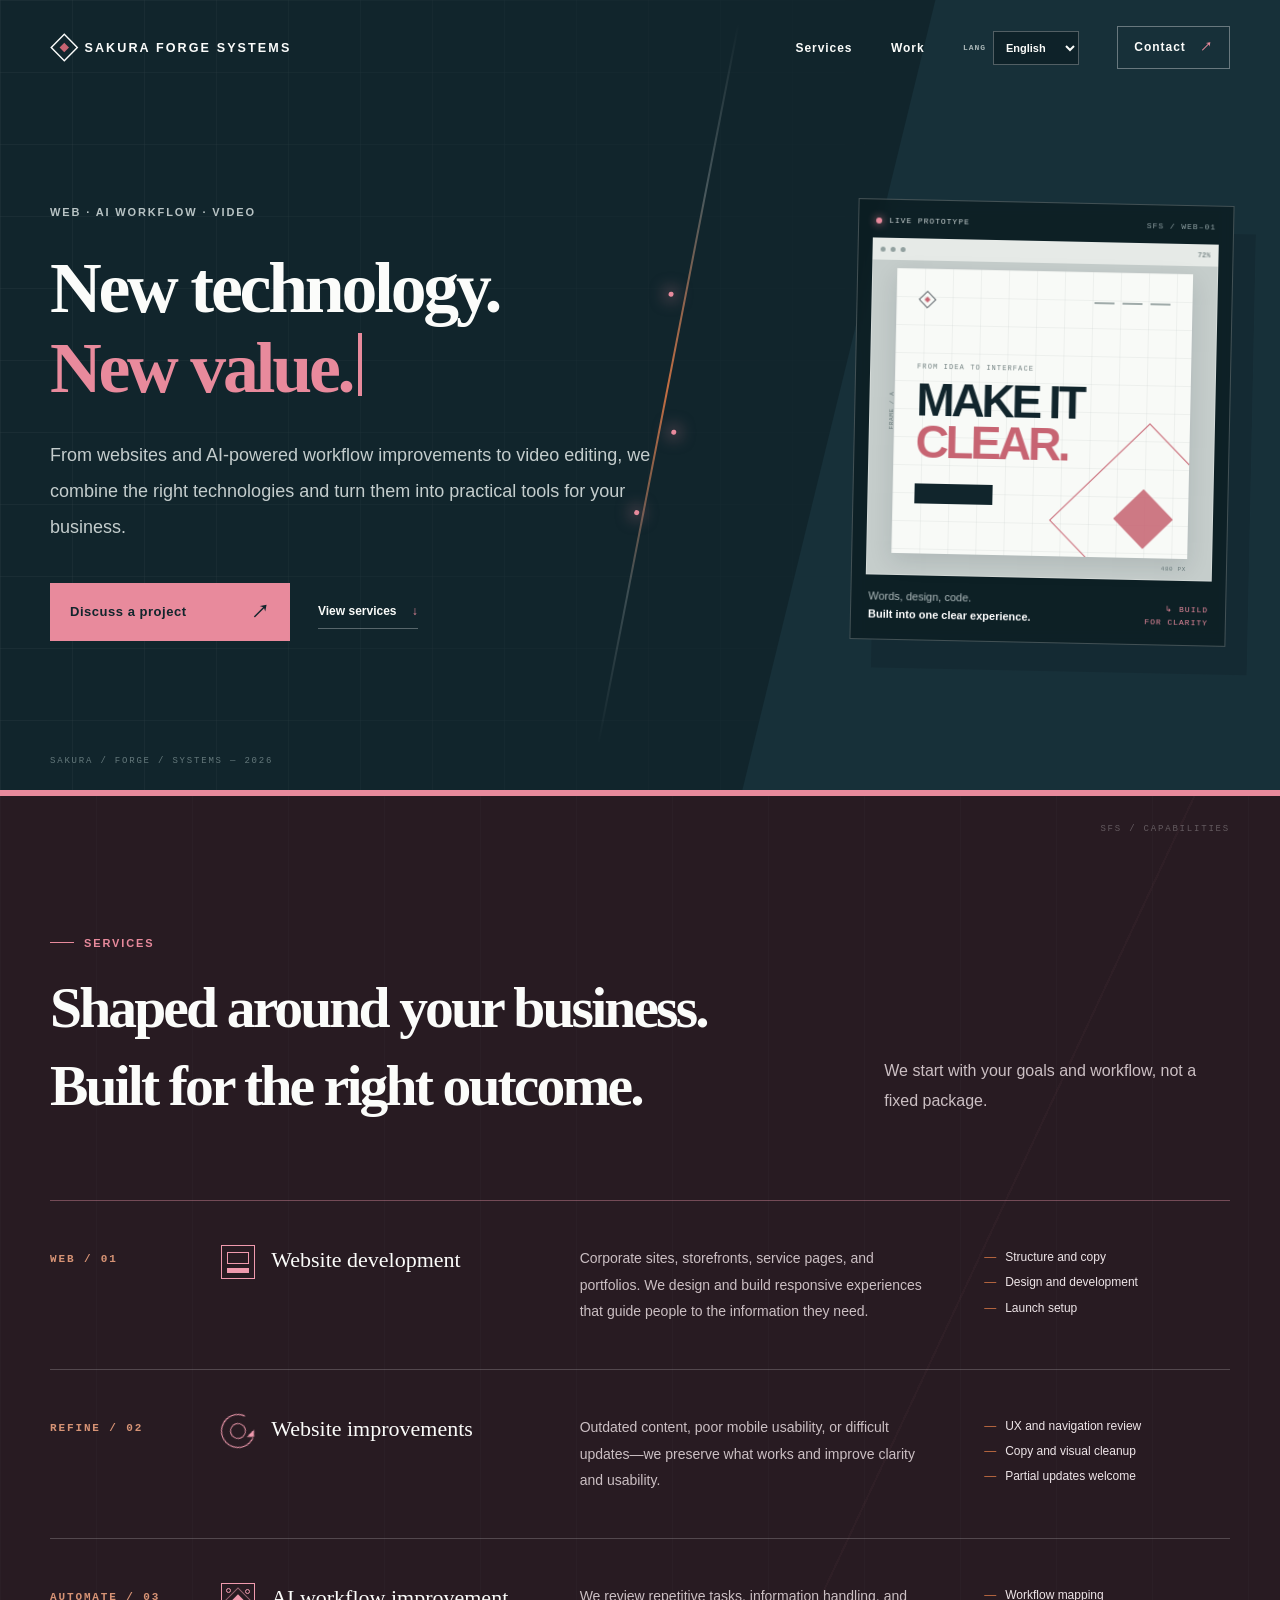
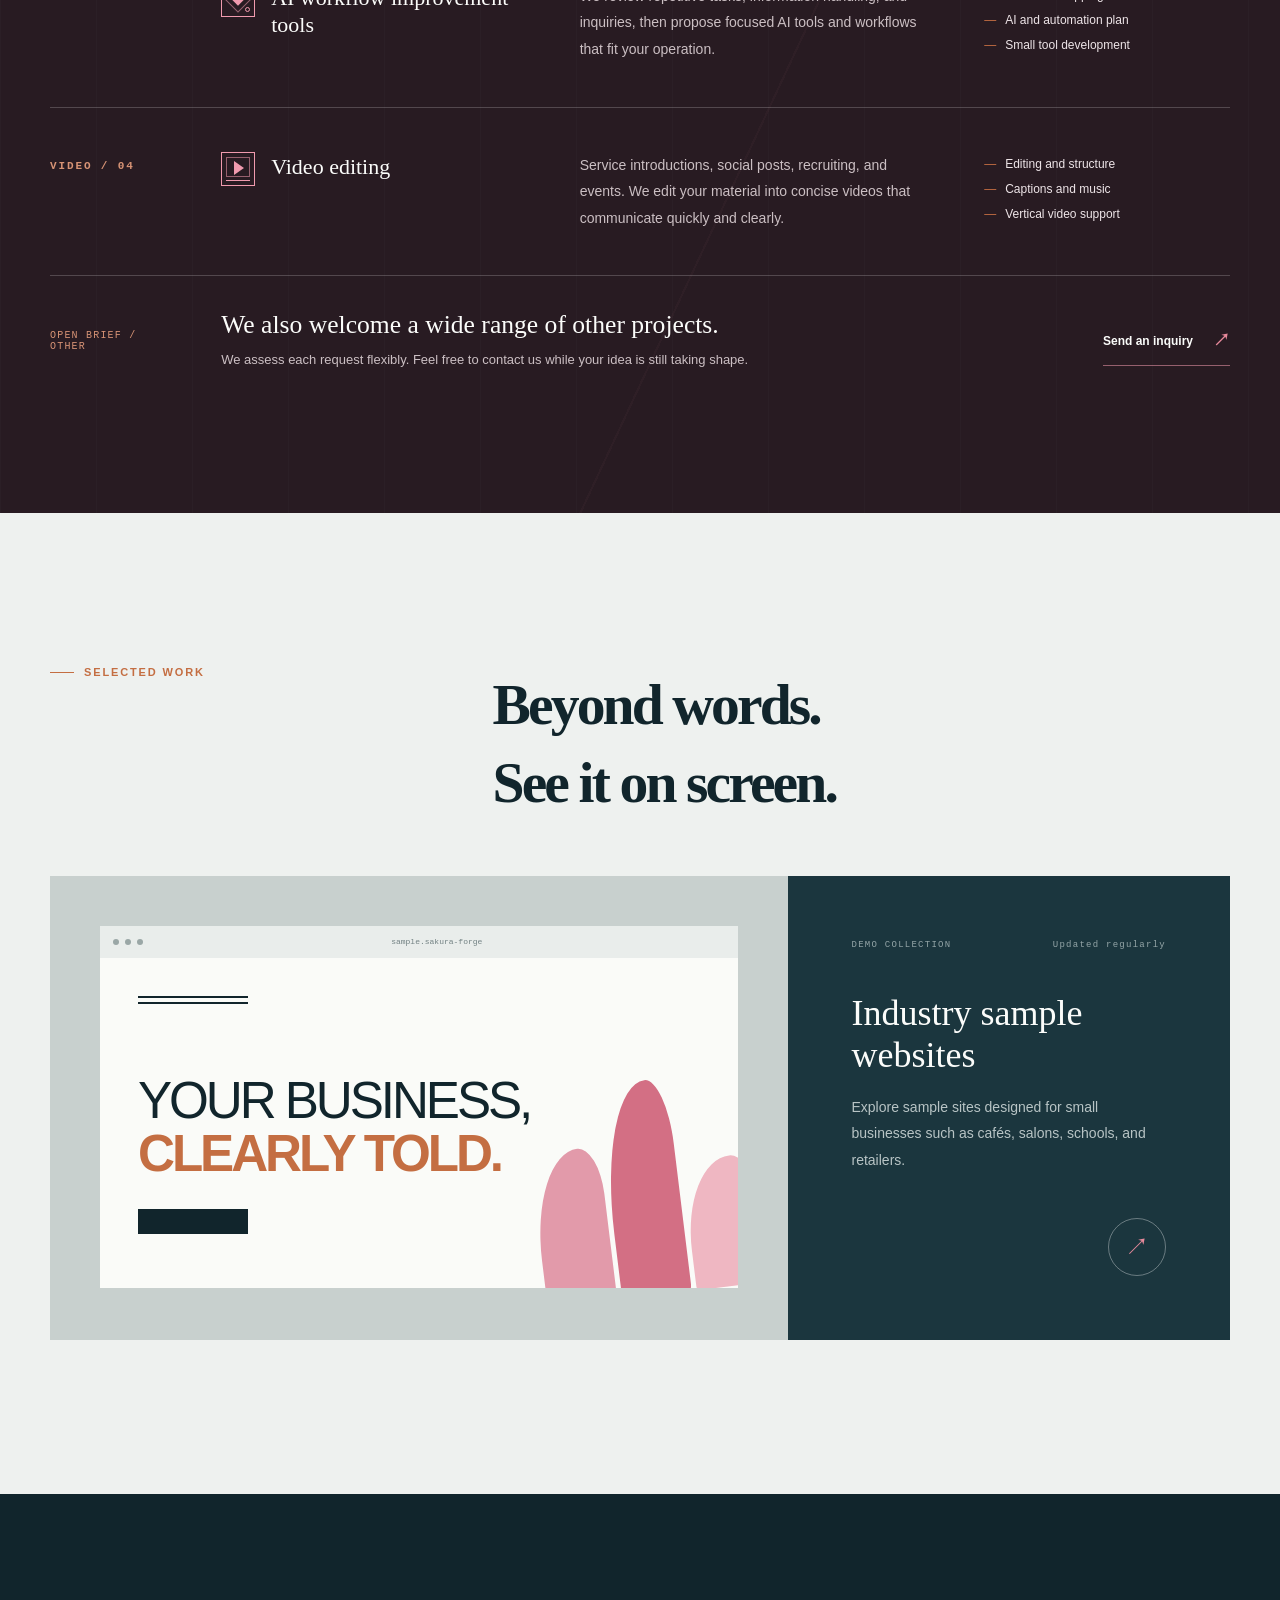
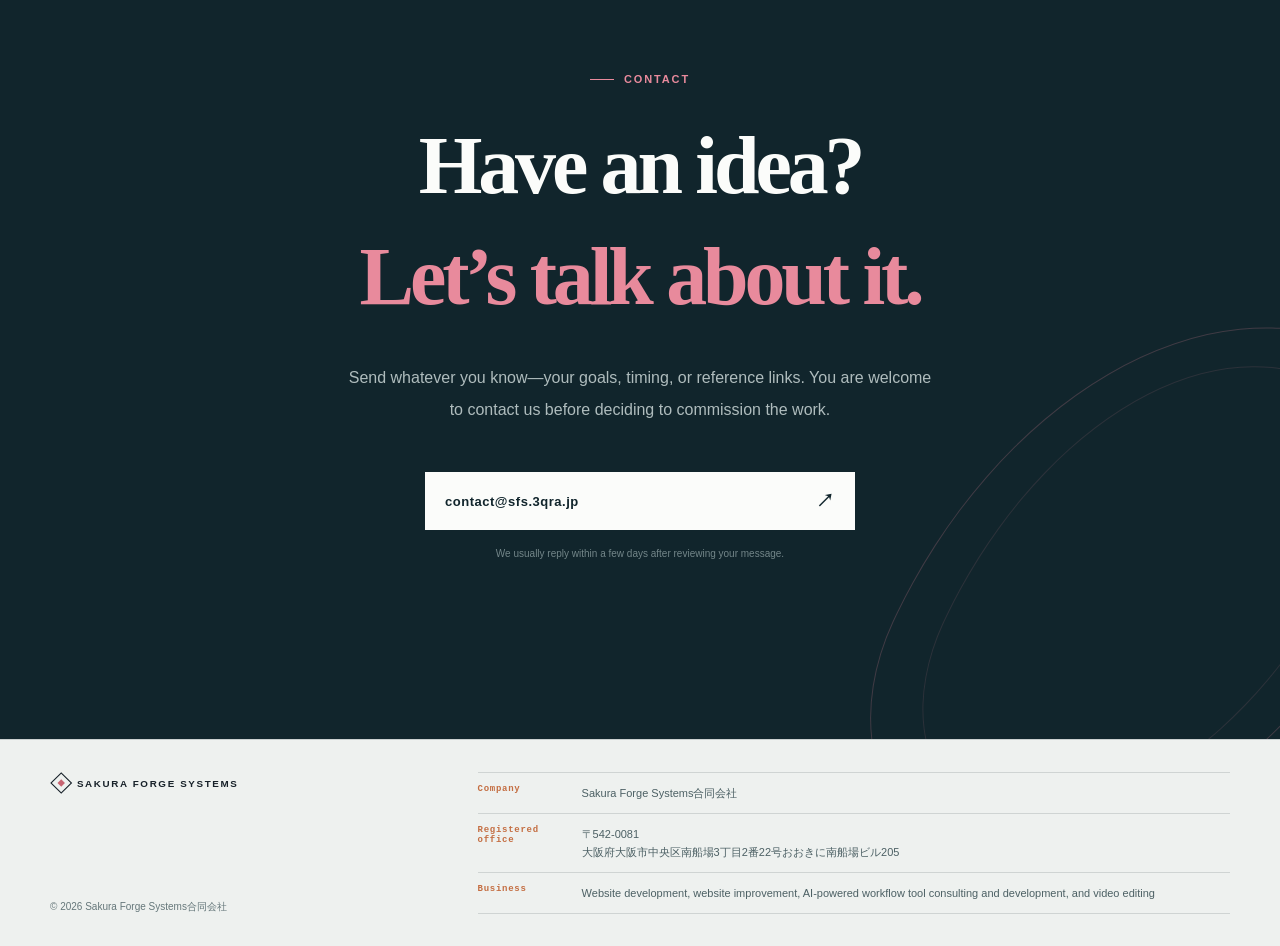
<file: index.html>
<!doctype html>
<html lang="ja">
<head>
  <meta charset="utf-8">
  <meta name="viewport" content="width=device-width, initial-scale=1">
  <meta name="description" data-i18n-content="meta_description" content="Sakura Forge Systemsは、Webサイト制作・既存サイト改善・AI業務改善ツールの提案・動画編集など、多様な制作案件に対応します。">
  <meta property="og:title" content="Sakura Forge Systems｜Web・AI・動画で価値を創出">
  <meta property="og:description" data-i18n-content="og_description" content="Web制作、既存サイト改善、AIを使った業務改善、動画編集まで。必要な技術を組み合わせて形にします。">
  <meta property="og:type" content="website">
  <meta property="og:url" content="https://sfs.3qra.jp/">
  <meta name="theme-color" content="#11252c">
  <title>Sakura Forge Systems｜Web・AI・動画で価値を創出</title>
  <link rel="canonical" href="https://sfs.3qra.jp/">
  <link rel="icon" href="./assets/logo/sfs-mark-dark.svg" type="image/svg+xml">
  <link rel="stylesheet" href="./styles.css">
  <script type="application/ld+json">
    {
      "@context": "https://schema.org",
      "@type": "Organization",
      "name": "Sakura Forge Systems合同会社",
      "alternateName": "Sakura Forge Systems",
      "url": "https://sfs.3qra.jp/",
      "email": "contact@sfs.3qra.jp",
      "address": {
        "@type": "PostalAddress",
        "postalCode": "542-0081",
        "addressRegion": "大阪府",
        "addressLocality": "大阪市中央区",
        "streetAddress": "南船場3丁目2番22号おおきに南船場ビル205",
        "addressCountry": "JP"
      },
      "description": "Webサイト制作、既存サイト改善、AIを活用した業務改善ツールの提案・開発、動画編集"
    }
  </script>
</head>
<body>
  <a class="skip-link" href="#main" data-i18n="skip">本文へ移動</a>

  <header class="site-header">
    <a class="brand" href="#top" aria-label="Sakura Forge Systems Home">
      <img src="./assets/logo/sfs-logo-horizontal-light.svg" alt="Sakura Forge Systems" width="360" height="32">
    </a>
    <nav class="nav" aria-label="メインナビゲーション" data-i18n-aria-label="nav_aria">
      <a href="#services" data-i18n="nav_services">できること</a>
      <a href="#work" data-i18n="nav_work">制作見本</a>
      <label class="language-picker">
        <span class="language-mark" aria-hidden="true">LANG</span>
        <select id="language-select" aria-label="言語を選択" data-i18n-aria-label="language_label">
          <option value="ja">日本語</option>
          <option value="en">English</option>
          <option value="zh-CN">简体中文</option>
          <option value="zh-TW">繁體中文</option>
          <option value="ko">한국어</option>
          <option value="es">Español</option>
          <option value="fr">Français</option>
          <option value="ru">Русский</option>
          <option value="vi">Tiếng Việt</option>
          <option value="hi">हिन्दी</option>
        </select>
      </label>
      <a class="nav-contact" href="mailto:contact@sfs.3qra.jp"><span data-i18n="nav_contact">相談する</span> <span aria-hidden="true">↗</span></a>
    </nav>
  </header>

  <main id="main">
    <section class="hero" id="top">
      <div class="hero-grid" aria-hidden="true"></div>
      <div class="forge-line" aria-hidden="true"><span></span></div>

      <div class="hero-copy">
        <p class="eyebrow" data-i18n="hero_scope">Web制作・AI業務改善・動画編集</p>
        <h1 aria-label="新しい技術で、価値を創出。" data-i18n-aria-label="hero_title_aria"><span data-i18n="hero_title_top">新しい技術で、</span><br><em class="type-text" data-type="価値を創出。" data-i18n="hero_title_typed" data-i18n-data-type="hero_title_typed" aria-hidden="true">価値を創出。</em></h1>
        <p class="hero-lead" data-i18n="hero_lead">サイト制作からAIを使った業務改善、動画編集まで。目的に合わせて必要な技術を組み合わせ、日々の仕事で使える形へ仕上げます。</p>
        <div class="hero-actions">
          <a class="button button-primary" data-mail-subject="project" href="mailto:contact@sfs.3qra.jp?subject=制作・開発についての相談"><span data-i18n="hero_cta">案件について相談する</span> <span aria-hidden="true">↗</span></a>
          <a class="text-link" href="#services"><span data-i18n="hero_services_link">できることを見る</span> <span aria-hidden="true">↓</span></a>
        </div>
      </div>

      <aside class="studio-board" aria-label="Sakura Forge Systemsの制作イメージ" data-i18n-aria-label="hero_board_aria">
        <div class="board-head">
          <span><i></i> LIVE PROTOTYPE</span>
          <span>SFS / WEB–01</span>
        </div>
        <div class="board-canvas" aria-hidden="true">
          <div class="canvas-tools"><span></span><span></span><span></span><b>72%</b></div>
          <div class="canvas-page">
            <div class="canvas-nav"><img src="./assets/logo/sfs-mark-dark.svg" alt=""><i></i><i></i><i></i></div>
            <p class="canvas-label">FROM IDEA TO INTERFACE</p>
            <strong>MAKE IT<br><em>CLEAR.</em></strong>
            <div class="canvas-action"></div>
            <div class="canvas-shape shape-a"></div>
            <div class="canvas-shape shape-b"></div>
          </div>
          <span class="measure measure-x">480 PX</span>
          <span class="measure measure-y">FRAME / A</span>
        </div>
        <div class="board-foot"><p><span data-i18n="hero_board_materials">言葉、設計、コード。</span><br><strong data-i18n="hero_board_build">ひとつの画面へ組み上げる。</strong></p><span>↳ BUILD<br>FOR CLARITY</span></div>
      </aside>

      <p class="hero-index" aria-hidden="true">SAKURA / FORGE / SYSTEMS — 2026</p>
    </section>

    <section class="services" id="services" aria-labelledby="services-title">
      <div class="section-shell section-intro">
        <div>
          <p class="section-tag light" data-i18n="services_tag">できること</p>
          <h2 id="services-title"><span data-i18n="services_title_top">事業の輪郭に合わせて、</span><br><span data-i18n="services_title_bottom">最適解を提供します。</span></h2>
        </div>
        <p data-i18n="services_lead">制作内容を決まった型へ押し込まず、目的と運用方法から逆算します。</p>
      </div>

      <div class="service-list section-shell">
        <article class="service-item">
          <p class="service-code">WEB / 01</p>
          <div class="service-title"><span class="service-glyph glyph-web" aria-hidden="true"><i></i><i></i></span><h3 data-i18n="web_title">Webサイト制作</h3></div>
          <p data-i18n="web_desc">コーポレートサイトや店舗紹介、サービス案内、ポートフォリオまで。目的と閲覧環境に合わせ、迷わず情報へ届く画面を設計・実装します。</p>
          <ul><li data-i18n="web_b1">構成・文章整理</li><li data-i18n="web_b2">デザイン・実装</li><li data-i18n="web_b3">公開環境の設定</li></ul>
        </article>
        <article class="service-item">
          <p class="service-code">REFINE / 02</p>
          <div class="service-title"><span class="service-glyph glyph-refine" aria-hidden="true"><i></i></span><h3 data-i18n="refine_title">既存サイトの改善</h3></div>
          <p data-i18n="refine_desc">情報が古い、スマホで見づらい、更新しにくい。今あるサイトの良い部分を残しながら、伝わり方と使いやすさを整えます。</p>
          <ul><li data-i18n="refine_b1">表示・導線の見直し</li><li data-i18n="refine_b2">文章と見た目の整理</li><li data-i18n="refine_b3">部分改修にも対応</li></ul>
        </article>
        <article class="service-item">
          <p class="service-code">AUTOMATE / 03</p>
          <div class="service-title"><span class="service-glyph glyph-ai" aria-hidden="true"><i></i><i></i><i></i></span><h3 data-i18n="ai_title">AIを使った業務改善ツールの提案</h3></div>
          <p data-i18n="ai_desc">定型作業や情報整理、問い合わせ対応など、日々の業務を見直し、AIを活用した小さなツールや仕組みをご提案します。</p>
          <ul><li data-i18n="ai_b1">業務フローの整理</li><li data-i18n="ai_b2">AI活用・自動化の提案</li><li data-i18n="ai_b3">ミニツール開発</li></ul>
        </article>
        <article class="service-item">
          <p class="service-code">VIDEO / 04</p>
          <div class="service-title"><span class="service-glyph glyph-video" aria-hidden="true"><i></i><i></i></span><h3 data-i18n="video_title">動画編集</h3></div>
          <p data-i18n="video_desc">サービス紹介、SNS投稿、採用・イベント向けなど。素材と目的に合わせ、伝えたい内容が短時間で届く動画に編集します。</p>
          <ul><li data-i18n="video_b1">カット・構成</li><li data-i18n="video_b2">テロップ・BGM</li><li data-i18n="video_b3">縦型動画にも対応</li></ul>
        </article>
        <aside class="service-more">
          <p>OPEN BRIEF / OTHER</p>
          <div><strong data-i18n="other_title">その他、多様な案件も受け付けています。</strong><span data-i18n="other_desc">内容に応じて柔軟に検討します。構想の段階からお気軽にご相談ください。</span></div>
          <a data-mail-subject="other" href="mailto:contact@sfs.3qra.jp?subject=その他の案件についての相談"><span data-i18n="other_cta">相談内容を送る</span> <span aria-hidden="true">↗</span></a>
        </aside>
      </div>
    </section>

    <section class="work section-shell" id="work" aria-labelledby="work-title">
      <div class="work-heading">
        <p class="section-tag" data-i18n="work_tag">制作見本</p>
        <h2 id="work-title"><span data-i18n="work_title_top">言葉だけでなく、</span><br><span data-i18n="work_title_bottom">実際の画面で。</span></h2>
      </div>
      <a class="work-card" href="./samples/">
        <div class="browser-mockup" aria-hidden="true">
          <div class="browser-bar"><i></i><i></i><i></i><span>sample.sakura-forge</span></div>
          <div class="mock-body">
            <div class="mock-nav"></div>
            <p>YOUR BUSINESS,<br><b>CLEARLY TOLD.</b></p>
            <div class="mock-button"></div>
            <div class="mock-photo"><span></span><span></span><span></span></div>
          </div>
        </div>
        <div class="work-meta">
          <p><span>DEMO COLLECTION</span><span data-i18n="work_update">随時更新</span></p>
          <h3 data-i18n="work_card_title">業種別サンプルサイト</h3>
          <p data-i18n="work_desc">カフェ、美容室、教室、小売店など、小さな事業を想定した制作見本を公開しています。</p>
          <span class="circle-arrow" aria-hidden="true">↗</span>
        </div>
      </a>
    </section>

    <section class="contact" id="contact" aria-labelledby="contact-title">
      <div class="contact-petal" aria-hidden="true"></div>
      <div class="section-shell contact-inner">
        <p class="section-tag light" data-i18n="contact_tag">お問い合わせ</p>
        <h2 id="contact-title"><span data-i18n="contact_title_top">その構想、</span><br><em data-i18n="contact_title_em">まずは聞かせてください。</em></h2>
        <p data-i18n="contact_desc">相談内容・希望時期・参考URLなど、分かる範囲でお送りください。依頼するか決まっていない段階でも構いません。</p>
        <a class="button button-contact" data-mail-subject="contact" href="mailto:contact@sfs.3qra.jp?subject=制作についての相談">contact@sfs.3qra.jp <span aria-hidden="true">↗</span></a>
        <small data-i18n="contact_note">通常、内容を確認してから数日以内に返信します。</small>
      </div>
    </section>
  </main>

  <footer class="footer">
    <div class="footer-inner section-shell">
      <div class="footer-identity">
        <a class="brand footer-brand" href="#top">
          <img src="./assets/logo/sfs-logo-horizontal-dark.svg" alt="Sakura Forge Systems" width="360" height="32">
        </a>
        <p>© 2026 Sakura Forge Systems合同会社</p>
      </div>
      <div class="company-profile" aria-label="会社情報" data-i18n-aria-label="company_info_aria">
        <dl>
          <div><dt data-i18n="company_name_label">会社名</dt><dd lang="ja">Sakura Forge Systems合同会社</dd></div>
          <div><dt data-i18n="company_address_label">本店所在地</dt><dd lang="ja">〒542-0081<br>大阪府大阪市中央区南船場3丁目2番22号おおきに南船場ビル205</dd></div>
          <div><dt data-i18n="company_business_label">事業内容</dt><dd data-i18n="company_business">Webサイト制作、既存サイト改善、AIを活用した業務改善ツールの提案・開発、動画編集</dd></div>
        </dl>
      </div>
    </div>
  </footer>
  <script src="./i18n.js" defer></script>
  <script src="./motion.js" defer></script>
</body>
</html>
</file>
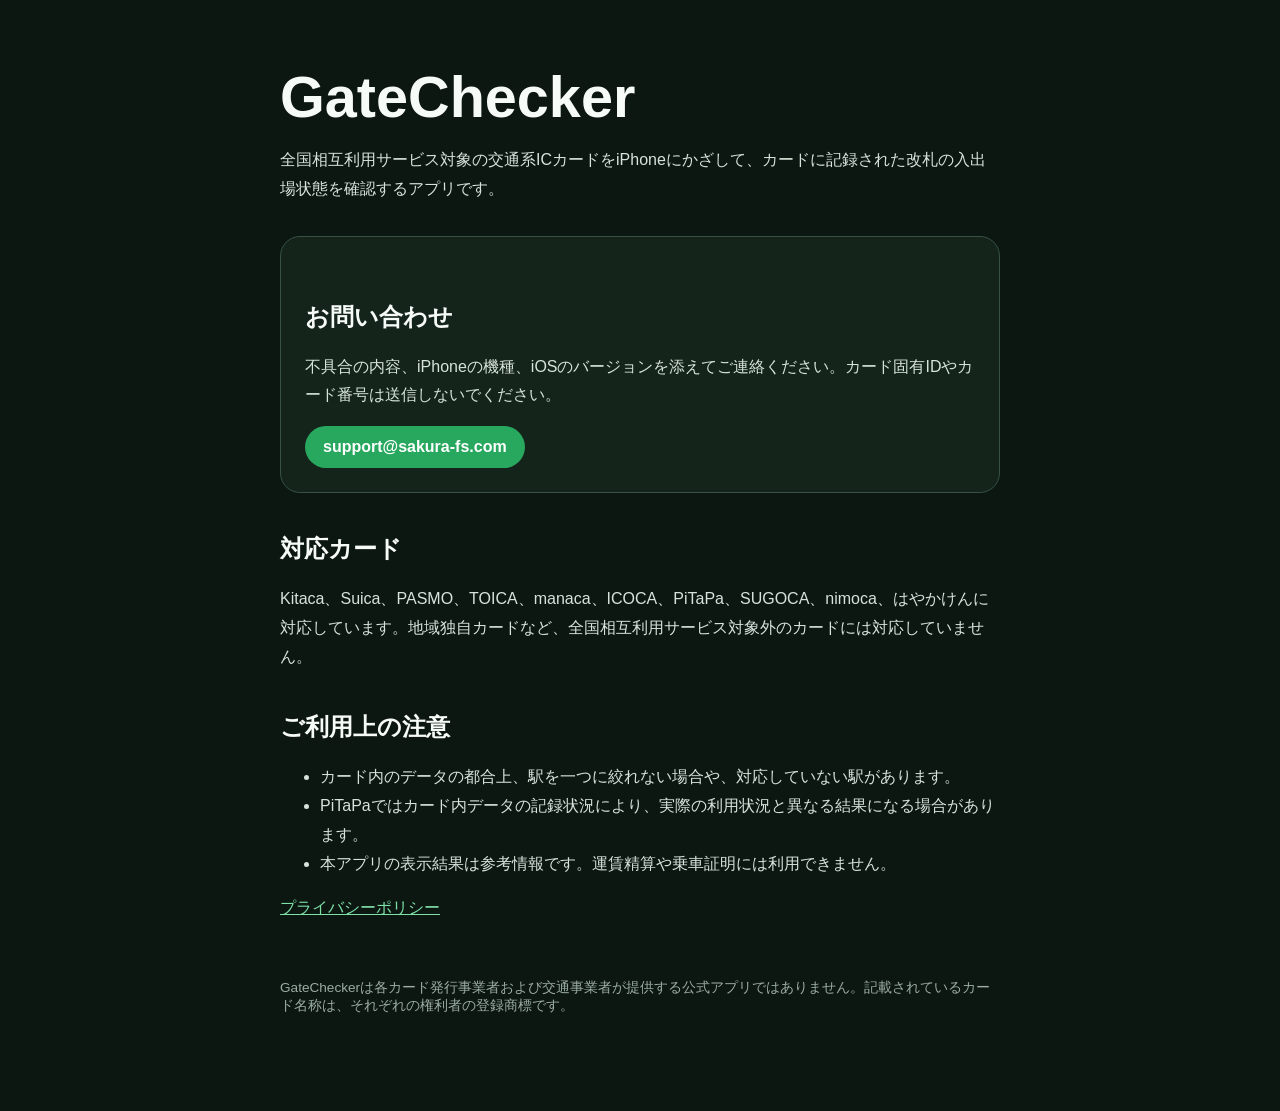
<file: gatechecker/index.html>
<!doctype html>
<html lang="ja">
<head>
  <meta charset="utf-8">
  <meta name="viewport" content="width=device-width, initial-scale=1">
  <meta name="description" content="GateCheckerのサポートページ。交通系ICカードの改札内・改札外の状態をiPhoneで確認できます。">
  <title>GateChecker サポート</title>
  <style>
    :root { color-scheme: light dark; font-family: -apple-system, BlinkMacSystemFont, "Helvetica Neue", sans-serif; }
    body { margin: 0; background: #0d1712; color: #f7fbf8; }
    main { max-width: 720px; margin: 0 auto; padding: 64px 24px 96px; }
    h1 { font-size: clamp(2rem, 7vw, 3.6rem); margin: 0 0 12px; }
    h2 { margin-top: 40px; }
    p, li { line-height: 1.8; color: #d7e3da; }
    a { color: #7ee2a8; }
    .card { margin-top: 32px; padding: 24px; border: 1px solid #365244; border-radius: 20px; background: #15241b; }
    .button { display: inline-block; padding: 12px 18px; border-radius: 999px; background: #28a85f; color: white; text-decoration: none; font-weight: 700; }
    footer { margin-top: 56px; font-size: .85rem; color: #9aaca0; }
  </style>
</head>
<body>
  <main>
    <h1>GateChecker</h1>
    <p>全国相互利用サービス対象の交通系ICカードをiPhoneにかざして、カードに記録された改札の入出場状態を確認するアプリです。</p>

    <div class="card">
      <h2>お問い合わせ</h2>
      <p>不具合の内容、iPhoneの機種、iOSのバージョンを添えてご連絡ください。カード固有IDやカード番号は送信しないでください。</p>
      <a class="button" href="mailto:support@sakura-fs.com?subject=GateChecker%20Support">support@sakura-fs.com</a>
    </div>

    <h2>対応カード</h2>
    <p>Kitaca、Suica、PASMO、TOICA、manaca、ICOCA、PiTaPa、SUGOCA、nimoca、はやかけんに対応しています。地域独自カードなど、全国相互利用サービス対象外のカードには対応していません。</p>

    <h2>ご利用上の注意</h2>
    <ul>
      <li>カード内のデータの都合上、駅を一つに絞れない場合や、対応していない駅があります。</li>
      <li>PiTaPaではカード内データの記録状況により、実際の利用状況と異なる結果になる場合があります。</li>
      <li>本アプリの表示結果は参考情報です。運賃精算や乗車証明には利用できません。</li>
    </ul>

    <p><a href="./privacy/">プライバシーポリシー</a></p>
    <footer>GateCheckerは各カード発行事業者および交通事業者が提供する公式アプリではありません。記載されているカード名称は、それぞれの権利者の登録商標です。</footer>
  </main>
</body>
</html>
</file>
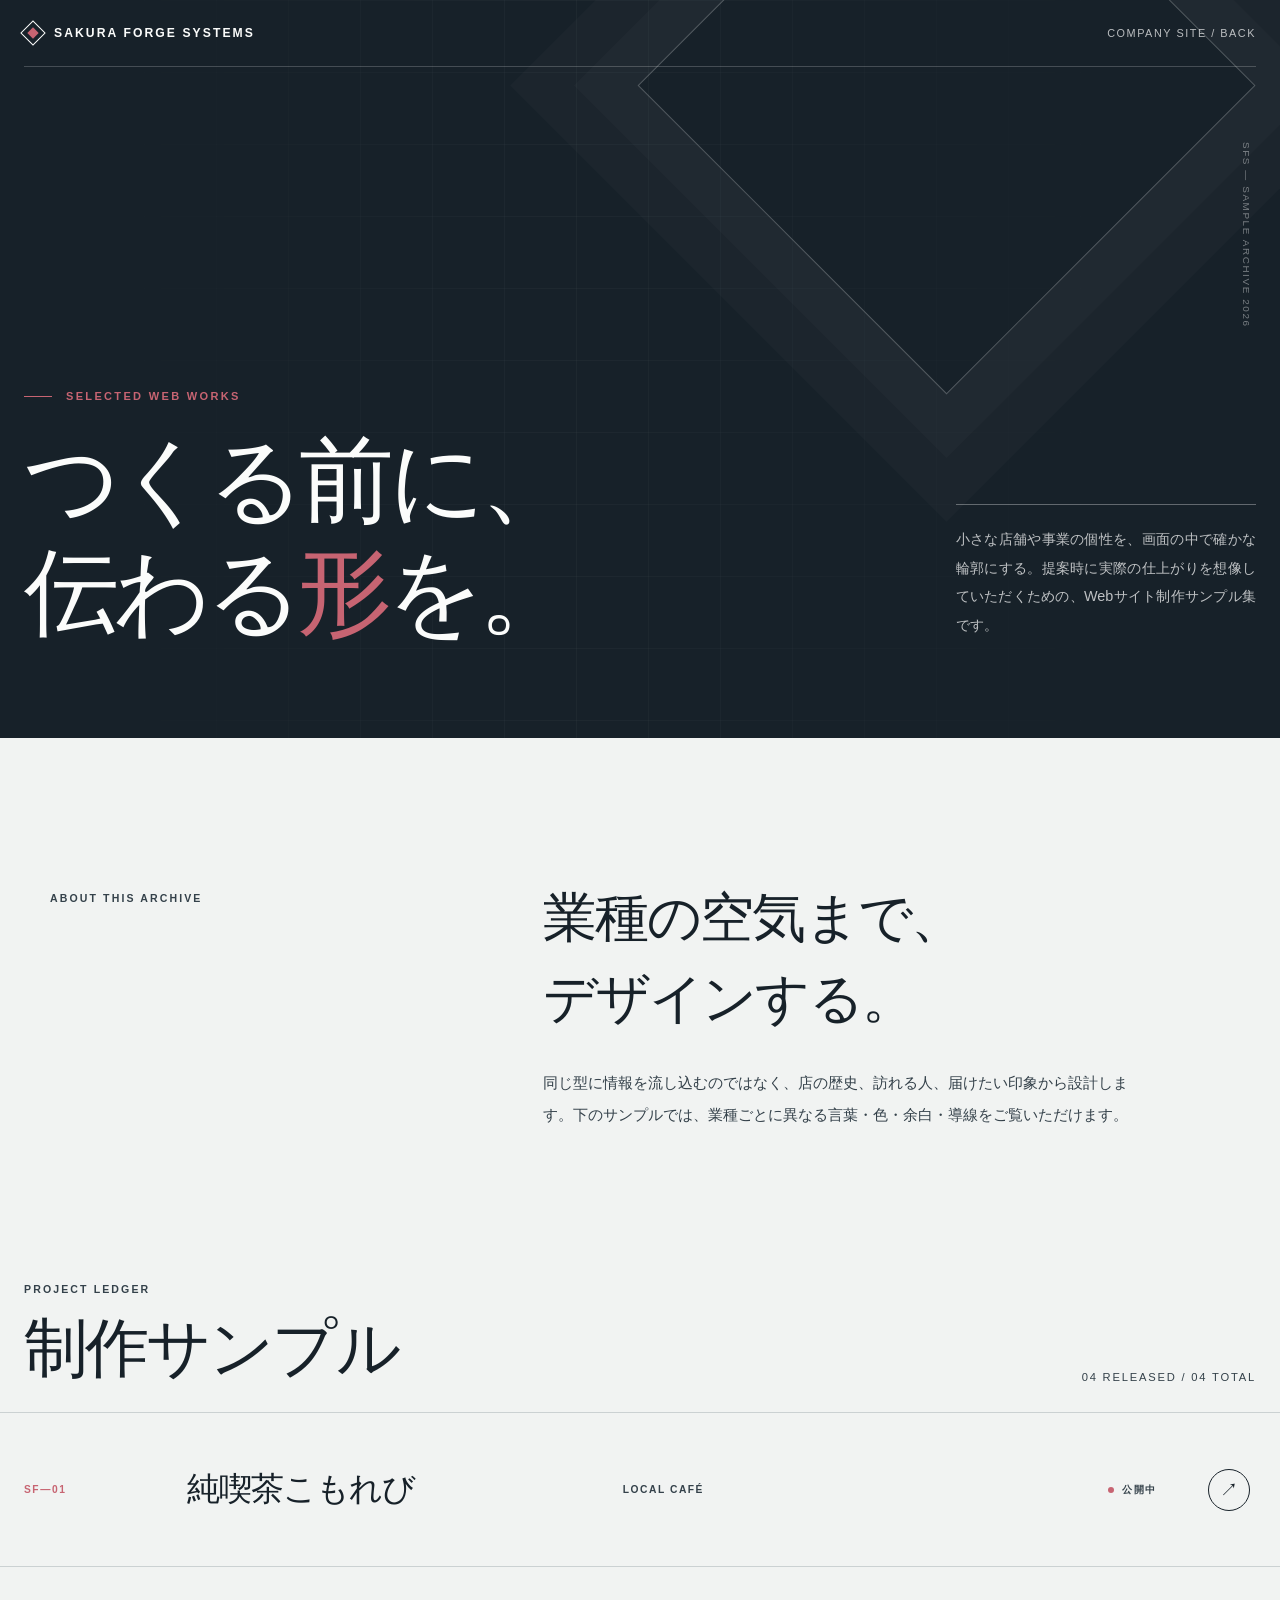
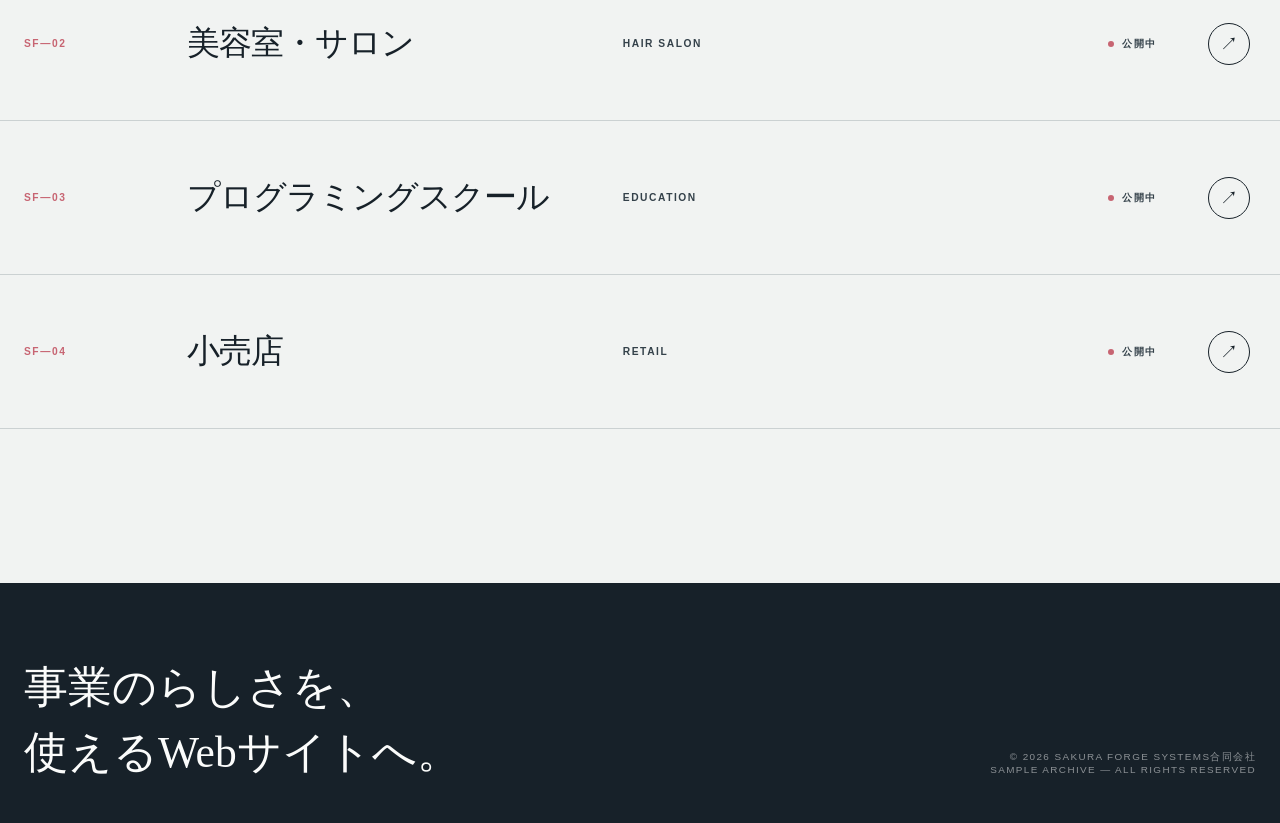
<file: samples/index.html>
<!doctype html>
<html lang="ja">
<head>
  <meta charset="utf-8" />
  <meta name="viewport" content="width=device-width, initial-scale=1" />
  <meta name="description" content="Sakura Forge Systemsが制作した、小規模店舗・事業者向けWebサイトのサンプル集です。" />
  <meta name="theme-color" content="#172129" />
  <title>Web制作サンプル｜Sakura Forge Systems</title>
  <style>
    :root {
      --ink: #172129;
      --ink-soft: #34414a;
      --steel: #9ba8ae;
      --paper: #f1f3f2;
      --white: #fbfcfb;
      --sakura-rust: #c76472;
      --line: #cbd1d2;
      --display: "Yu Mincho", "Hiragino Mincho ProN", "Hiragino Mincho Pro", serif;
      --body: "Yu Gothic", "Hiragino Kaku Gothic ProN", "BIZ UDPGothic", sans-serif;
      --utility: "Arial Narrow", "Roboto Condensed", "Yu Gothic", sans-serif;
    }

    * { box-sizing: border-box; }

    html { scroll-behavior: smooth; }

    body {
      margin: 0;
      color: var(--ink);
      background: var(--paper);
      font-family: var(--body);
      font-feature-settings: "palt";
      -webkit-font-smoothing: antialiased;
    }

    a { color: inherit; }

    a:focus-visible {
      outline: 3px solid var(--sakura-rust);
      outline-offset: 5px;
    }

    .site-header {
      position: absolute;
      inset: 0 0 auto;
      z-index: 2;
      display: flex;
      align-items: center;
      justify-content: space-between;
      width: min(100% - 48px, 1360px);
      margin-inline: auto;
      padding-block: 24px;
      color: var(--white);
      border-bottom: 1px solid rgba(255, 255, 255, .2);
    }

    .brand {
      display: inline-flex;
      align-items: center;
      gap: 12px;
      color: inherit;
      text-decoration: none;
      font-family: var(--utility);
      font-size: .76rem;
      font-weight: 700;
      letter-spacing: .17em;
      text-transform: uppercase;
    }

    .brand-mark {
      position: relative;
      width: 18px;
      height: 18px;
      border: 1px solid currentColor;
      transform: rotate(45deg);
    }

    .brand-mark::after {
      content: "";
      position: absolute;
      inset: 4px;
      background: var(--sakura-rust);
    }

    .header-note {
      margin: 0;
      font-family: var(--utility);
      font-size: .68rem;
      letter-spacing: .14em;
      text-transform: uppercase;
      color: rgba(255, 255, 255, .7);
      text-decoration: none;
    }

    .hero {
      position: relative;
      min-height: 660px;
      height: min(82vh, 820px);
      overflow: hidden;
      color: var(--white);
      background: var(--ink);
    }

    .hero::before {
      content: "";
      position: absolute;
      inset: 0;
      opacity: .16;
      background-image:
        linear-gradient(rgba(255,255,255,.2) 1px, transparent 1px),
        linear-gradient(90deg, rgba(255,255,255,.2) 1px, transparent 1px);
      background-size: 72px 72px;
      mask-image: linear-gradient(to right, transparent 8%, #000 44%, transparent 88%);
    }

    .hero::after {
      content: "";
      position: absolute;
      top: -18%;
      right: 9%;
      width: clamp(260px, 34vw, 540px);
      aspect-ratio: 1;
      border: 1px solid rgba(255,255,255,.25);
      transform: rotate(45deg);
      box-shadow:
        0 0 0 45px rgba(255,255,255,.018),
        0 0 0 90px rgba(255,255,255,.018);
    }

    .hero-inner {
      position: relative;
      z-index: 1;
      display: grid;
      grid-template-columns: minmax(0, 1fr) minmax(220px, .34fr);
      align-items: end;
      gap: 48px;
      width: min(100% - 48px, 1360px);
      height: 100%;
      margin-inline: auto;
      padding: 152px 0 88px;
    }

    .eyebrow {
      display: flex;
      align-items: center;
      gap: 14px;
      margin: 0 0 24px;
      color: var(--sakura-rust);
      font-family: var(--utility);
      font-size: .69rem;
      font-weight: 700;
      letter-spacing: .21em;
      text-transform: uppercase;
    }

    .eyebrow::before {
      content: "";
      width: 28px;
      height: 1px;
      background: currentColor;
    }

    h1 {
      max-width: 9em;
      margin: 0;
      font-family: var(--display);
      font-size: clamp(3.3rem, 7.4vw, 7.4rem);
      font-weight: 500;
      line-height: 1.18;
      letter-spacing: -.055em;
    }

    h1 .accent {
      color: var(--sakura-rust);
      font-style: normal;
    }

    .hero-copy {
      align-self: end;
      margin: 0 0 10px;
      padding-top: 20px;
      border-top: 1px solid rgba(255,255,255,.32);
      color: rgba(255,255,255,.72);
      font-size: .9rem;
      line-height: 2;
      text-align: justify;
    }

    .hero-index {
      position: absolute;
      right: 4px;
      top: 142px;
      font-family: var(--utility);
      font-size: .62rem;
      letter-spacing: .16em;
      writing-mode: vertical-rl;
      color: rgba(255,255,255,.42);
    }

    main { overflow: hidden; }

    .intro {
      display: grid;
      grid-template-columns: .55fr 1fr;
      gap: clamp(48px, 9vw, 150px);
      width: min(100% - 48px, 1180px);
      margin-inline: auto;
      padding: clamp(88px, 12vw, 160px) 0;
    }

    .section-label {
      margin: 0;
      color: var(--ink-soft);
      font-family: var(--utility);
      font-size: .66rem;
      font-weight: 700;
      letter-spacing: .2em;
      text-transform: uppercase;
    }

    .intro h2 {
      margin: -.25em 0 28px;
      font-family: var(--display);
      font-size: clamp(2rem, 4.2vw, 3.65rem);
      font-weight: 500;
      line-height: 1.5;
      letter-spacing: -.035em;
    }

    .intro-copy p {
      max-width: 38rem;
      margin: 0;
      color: var(--ink-soft);
      font-size: .95rem;
      line-height: 2.05;
    }

    .works {
      padding: 0 0 clamp(96px, 12vw, 168px);
    }

    .works-head {
      display: flex;
      align-items: end;
      justify-content: space-between;
      width: min(100% - 48px, 1360px);
      margin: 0 auto 20px;
    }

    .works-head h2 {
      margin: 10px 0 0;
      font-family: var(--display);
      font-size: clamp(2.5rem, 5vw, 4.8rem);
      font-weight: 500;
      letter-spacing: -.045em;
    }

    .works-count {
      margin: 0 0 9px;
      font-family: var(--utility);
      font-size: .7rem;
      letter-spacing: .16em;
      color: var(--ink-soft);
    }

    .project-list {
      border-top: 1px solid var(--line);
    }

    .project {
      position: relative;
      display: grid;
      grid-template-columns: 7rem minmax(220px, .72fr) 1fr 3rem;
      align-items: center;
      gap: clamp(20px, 4vw, 64px);
      min-height: 154px;
      padding: 30px max(24px, calc((100vw - 1360px) / 2));
      border-bottom: 1px solid var(--line);
      color: inherit;
      text-decoration: none;
      isolation: isolate;
      transition: color .35s ease;
      animation: project-arrive .7s both;
      animation-delay: calc(var(--project-order) * 105ms);
    }

    .project::before {
      content: "";
      position: absolute;
      inset: 0;
      z-index: -1;
      background: var(--ink);
      transform: scaleY(0);
      transform-origin: bottom;
      transition: transform .35s cubic-bezier(.22,.75,.28,1);
    }

    .project:hover,
    .project:focus-visible { color: var(--white); }

    .project:hover::before,
    .project:focus-visible::before { transform: scaleY(1); }

    .project-id,
    .project-type,
    .project-state {
      font-family: var(--utility);
      font-size: .64rem;
      font-weight: 700;
      letter-spacing: .15em;
      text-transform: uppercase;
    }

    .project-id { color: var(--sakura-rust); }

    .project-title {
      margin: 0;
      font-family: var(--display);
      font-size: clamp(1.55rem, 2.6vw, 2.55rem);
      font-weight: 500;
      line-height: 1.35;
      letter-spacing: -.03em;
    }

    .project-meta {
      display: flex;
      align-items: center;
      justify-content: space-between;
      gap: 24px;
      color: var(--ink-soft);
      transition: color .35s ease;
    }

    .project:hover .project-meta,
    .project:focus-visible .project-meta { color: rgba(255,255,255,.65); }

    .project-state {
      display: inline-flex;
      align-items: center;
      gap: 8px;
    }

    .project-state::before {
      content: "";
      width: 6px;
      height: 6px;
      border-radius: 50%;
      background: var(--sakura-rust);
    }

    .project-arrow {
      display: grid;
      place-items: center;
      width: 42px;
      height: 42px;
      border: 1px solid currentColor;
      border-radius: 50%;
      font-size: 1.1rem;
      transition: transform .3s ease, background .3s ease, color .3s ease;
    }

    .project:hover .project-arrow,
    .project:focus-visible .project-arrow {
      color: var(--ink);
      background: var(--white);
      transform: rotate(-35deg);
    }

    @keyframes project-arrive {
      from { opacity: 0; transform: translateY(22px); }
      to { opacity: 1; transform: none; }
    }

    .project.is-upcoming { cursor: default; }
    .project.is-upcoming::before { display: none; }
    .project.is-upcoming:hover { color: inherit; }
    .project.is-upcoming .project-state::before { background: var(--steel); }
    .project.is-upcoming .project-title { color: #737e83; }
    .project.is-upcoming .project-arrow { border-style: dashed; color: var(--steel); }

    .site-footer {
      color: var(--white);
      background: var(--ink);
    }

    .footer-inner {
      display: grid;
      grid-template-columns: 1fr auto;
      align-items: end;
      gap: 40px;
      width: min(100% - 48px, 1360px);
      margin-inline: auto;
      padding: 72px 0 38px;
    }

    .footer-line {
      margin: 0;
      font-family: var(--display);
      font-size: clamp(1.7rem, 3.4vw, 3.4rem);
      line-height: 1.5;
    }

    .footer-meta {
      margin: 0 0 10px;
      color: rgba(255,255,255,.5);
      font-family: var(--utility);
      font-size: .62rem;
      letter-spacing: .14em;
      text-align: right;
      text-transform: uppercase;
    }

    @media (max-width: 760px) {
      .site-header,
      .hero-inner,
      .intro,
      .works-head,
      .footer-inner { width: min(100% - 32px, 1360px); }

      .header-note { display: none; }
      .hero { min-height: 620px; height: 90svh; }

      .hero-inner {
        grid-template-columns: 1fr;
        align-content: end;
        gap: 48px;
        padding-bottom: 54px;
      }

      h1 { max-width: none; font-size: clamp(2.9rem, 12.5vw, 4.2rem); line-height: 1.25; }
      .hero-copy { max-width: 30rem; overflow-wrap: anywhere; text-align: left; }
      .hero-index { display: none; }

      .intro {
        grid-template-columns: 1fr;
        gap: 36px;
      }

      .works-head { align-items: start; }

      .project {
        grid-template-columns: 3.5rem 1fr 2.7rem;
        gap: 10px;
        min-height: 132px;
        padding: 24px 16px;
      }

      .project-meta { display: none; }
      .project-title { font-size: clamp(1.45rem, 7vw, 2rem); }

      .footer-inner {
        grid-template-columns: 1fr;
        gap: 48px;
      }

      .footer-meta { text-align: left; }
    }

    @media (prefers-reduced-motion: reduce) {
      html { scroll-behavior: auto; }
      *, *::before, *::after { animation-duration: .01ms !important; animation-iteration-count: 1 !important; transition-duration: .01ms !important; }
    }
  </style>
</head>
<body>
  <header class="site-header">
    <a class="brand" href="../" aria-label="Sakura Forge Systems 公式サイトへ戻る">
      <span class="brand-mark" aria-hidden="true"></span>
      <span>Sakura Forge Systems</span>
    </a>
    <a class="header-note" href="../">Company site / Back</a>
  </header>

  <section class="hero" aria-labelledby="page-title">
    <div class="hero-inner">
      <div>
        <p class="eyebrow">Selected web works</p>
        <h1 id="page-title">つくる前に、<br />伝わる<em class="accent">形</em>を。</h1>
      </div>
      <p class="hero-copy">小さな店舗や事業の個性を、画面の中で確かな輪郭にする。提案時に実際の仕上がりを想像していただくための、Webサイト制作サンプル集です。</p>
      <span class="hero-index" aria-hidden="true">SFS — SAMPLE ARCHIVE 2026</span>
    </div>
  </section>

  <main>
    <section class="intro" aria-labelledby="intro-title">
      <p class="section-label">About this archive</p>
      <div class="intro-copy">
        <h2 id="intro-title">業種の空気まで、<br />デザインする。</h2>
        <p>同じ型に情報を流し込むのではなく、店の歴史、訪れる人、届けたい印象から設計します。下のサンプルでは、業種ごとに異なる言葉・色・余白・導線をご覧いただけます。</p>
      </div>
    </section>

    <section class="works" aria-labelledby="works-title">
      <div class="works-head">
        <div>
          <p class="section-label">Project ledger</p>
          <h2 id="works-title">制作サンプル</h2>
        </div>
        <p class="works-count">04 RELEASED / 04 TOTAL</p>
      </div>

      <div class="project-list">
        <a class="project" href="./kissa-komorebi/" style="--project-order: 0">
          <span class="project-id">SF—01</span>
          <h3 class="project-title">純喫茶こもれび</h3>
          <span class="project-meta">
            <span class="project-type">Local café</span>
            <span class="project-state">公開中</span>
          </span>
          <span class="project-arrow" aria-hidden="true">↗</span>
        </a>

        <a class="project" href="./salon-mock/" style="--project-order: 1">
          <span class="project-id">SF—02</span>
          <h3 class="project-title">美容室・サロン</h3>
          <span class="project-meta">
            <span class="project-type">Hair salon</span>
            <span class="project-state">公開中</span>
          </span>
          <span class="project-arrow" aria-hidden="true">↗</span>
        </a>

        <a class="project" href="./programming-school-mock/" style="--project-order: 2">
          <span class="project-id">SF—03</span>
          <h3 class="project-title">プログラミングスクール</h3>
          <span class="project-meta">
            <span class="project-type">Education</span>
            <span class="project-state">公開中</span>
          </span>
          <span class="project-arrow" aria-hidden="true">↗</span>
        </a>

        <a class="project" href="./retail-mock/" style="--project-order: 3">
          <span class="project-id">SF—04</span>
          <h3 class="project-title">小売店</h3>
          <span class="project-meta">
            <span class="project-type">Retail</span>
            <span class="project-state">公開中</span>
          </span>
          <span class="project-arrow" aria-hidden="true">↗</span>
        </a>
      </div>
    </section>
  </main>

  <footer class="site-footer">
    <div class="footer-inner">
      <p class="footer-line">事業のらしさを、<br />使えるWebサイトへ。</p>
      <p class="footer-meta">© 2026 Sakura Forge Systems合同会社<br />Sample archive — all rights reserved</p>
    </div>
  </footer>
</body>
</html>
</file>
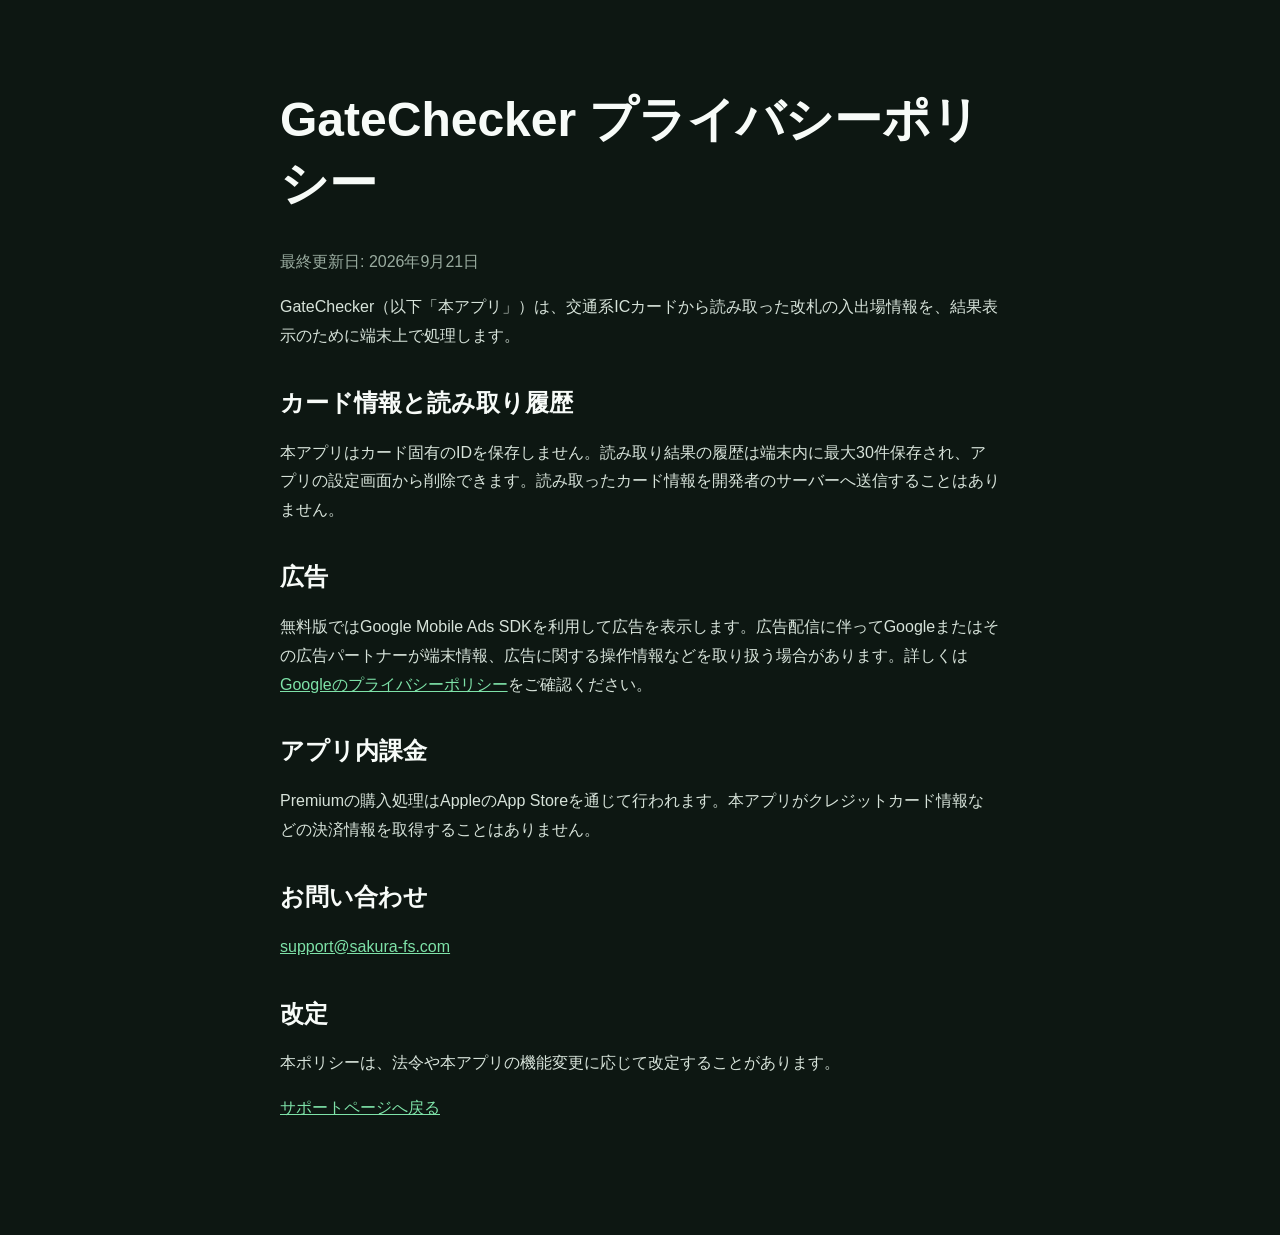
<file: gatechecker/privacy/index.html>
<!doctype html>
<html lang="ja">
<head>
  <meta charset="utf-8">
  <meta name="viewport" content="width=device-width, initial-scale=1">
  <meta name="description" content="GateCheckerのプライバシーポリシー">
  <title>GateChecker プライバシーポリシー</title>
  <style>
    :root { color-scheme: light dark; font-family: -apple-system, BlinkMacSystemFont, "Helvetica Neue", sans-serif; }
    body { margin: 0; background: #0d1712; color: #f7fbf8; }
    main { max-width: 720px; margin: 0 auto; padding: 56px 24px 96px; }
    h1 { font-size: clamp(1.8rem, 6vw, 3rem); }
    h2 { margin-top: 36px; }
    p { line-height: 1.8; color: #d7e3da; }
    a { color: #7ee2a8; }
    .updated { color: #9aaca0; }
  </style>
</head>
<body>
  <main>
    <h1>GateChecker プライバシーポリシー</h1>
    <p class="updated">最終更新日: 2026年9月21日</p>
    <p>GateChecker（以下「本アプリ」）は、交通系ICカードから読み取った改札の入出場情報を、結果表示のために端末上で処理します。</p>

    <h2>カード情報と読み取り履歴</h2>
    <p>本アプリはカード固有のIDを保存しません。読み取り結果の履歴は端末内に最大30件保存され、アプリの設定画面から削除できます。読み取ったカード情報を開発者のサーバーへ送信することはありません。</p>

    <h2>広告</h2>
    <p>無料版ではGoogle Mobile Ads SDKを利用して広告を表示します。広告配信に伴ってGoogleまたはその広告パートナーが端末情報、広告に関する操作情報などを取り扱う場合があります。詳しくは<a href="https://policies.google.com/privacy">Googleのプライバシーポリシー</a>をご確認ください。</p>

    <h2>アプリ内課金</h2>
    <p>Premiumの購入処理はAppleのApp Storeを通じて行われます。本アプリがクレジットカード情報などの決済情報を取得することはありません。</p>

    <h2>お問い合わせ</h2>
    <p><a href="mailto:support@sakura-fs.com">support@sakura-fs.com</a></p>

    <h2>改定</h2>
    <p>本ポリシーは、法令や本アプリの機能変更に応じて改定することがあります。</p>
    <p><a href="../">サポートページへ戻る</a></p>
  </main>
</body>
</html>
</file>
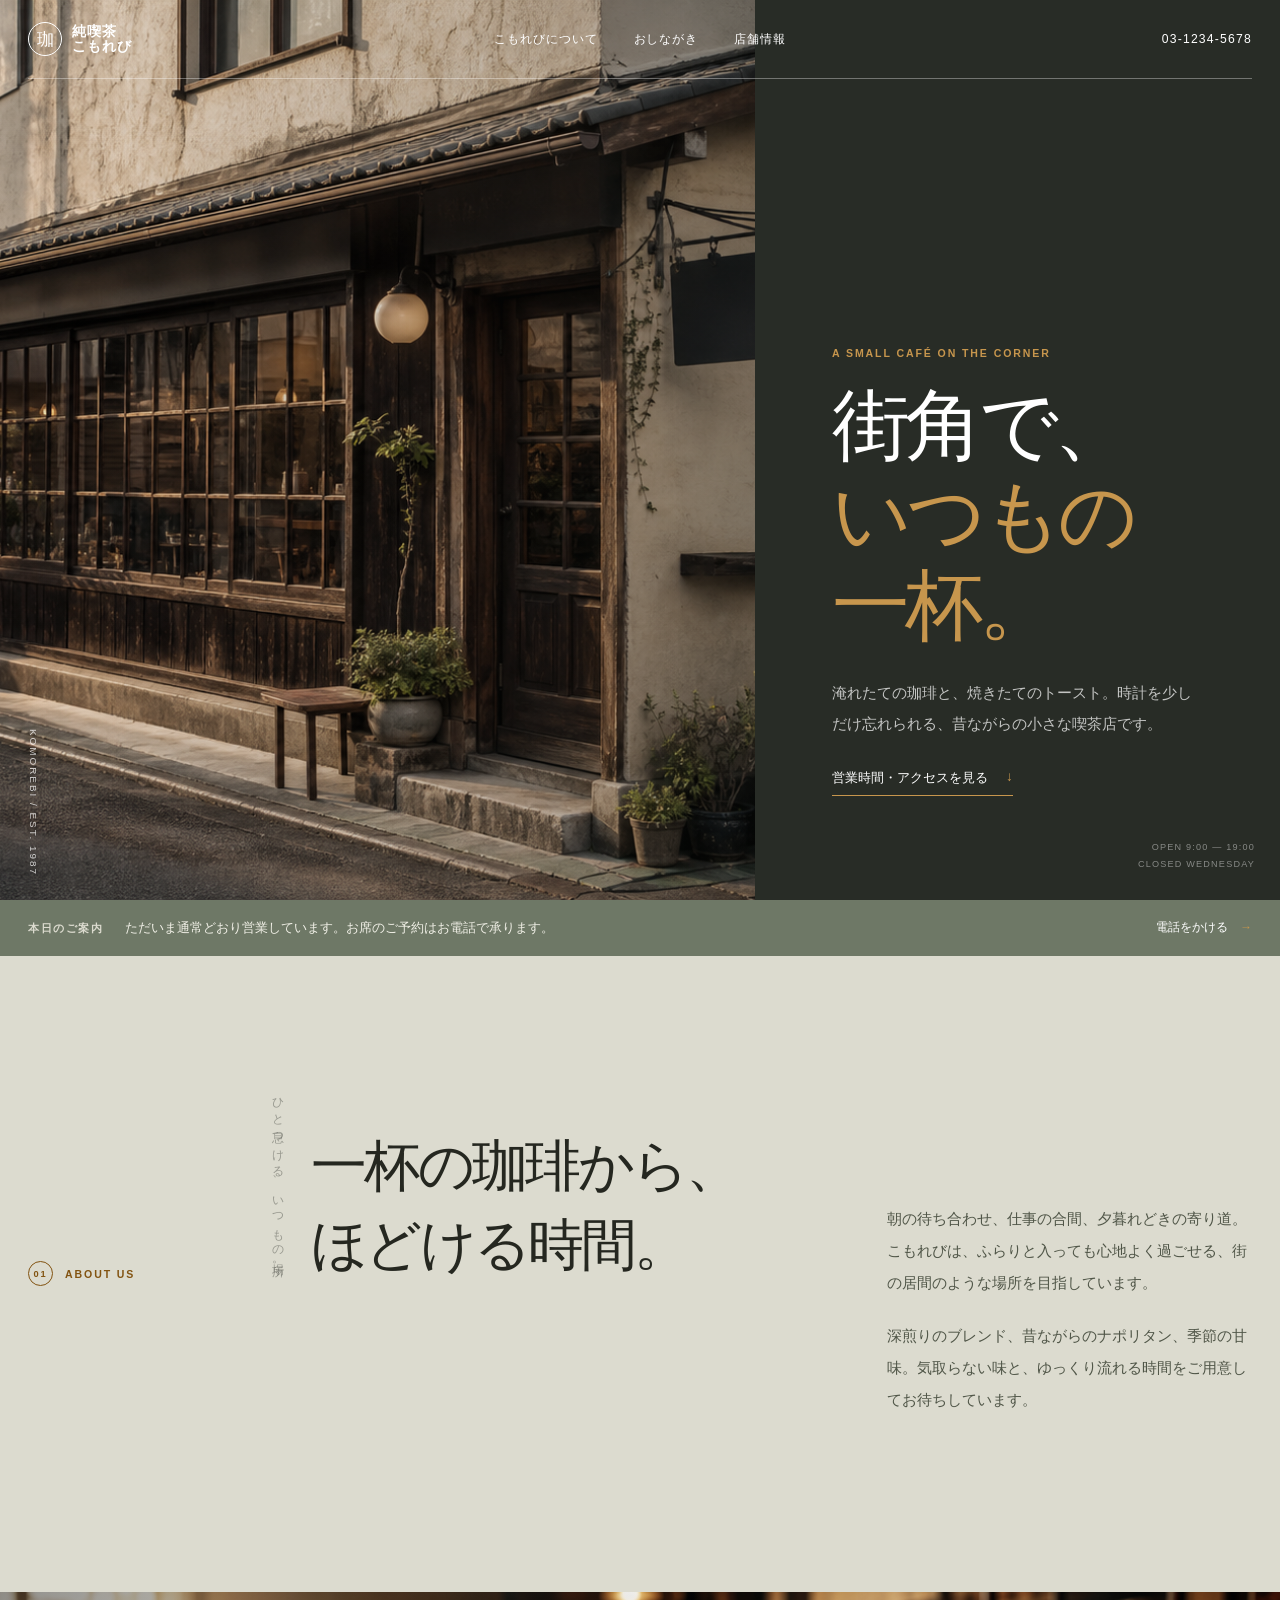
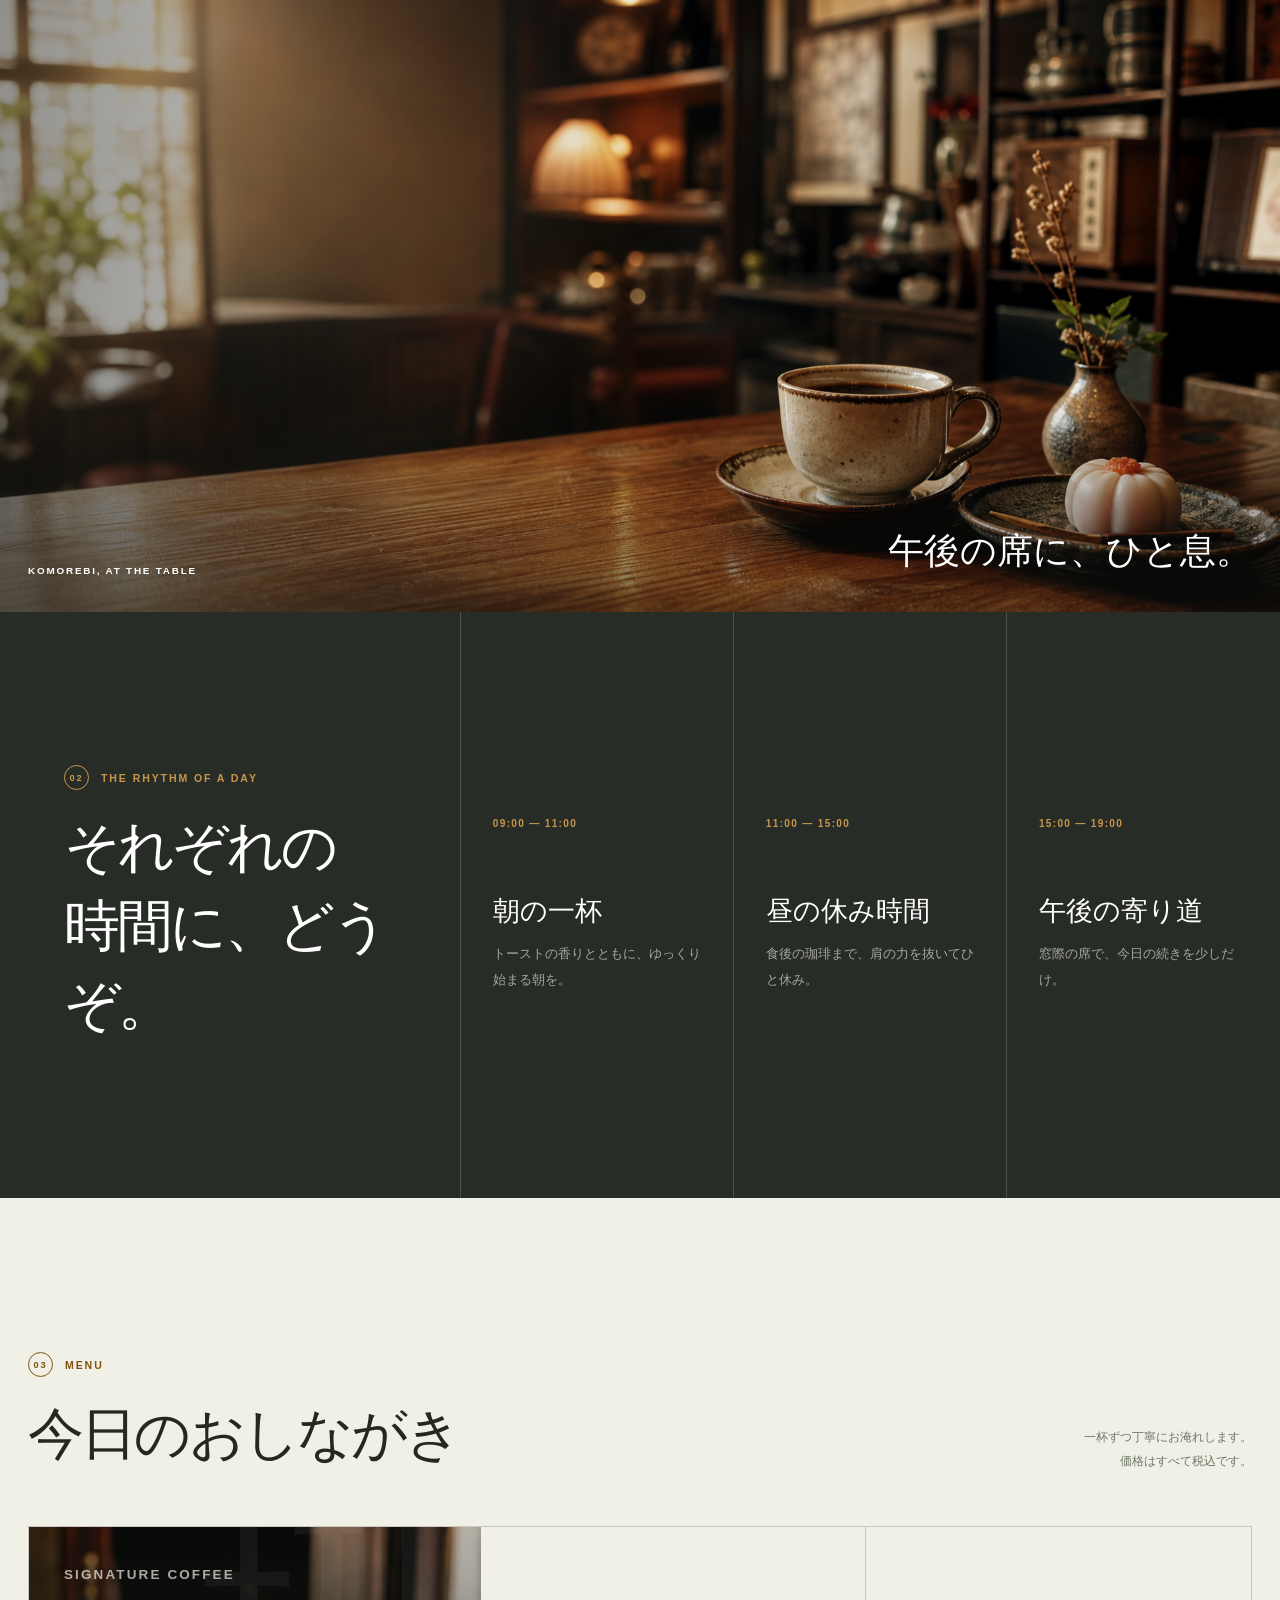
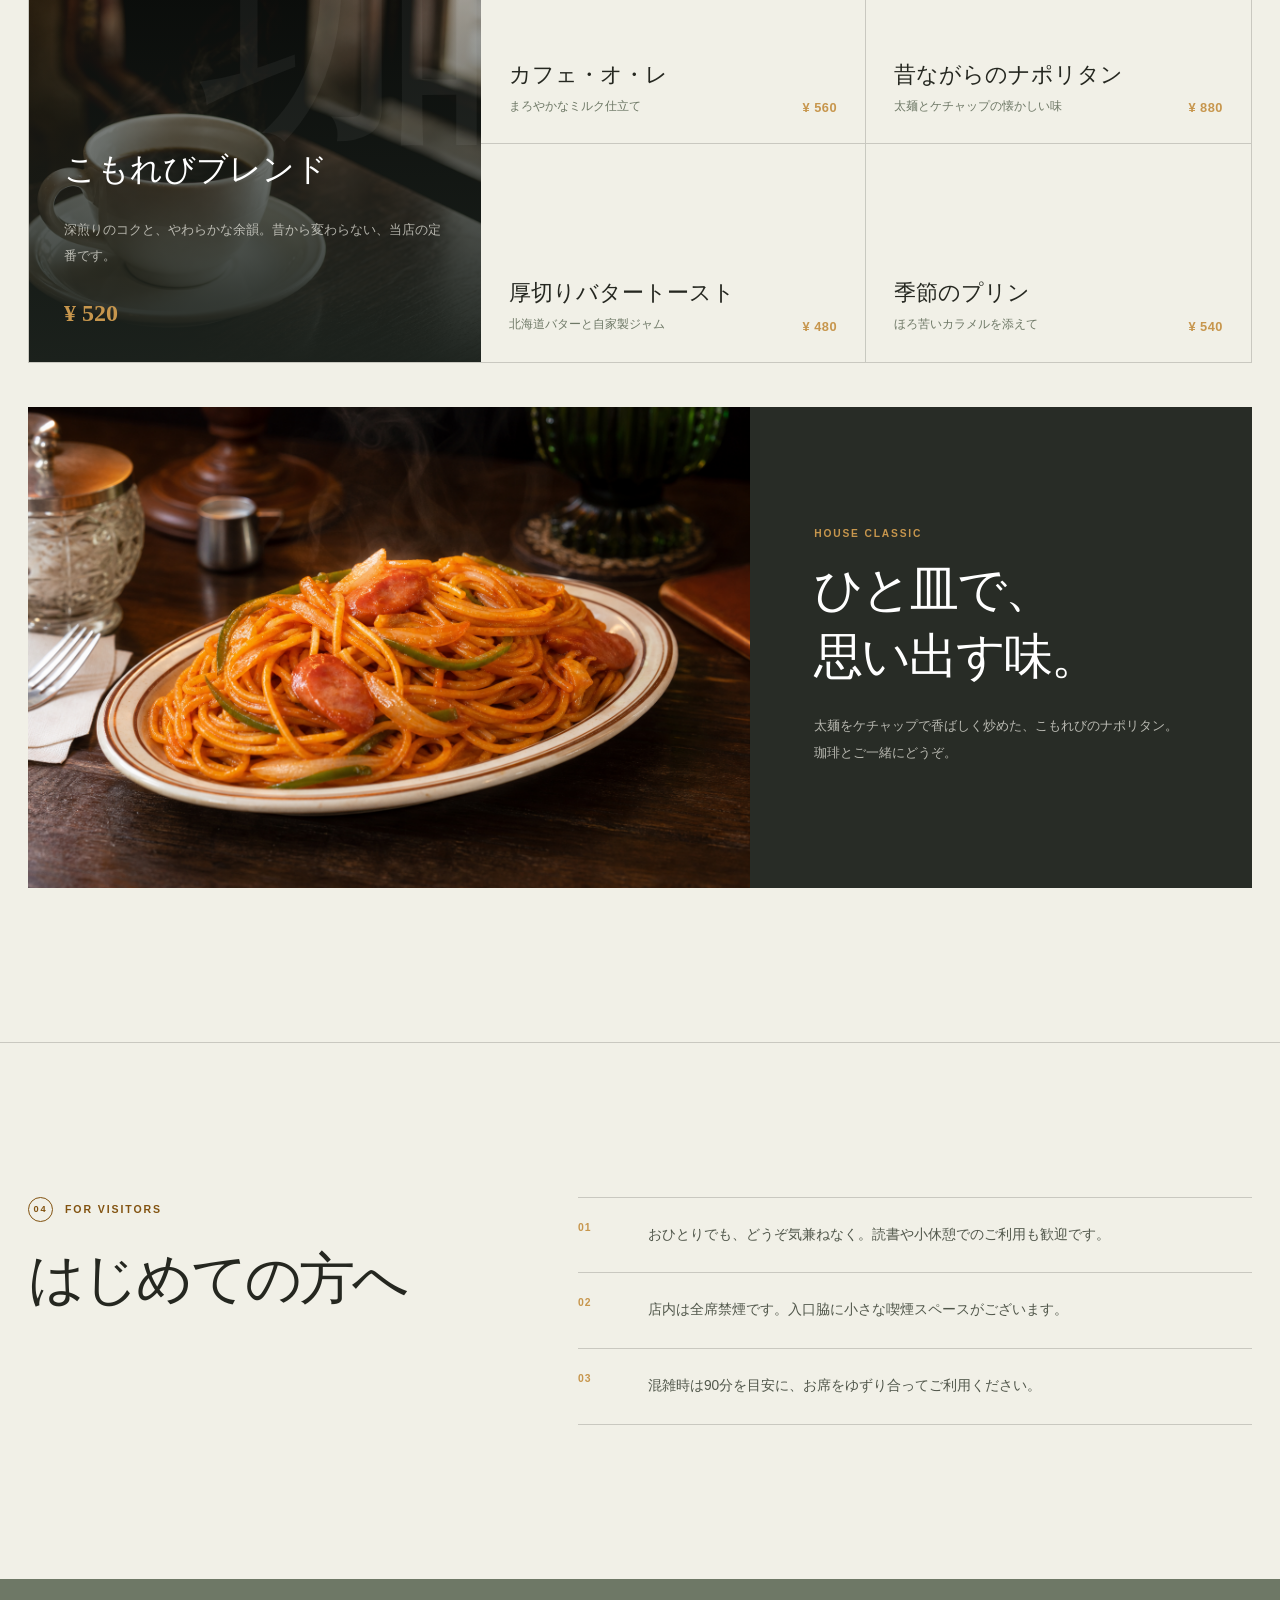
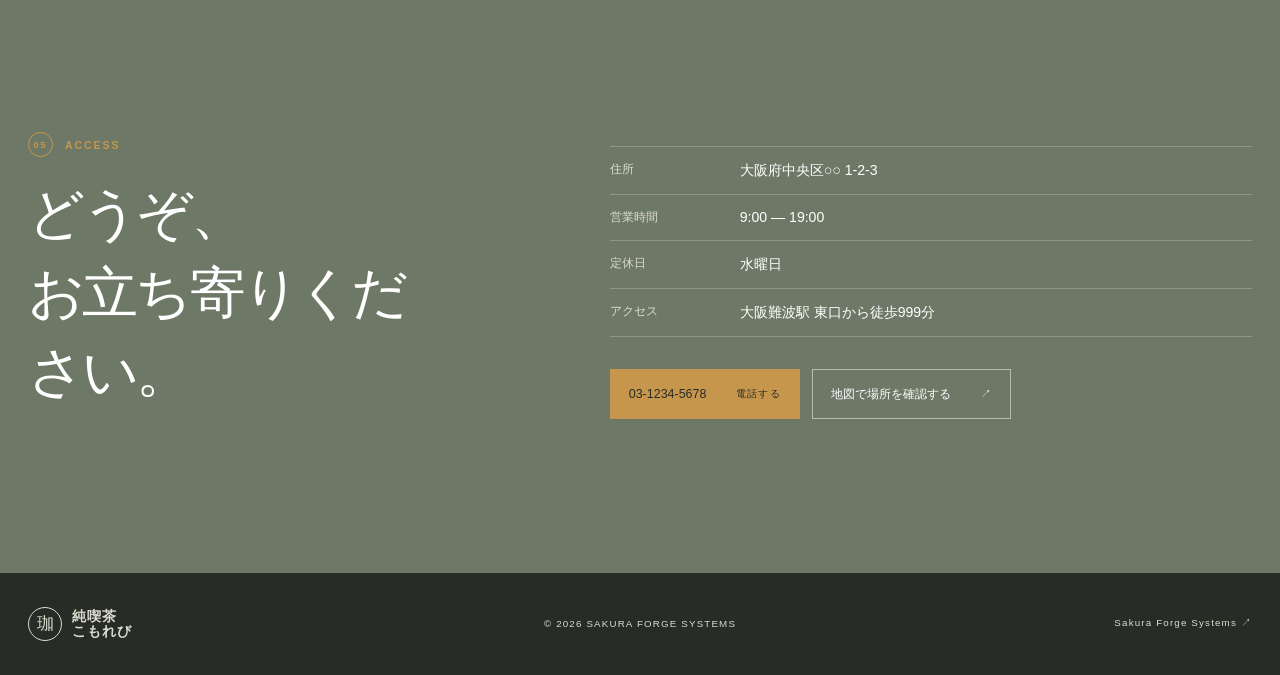
<file: samples/kissa-komorebi/index.html>
<!doctype html>
<html lang="ja" class="no-js">
<head>
  <meta charset="utf-8" />
  <meta name="viewport" content="width=device-width, initial-scale=1" />
  <meta name="description" content="純喫茶こもれび。街角で、いつもの一杯と静かな時間を。" />
  <meta name="theme-color" content="#282c26" />
  <title>純喫茶こもれび｜街角の、いつもの一杯。</title>
  <link rel="stylesheet" href="./styles.css" />
  <script>document.documentElement.classList.replace('no-js', 'js');</script>
</head>
<body>
  <a class="skip-link" href="#main-content">本文へ移動</a>
  <header class="site-header" id="top">
    <a class="brand" href="#top" aria-label="純喫茶こもれび トップへ">
      <span class="brand-seal" aria-hidden="true">珈</span>
      <span class="brand-name">純喫茶<br />こもれび</span>
    </a>
    <nav class="nav" aria-label="メインナビゲーション">
      <a href="#about">こもれびについて</a>
      <a href="#menu">おしながき</a>
      <a href="#access">店舗情報</a>
    </nav>
    <a class="header-tel" href="tel:0312345678" aria-label="純喫茶こもれびへ電話する：03-1234-5678">03-1234-5678</a>
  </header>

  <main id="main-content" tabindex="-1">
    <section class="hero" aria-labelledby="hero-title">
      <div class="hero-photo">
        <img src="./img/vintage-cafe-hero-exterior---391639de-59fb-4b3c-b96c-d06a41580ced.png" alt="夕方の灯りがともる、純喫茶こもれびの外観" />
        <p class="photo-caption">KOMOREBI / EST. 1987</p>
      </div>
      <div class="hero-copy">
        <p class="eyebrow">A small café on the corner</p>
        <h1 id="hero-title"><span class="title-line">街角で、</span><span class="title-line"><em>いつもの一杯。</em></span></h1>
        <p class="lead">淹れたての珈琲と、焼きたてのトースト。時計を少しだけ忘れられる、昔ながらの小さな喫茶店です。</p>
        <a class="text-link" href="#access">営業時間・アクセスを見る <span aria-hidden="true">↓</span></a>
      </div>
      <p class="hero-side-note">OPEN 9:00 — 19:00<br />CLOSED WEDNESDAY</p>
    </section>

    <section class="notice" aria-label="営業案内">
      <p><span>本日のご案内</span> ただいま通常どおり営業しています。お席のご予約はお電話で承ります。</p>
      <a href="tel:0312345678">電話をかける <span aria-hidden="true">→</span></a>
    </section>

    <section class="about section reveal" id="about" aria-labelledby="about-title">
      <div class="section-kicker"><span>01</span> About us</div>
      <div class="about-title">
        <p class="vertical-copy" aria-hidden="true">ひと息つける、いつもの場所。</p>
        <h2 id="about-title">一杯の珈琲から、<br />ほどける時間。</h2>
      </div>
      <div class="about-copy">
        <p>朝の待ち合わせ、仕事の合間、夕暮れどきの寄り道。こもれびは、ふらりと入っても心地よく過ごせる、街の居間のような場所を目指しています。</p>
        <p>深煎りのブレンド、昔ながらのナポリタン、季節の甘味。気取らない味と、ゆっくり流れる時間をご用意してお待ちしています。</p>
      </div>
    </section>

    <figure class="ambient-photo reveal">
      <img src="./img/banner/banner.png" alt="窓からの光が入るテーブルに、珈琲と甘味が並ぶ店内" />
      <figcaption><span>Komorebi, at the table</span><span>午後の席に、ひと息。</span></figcaption>
    </figure>

    <section class="rhythm reveal" aria-label="こもれびの時間">
      <div class="rhythm-intro">
        <p class="section-kicker"><span>02</span> The rhythm of a day</p>
        <h2>それぞれの<br />時間に、どうぞ。</h2>
      </div>
      <div class="rhythm-items">
        <article>
          <p class="time">09:00 — 11:00</p>
          <h3>朝の一杯</h3>
          <p>トーストの香りとともに、ゆっくり始まる朝を。</p>
        </article>
        <article>
          <p class="time">11:00 — 15:00</p>
          <h3>昼の休み時間</h3>
          <p>食後の珈琲まで、肩の力を抜いてひと休み。</p>
        </article>
        <article>
          <p class="time">15:00 — 19:00</p>
          <h3>午後の寄り道</h3>
          <p>窓際の席で、今日の続きを少しだけ。</p>
        </article>
      </div>
    </section>

    <section class="menu section reveal" id="menu" aria-labelledby="menu-title">
      <div class="menu-header">
        <div>
          <p class="section-kicker"><span>03</span> Menu</p>
          <h2 id="menu-title">今日のおしながき</h2>
        </div>
        <p>一杯ずつ丁寧にお淹れします。<br />価格はすべて税込です。</p>
      </div>

      <div class="menu-board">
        <article class="menu-featured">
          <img class="menu-featured-photo" src="./img/menu/coffee.png" alt="こもれびブレンドのホットコーヒー" />
          <p class="menu-category">Signature coffee</p>
          <h3>こもれびブレンド</h3>
          <p>深煎りのコクと、やわらかな余韻。昔から変わらない、当店の定番です。</p>
          <strong>¥ 520</strong>
        </article>
        <div class="menu-list">
          <article>
            <div><h3>カフェ・オ・レ</h3><p>まろやかなミルク仕立て</p></div>
            <strong>¥ 560</strong>
          </article>
          <article>
            <div><h3>昔ながらのナポリタン</h3><p>太麺とケチャップの懐かしい味</p></div>
            <strong>¥ 880</strong>
          </article>
          <article>
            <div><h3>厚切りバタートースト</h3><p>北海道バターと自家製ジャム</p></div>
            <strong>¥ 480</strong>
          </article>
          <article>
            <div><h3>季節のプリン</h3><p>ほろ苦いカラメルを添えて</p></div>
            <strong>¥ 540</strong>
          </article>
        </div>
      </div>
      <figure class="menu-story">
        <img src="./img/menu/napolitan.png" alt="ソーセージとピーマンを添えた昔ながらのナポリタン" />
        <figcaption>
          <p class="menu-story-label">House classic</p>
          <h3>ひと皿で、<br />思い出す味。</h3>
          <p>太麺をケチャップで香ばしく炒めた、こもれびのナポリタン。珈琲とご一緒にどうぞ。</p>
        </figcaption>
      </figure>
    </section>

    <section class="visit section reveal" aria-labelledby="visit-title">
      <div>
        <p class="section-kicker"><span>04</span> For visitors</p>
        <h2 id="visit-title">はじめての方へ</h2>
      </div>
      <ul>
        <li><span>01</span><p>おひとりでも、どうぞ気兼ねなく。読書や小休憩でのご利用も歓迎です。</p></li>
        <li><span>02</span><p>店内は全席禁煙です。入口脇に小さな喫煙スペースがございます。</p></li>
        <li><span>03</span><p>混雑時は90分を目安に、お席をゆずり合ってご利用ください。</p></li>
      </ul>
    </section>

    <section class="access section reveal" id="access" aria-labelledby="access-title">
      <div class="access-heading">
        <p class="section-kicker"><span>05</span> Access</p>
        <h2 id="access-title">どうぞ、<br />お立ち寄りください。</h2>
      </div>
      <div class="access-detail">
        <dl>
          <div><dt>住所</dt><dd>大阪府中央区○○ 1-2-3</dd></div>
          <div><dt>営業時間</dt><dd>9:00 — 19:00</dd></div>
          <div><dt>定休日</dt><dd>水曜日</dd></div>
          <div><dt>アクセス</dt><dd>大阪難波駅 東口から徒歩999分</dd></div>
        </dl>
        <div class="access-actions">
          <a class="button button-dark" href="tel:0312345678">03-1234-5678 <span>電話する</span></a>
          <a class="button button-light" href="https://maps.google.com/?q=大阪府中央区○○ 1-2-3">地図で場所を確認する <span aria-hidden="true">↗</span></a>
        </div>
      </div>
    </section>
  </main>

  <footer class="footer">
    <a class="brand" href="#top" aria-label="ページの先頭へ">
      <span class="brand-seal" aria-hidden="true">珈</span>
      <span class="brand-name">純喫茶<br />こもれび</span>
    </a>
    <p>© 2026 SAKURA FORGE SYSTEMS</p>
    <a href="../../">Sakura Forge Systems <span aria-hidden="true">↗</span></a>
  </footer>
  <script>
    if (!window.matchMedia('(prefers-reduced-motion: reduce)').matches && 'IntersectionObserver' in window) {
      const observer = new IntersectionObserver((entries) => {
        entries.forEach((entry) => {
          if (entry.isIntersecting) {
            entry.target.classList.add('is-visible');
            observer.unobserve(entry.target);
          }
        });
      }, { threshold: 0.14 });

      document.querySelectorAll('.reveal').forEach((section) => observer.observe(section));
    } else {
      document.querySelectorAll('.reveal').forEach((section) => section.classList.add('is-visible'));
    }
  </script>
</body>
</html>
</file>
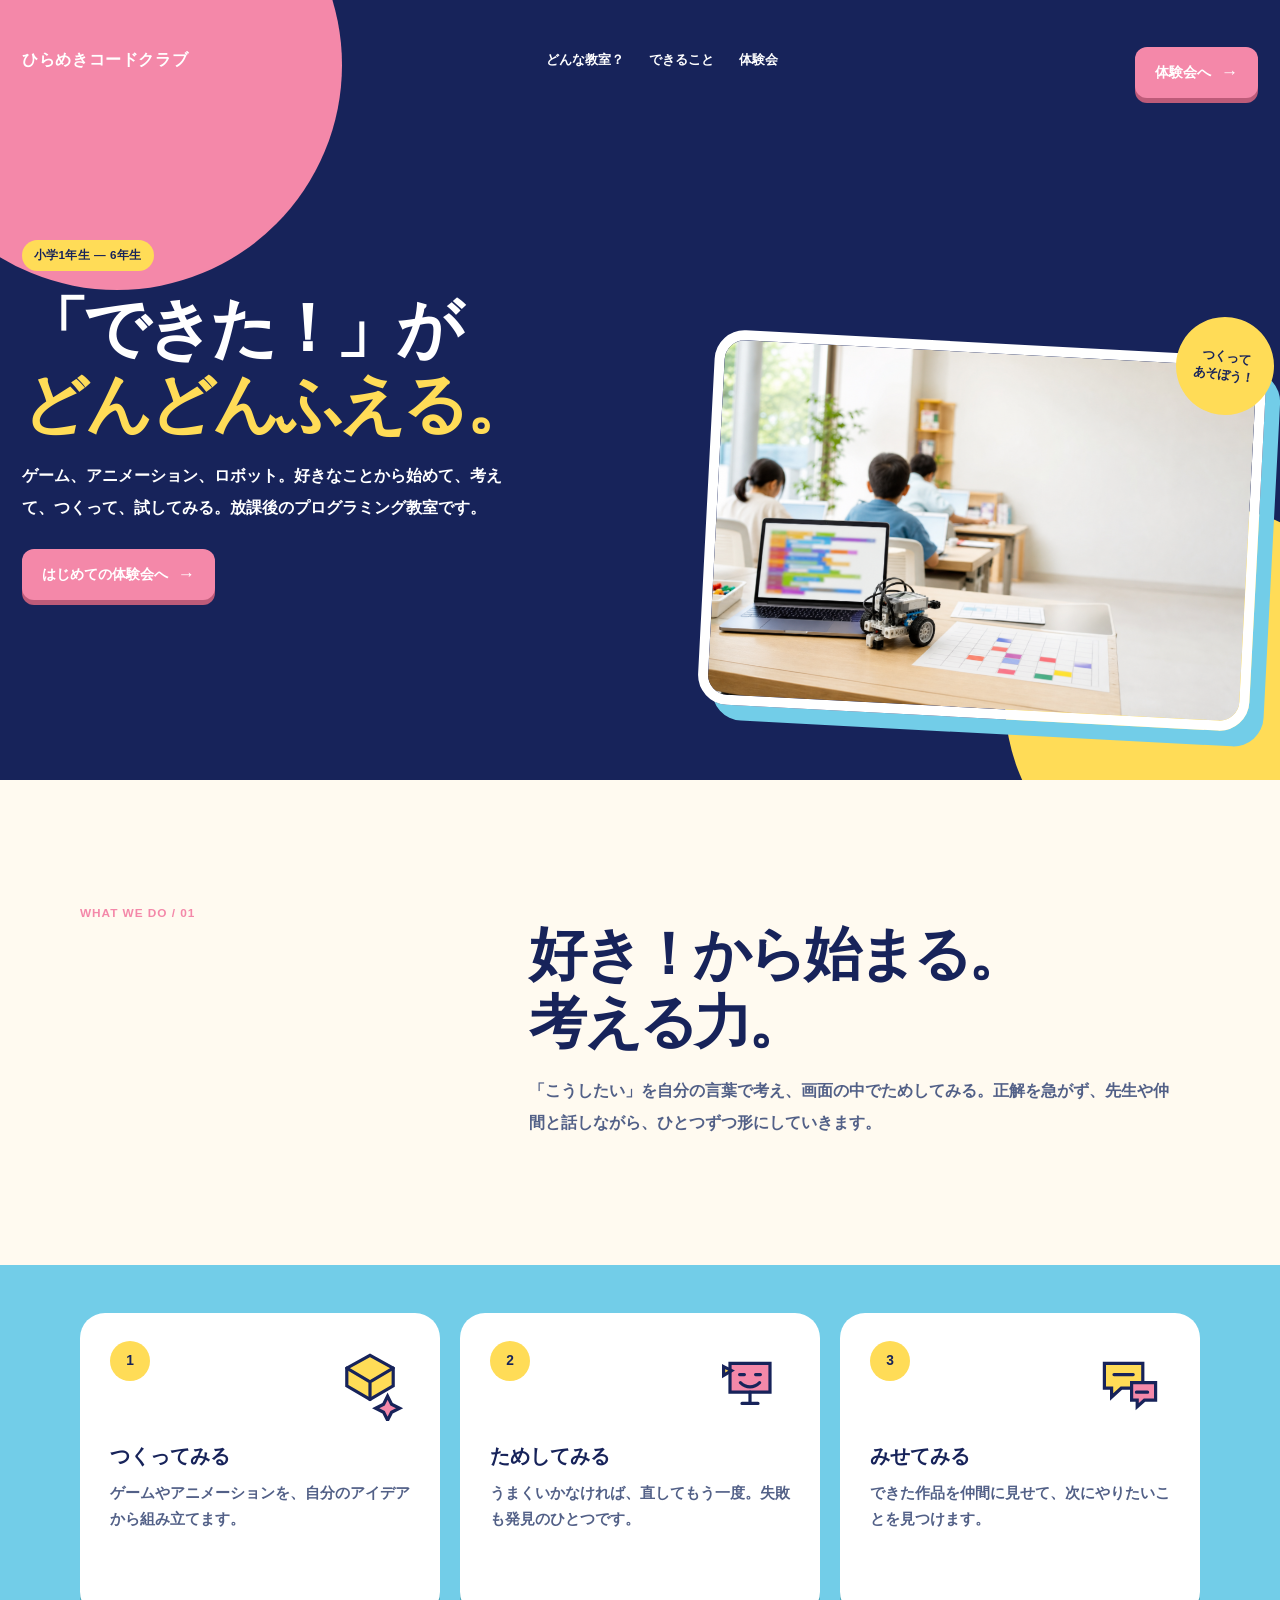
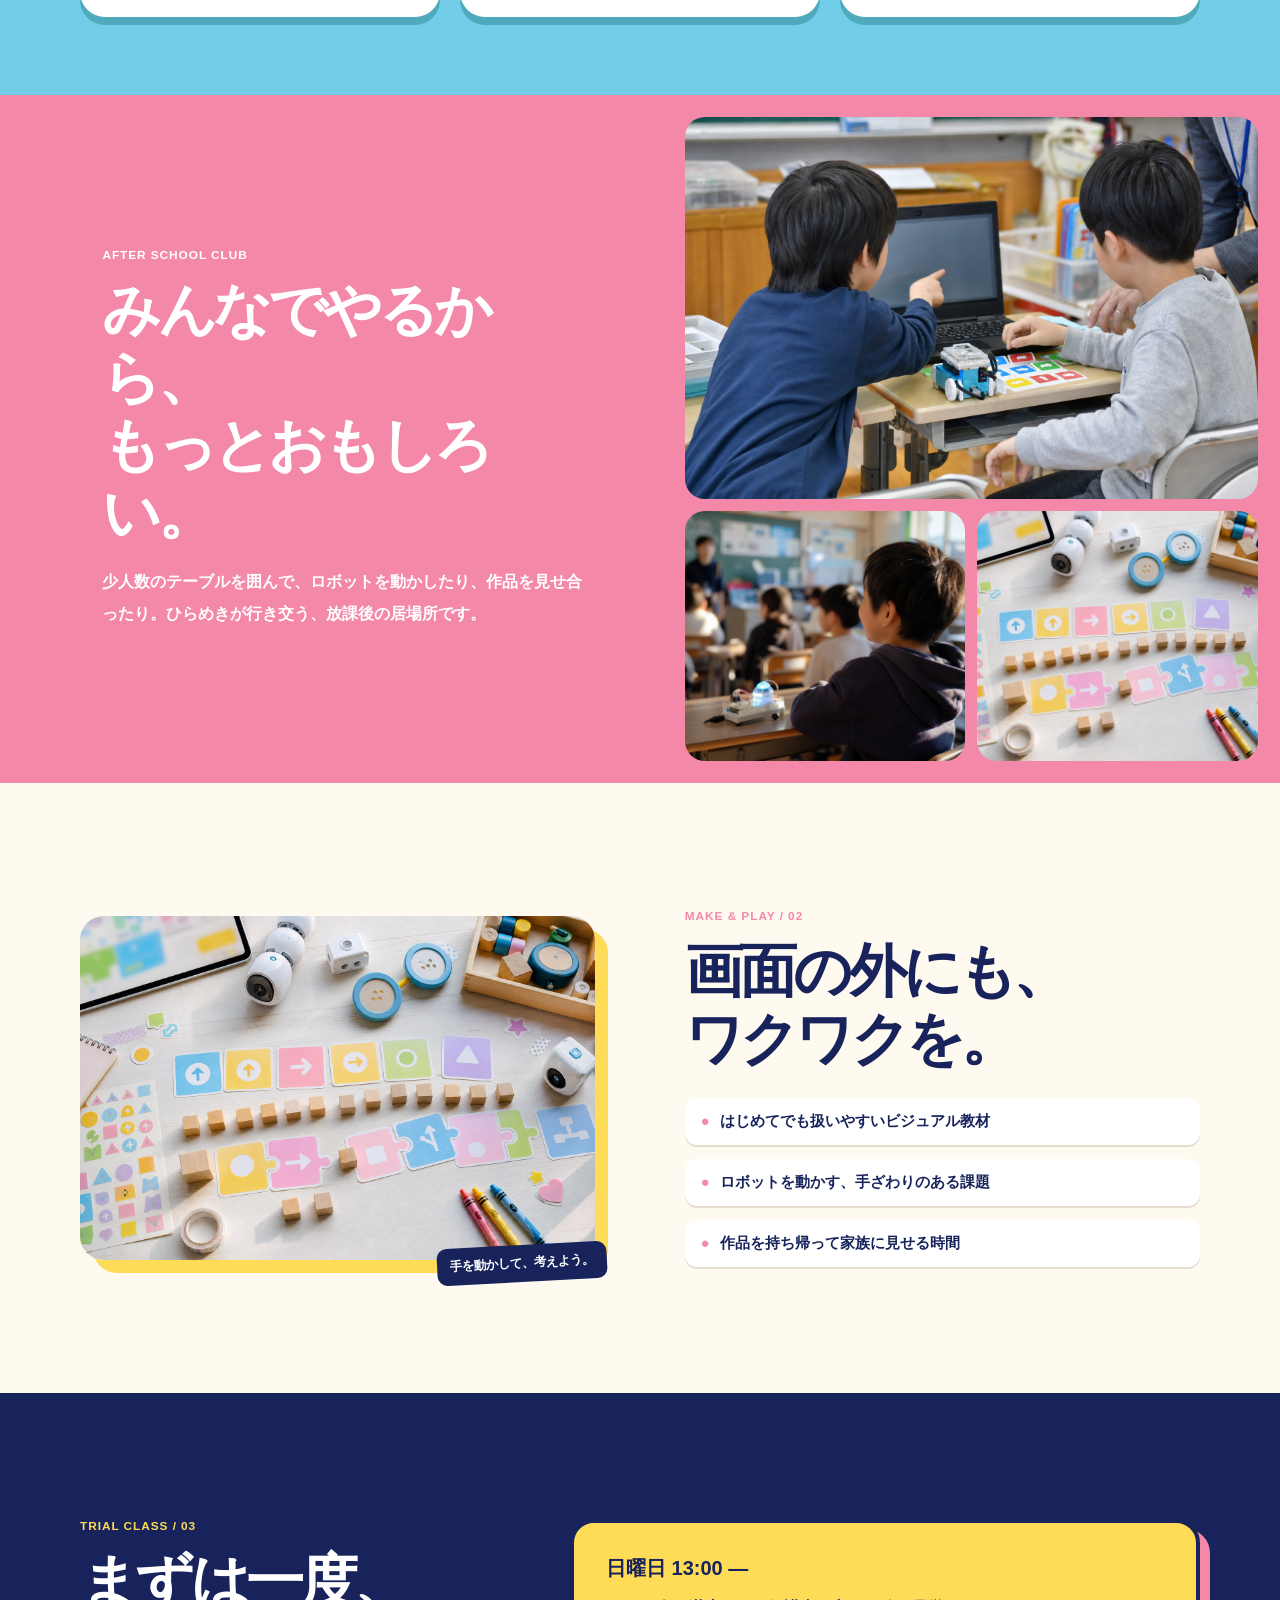
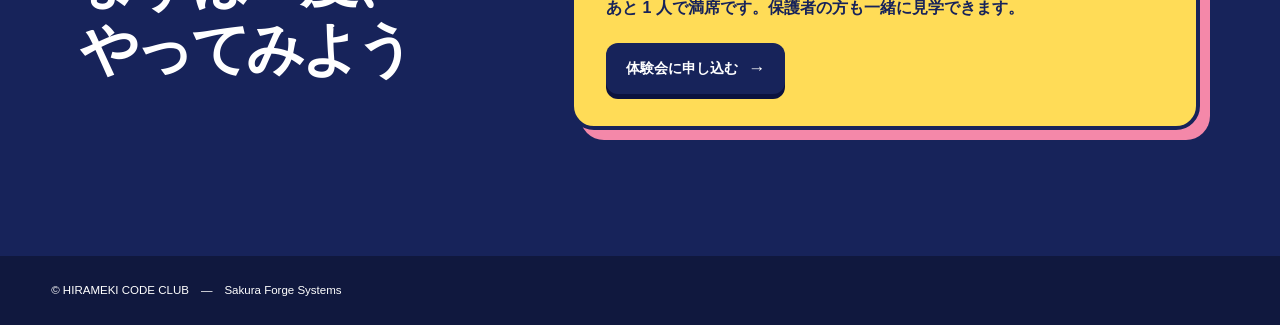
<file: samples/programming-school-mock/index.html>
<!doctype html>
<html lang="ja" class="no-js">
<head>
  <meta charset="utf-8">
  <meta name="viewport" content="width=device-width, initial-scale=1">
  <meta name="description" content="小学1年生から6年生のための、つくって試して伝えるプログラミングクラブ。">
  <title>ひらめきコードクラブ | 小学生のプログラミング教室</title>
  <script>document.documentElement.classList.replace('no-js', 'js');</script>
  <style>
    :root { --ink:#17235a; --blue:#72cde8; --yellow:#ffdc57; --pink:#f488a9; --cream:#fffaf0; --muted:#526087; font-family:"Hiragino Maru Gothic ProN","Yu Gothic",sans-serif; }
    * { box-sizing:border-box; }
    html { scroll-behavior:smooth; }
    body { margin:0; overflow-x:hidden; color:var(--ink); background:var(--cream); }
    a { color:inherit; }
    .skip { position:fixed; z-index:20; top:10px; left:10px; padding:10px 14px; color:#fff; background:var(--ink); transform:translateY(-150%); }
    .skip:focus { transform:translateY(0); }
    .head { position:absolute; z-index:4; top:0; right:0; left:0; display:flex; align-items:center; justify-content:space-between; width:min(100% - 44px, 1240px); margin:auto; padding:22px 0; color:#fff; }
    .brand { font-weight:900; letter-spacing:.04em; text-decoration:none; }
    .nav { display:flex; gap:25px; font-size:.82rem; font-weight:800; }
    .nav a { text-decoration:none; }
    .nav a:hover { text-decoration:underline; text-underline-offset:5px; }
    .hero { position:relative; overflow:hidden; color:#fff; background:var(--ink); }
    .hero::before, .hero::after { position:absolute; border-radius:50%; content:""; }
    .hero::before { top:-160px; left:-108px; width:450px; height:450px; background:var(--pink); }
    .hero::after { right:-115px; bottom:-115px; width:390px; height:390px; background:var(--yellow); }
    .hero-grid { position:relative; z-index:1; display:grid; grid-template-columns:minmax(0, 1fr) minmax(350px, .9fr); align-items:end; gap:70px; width:min(100% - 44px, 1240px); min-height:780px; margin:auto; }
    .hero-copy { align-self:center; padding-top:60px; }
    .tag { display:inline-block; margin:0; padding:8px 12px; border-radius:100px; color:var(--ink); background:var(--yellow); font-size:.73rem; font-weight:900; letter-spacing:.04em; }
    h1 { margin:20px 0 18px; font-size:clamp(3rem, 5.15vw, 5.25rem); line-height:1.14; letter-spacing:-.07em; }
    h1 span { display:block; white-space:nowrap; }
    h1 span:last-child { color:var(--yellow); }
    .hero-copy > p:last-of-type { max-width:31rem; margin:0; font-weight:700; line-height:2; }
    .button { display:inline-flex; align-items:center; gap:10px; margin-top:25px; padding:15px 20px; border:0; border-radius:12px; color:#fff; background:var(--pink); box-shadow:0 5px #bd5b79; font:inherit; font-size:.9rem; font-weight:900; text-decoration:none; }
    .button::after { content:"→"; font-size:1.2em; }
    .button:hover { transform:translateY(-2px); box-shadow:0 7px #bd5b79; }
    .hero-photo { position:relative; z-index:1; margin:0 0 62px; }
    .hero-photo img { display:block; width:100%; border:10px solid #fff; border-radius:30px; box-shadow:15px 15px var(--blue); transform:rotate(3deg); }
    .photo-badge { position:absolute; top:-26px; right:-16px; display:grid; place-items:center; width:98px; aspect-ratio:1; border-radius:50%; color:var(--ink); background:var(--yellow); font-size:.78rem; font-weight:900; line-height:1.45; text-align:center; transform:rotate(8deg); }
    .section { padding:clamp(74px, 10vw, 126px) max(22px, calc((100vw - 1120px)/2)); }
    .intro { display:grid; grid-template-columns:.72fr 1.28fr; gap:72px; }
    .eyebrow { margin:0; color:var(--pink); font-size:.74rem; font-weight:900; letter-spacing:.08em; }
    h2 { margin:15px 0 18px; font-size:clamp(2.25rem, 4.5vw, 4.65rem); line-height:1.18; letter-spacing:-.065em; }
    .intro .body { max-width:650px; margin:0; color:var(--muted); font-weight:700; line-height:2; }
    .steps { display:grid; grid-template-columns:repeat(3, 1fr); gap:20px; padding:48px max(22px, calc((100vw - 1120px)/2)) 78px; background:var(--blue); }
    .step { min-height:304px; padding:28px 30px 30px; border-radius:25px; background:#fff; box-shadow:0 8px #4faabe; }
    .step:nth-child(2) { transform:translateY(30px); }
    .step-top { display:flex; align-items:flex-start; justify-content:space-between; }
    .number { display:grid; place-items:center; width:40px; height:40px; border-radius:50%; color:var(--ink); background:var(--yellow); font-size:.86rem; font-weight:900; }
    .step-icon { width:80px; height:80px; color:var(--ink); }
    .step-icon .accent { fill:var(--pink); stroke:var(--ink); }
    .step-icon .fill-yellow { fill:var(--yellow); stroke:var(--ink); }
    .step-icon .line { fill:none; stroke:currentColor; stroke-width:4; stroke-linecap:round; stroke-linejoin:round; }
    .step h3 { margin:22px 0 10px; font-size:1.25rem; }
    .step p { margin:0; color:var(--muted); font-size:.92rem; font-weight:700; line-height:1.8; }
    .gallery { display:grid; grid-template-columns:1.07fr .93fr; overflow:hidden; background:var(--pink); color:#fff; }
    .gallery-copy { display:flex; flex-direction:column; justify-content:center; padding:clamp(54px, 8vw, 108px); }
    .gallery-copy .eyebrow { color:#fff; }
    .gallery-copy p:last-child { max-width:30rem; margin:0; font-weight:700; line-height:2; }
    .photo-grid { display:grid; grid-template-columns:1fr 1fr; gap:12px; padding:22px 22px 22px 0; }
    .photo-grid figure { min-height:250px; margin:0; overflow:hidden; border-radius:20px; background:#d6eef6; }
    .photo-grid figure:first-child { grid-column:span 2; min-height:295px; }
    .photo-grid img { display:block; width:100%; height:100%; object-fit:cover; }
    .make { display:grid; grid-template-columns:1fr 1fr; gap:clamp(35px, 7vw, 94px); align-items:center; }
    .make-picture { position:relative; margin:0; }
    .make-picture img { display:block; width:100%; border-radius:24px; box-shadow:13px 13px var(--yellow); }
    .make-picture figcaption { position:absolute; right:-12px; bottom:-22px; padding:10px 13px; border-radius:10px; color:#fff; background:var(--ink); font-size:.78rem; font-weight:900; transform:rotate(-3deg); }
    .make-list { display:grid; gap:14px; margin:24px 0 0; padding:0; list-style:none; }
    .make-list li { padding:14px 16px; border-radius:12px; background:#fff; box-shadow:0 2px 0 #e5dcd0; font-size:.93rem; font-weight:800; }
    .make-list li::before { margin-right:10px; color:var(--pink); content:"●"; }
    .trial { display:grid; grid-template-columns:.8fr 1.2fr; gap:70px; color:#fff; background:var(--ink); }
    .trial .eyebrow { color:var(--yellow); }
    .trial-card { align-self:center; padding:32px; border:4px solid var(--ink); border-radius:24px; color:var(--ink); background:var(--yellow); box-shadow:10px 10px var(--pink); }
    .trial-card h3 { margin:0 0 12px; font-size:1.25rem; }
    .trial-card p { margin:0; font-weight:700; line-height:1.8; }
    .trial-card .button { margin-top:20px; background:var(--ink); box-shadow:0 5px #0b123e; }
    .foot { padding:27px 4%; color:#fff; background:#10183e; font-size:.72rem; }
    .js .reveal { opacity:0; transform:translateY(28px); transition:opacity .65s ease, transform .65s cubic-bezier(.2,.8,.2,1); }
    .js .reveal.is-visible { opacity:1; transform:none; }
    .js .hero-copy .tag { animation:rise .55s .1s both; }
    .js h1 span { animation:rise .65s both; }
    .js h1 span:last-child { animation-delay:.12s; }
    .js .hero-copy > p:last-of-type, .js .hero-copy .button { animation:rise .6s .27s both; }
    .js .hero-photo { animation:photo-in .8s .18s both; }
    @keyframes rise { from { opacity:0; transform:translateY(22px); } to { opacity:1; transform:none; } }
    @keyframes photo-in { from { opacity:0; transform:translate(25px, 24px) rotate(5deg); } to { opacity:1; transform:none; } }
    @media (prefers-reduced-motion:reduce) { html { scroll-behavior:auto; } *, *::before, *::after { animation-duration:.01ms !important; animation-iteration-count:1 !important; transition-duration:.01ms !important; } .js .reveal { opacity:1; transform:none; } }
    @media (max-width:760px) { .head { width:calc(100% - 36px); } .head > .button, .nav { display:none; } .hero-grid, .intro, .gallery, .make, .trial { grid-template-columns:1fr; } .hero-grid { gap:18px; min-height:auto; padding-top:120px; } .hero-copy { padding:0; } h1 { font-size:clamp(2.5rem, 9.2vw, 3.6rem); } .hero-copy > p:last-of-type { font-size:.92rem; } .hero-photo { margin:20px 0 46px; } .hero-photo img { max-height:310px; object-fit:cover; } .photo-badge { right:-8px; } .intro, .trial { gap:25px; } .steps { grid-template-columns:1fr; padding:24px 22px 48px; } .step:nth-child(2) { transform:none; } .gallery-copy { padding:70px 22px 38px; } .photo-grid { padding:0 22px 22px; } .photo-grid figure, .photo-grid figure:first-child { min-height:180px; } .make-picture { order:2; } .trial { padding:74px 22px; } }
  </style>
</head>
<body>
  <a class="skip" href="#main">本文へ移動</a>
  <header class="head">
    <a class="brand" href="#top">ひらめきコードクラブ</a>
    <nav class="nav" aria-label="主なメニュー"><a href="#about">どんな教室？</a><a href="#learn">できること</a><a href="#trial">体験会</a></nav>
    <a class="button" href="#trial">体験会へ</a>
  </header>
  <main id="main">
    <section class="hero" id="top">
      <div class="hero-grid">
        <div class="hero-copy">
          <p class="tag">小学1年生 — 6年生</p>
          <h1><span>「できた！」が</span><span>どんどんふえる。</span></h1>
          <p>ゲーム、アニメーション、ロボット。好きなことから始めて、考えて、つくって、試してみる。放課後のプログラミング教室です。</p>
          <a class="button" href="#trial">はじめての体験会へ</a>
        </div>
        <figure class="hero-photo"><img src="./assets/coding-school/img/kids-coding-school-hero.png" alt="ロボットカーを手前に、小学生が教室でプログラミングに取り組む様子"><span class="photo-badge">つくって<br>あそぼう！</span></figure>
      </div>
    </section>
    <section class="section intro reveal" id="about">
      <p class="eyebrow">WHAT WE DO / 01</p>
      <div><h2>好き！から始まる。<br>考える力。</h2><p class="body">「こうしたい」を自分の言葉で考え、画面の中でためしてみる。正解を急がず、先生や仲間と話しながら、ひとつずつ形にしていきます。</p></div>
    </section>
    <section class="steps" id="learn" aria-label="教室での学び方">
      <article class="step reveal"><div class="step-top"><span class="number">1</span><svg class="step-icon" viewBox="0 0 100 100" aria-hidden="true"><path class="fill-yellow" stroke-width="4" d="M21 56V34l29-16 29 16v22L50 73z"/><path class="line" d="M21 34l29 17 29-17M50 51v22"/><path class="accent" stroke-width="4" d="M72 69l5 10 10 5-10 5-5 10-5-10-10-5 10-5z"/></svg></div><h3>つくってみる</h3><p>ゲームやアニメーションを、自分のアイデアから組み立てます。</p></article>
      <article class="step reveal"><div class="step-top"><span class="number">2</span><svg class="step-icon" viewBox="0 0 100 100" aria-hidden="true"><path class="accent" stroke-width="4" d="M25 28h50v36H25z"/><path class="line" d="M40 78h20M50 64v14M37 42h6m14 0h6M38 52c7 7 17 7 24 0"/><path class="fill-yellow" stroke-width="4" d="M17 32l10 5-10 6z"/></svg></div><h3>ためしてみる</h3><p>うまくいかなければ、直してもう一度。失敗も発見のひとつです。</p></article>
      <article class="step reveal"><div class="step-top"><span class="number">3</span><svg class="step-icon" viewBox="0 0 100 100" aria-hidden="true"><path class="fill-yellow" stroke-width="4" d="M18 28h48v31H39L27 70V59h-9z"/><path class="accent" stroke-width="4" d="M52 52h30v22H68l-9 8v-8h-7z"/><path class="line" d="M30 42h24m4 22h14"/></svg></div><h3>みせてみる</h3><p>できた作品を仲間に見せて、次にやりたいことを見つけます。</p></article>
    </section>
    <section class="gallery">
      <div class="gallery-copy reveal"><p class="eyebrow">AFTER SCHOOL CLUB</p><h2>みんなでやるから、<br>もっとおもしろい。</h2><p>少人数のテーブルを囲んで、ロボットを動かしたり、作品を見せ合ったり。ひらめきが行き交う、放課後の居場所です。</p></div>
      <div class="photo-grid reveal"><figure><img src="./assets/coding-school/img/kids-coding-school-learning.png" alt="二人の子どもが先生とロボットを囲んで学ぶ様子"></figure><figure><img src="./assets/coding-school/img/kids-coding-school-achievement.png" alt="子どもが自分でつくった小さなロボットを見つめる様子"></figure><figure><img src="./assets/coding-school/img/kids-coding-school-notes.png" alt="ロボットとカラフルなプログラミングカード、クレヨンが並ぶ机"></figure></div>
    </section>
    <section class="section make reveal">
      <figure class="make-picture"><img src="./assets/coding-school/img/kids-coding-school-notes.png" alt="カラフルなプログラミングカードとロボットの教材"><figcaption>手を動かして、考えよう。</figcaption></figure>
      <div><p class="eyebrow">MAKE &amp; PLAY / 02</p><h2>画面の外にも、<br>ワクワクを。</h2><ul class="make-list"><li>はじめてでも扱いやすいビジュアル教材</li><li>ロボットを動かす、手ざわりのある課題</li><li>作品を持ち帰って家族に見せる時間</li></ul></div>
    </section>
    <section class="section trial" id="trial">
      <div class="reveal"><p class="eyebrow">TRIAL CLASS / 03</p><h2>まずは一度、<br>やってみよう</h2></div>
      <div class="trial-card reveal"><h3 id="trial-date">土曜日 10:30 —</h3><p id="trial-copy">体験会の空きを確認しています。</p><a class="button" href="mailto:hello@example.com?subject=体験会について">体験会に申し込む</a></div>
    </section>
  </main>
  <footer class="foot">© HIRAMEKI CODE CLUB　—　Sakura Forge Systems</footer>
  <script>
    const dates = ['土曜日 10:30 —', '水曜日 16:30 —', '日曜日 13:00 —'];
    const remaining = 1 + Math.floor(Math.random() * 5);
    document.querySelector('#trial-date').textContent = dates[Math.floor(Math.random() * dates.length)];
    document.querySelector('#trial-copy').textContent = `あと ${remaining} 人で満席です。保護者の方も一緒に見学できます。`;
    const reveals = document.querySelectorAll('.reveal');
    if (!window.matchMedia('(prefers-reduced-motion: reduce)').matches && 'IntersectionObserver' in window) {
      const observer = new IntersectionObserver((entries, obs) => entries.forEach((entry) => { if (entry.isIntersecting) { entry.target.classList.add('is-visible'); obs.unobserve(entry.target); } }), { threshold:.13 });
      reveals.forEach((item) => observer.observe(item));
    } else { reveals.forEach((item) => item.classList.add('is-visible')); }
  </script>
</body>
</html>
</file>
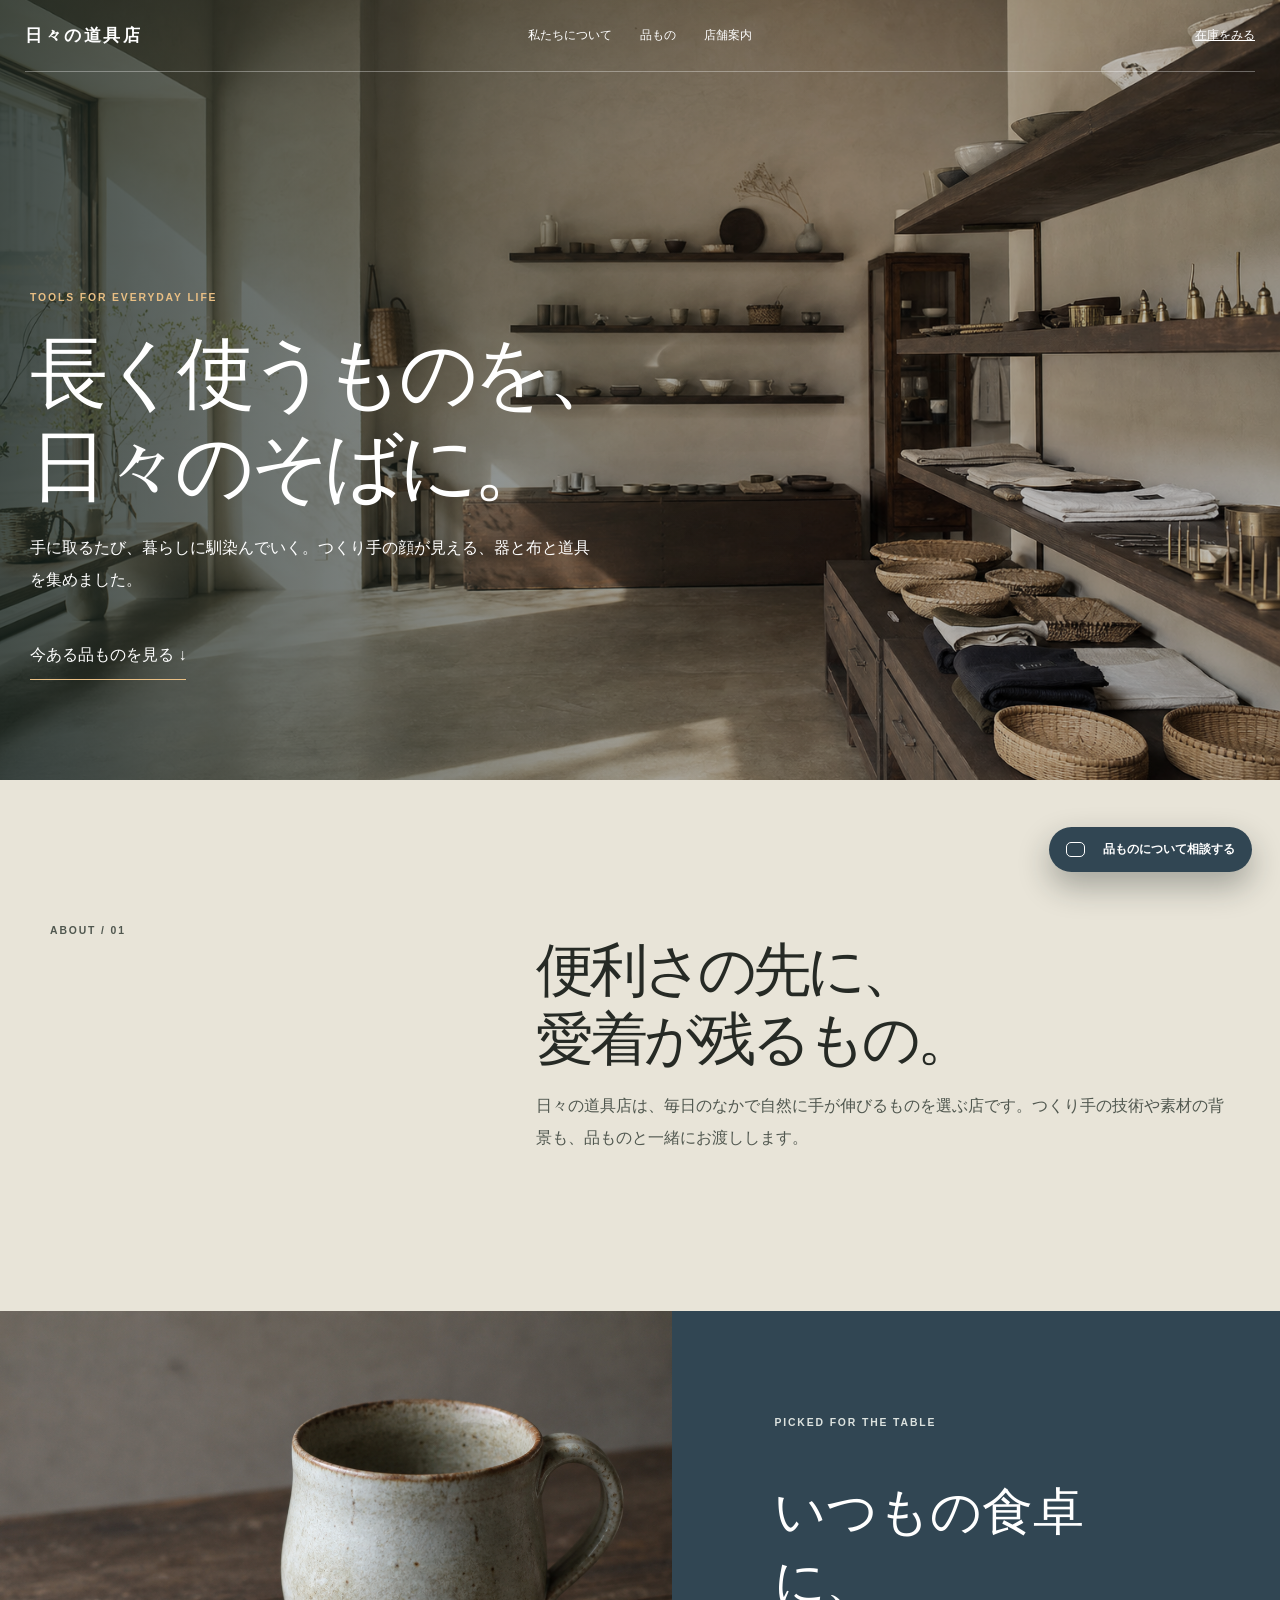
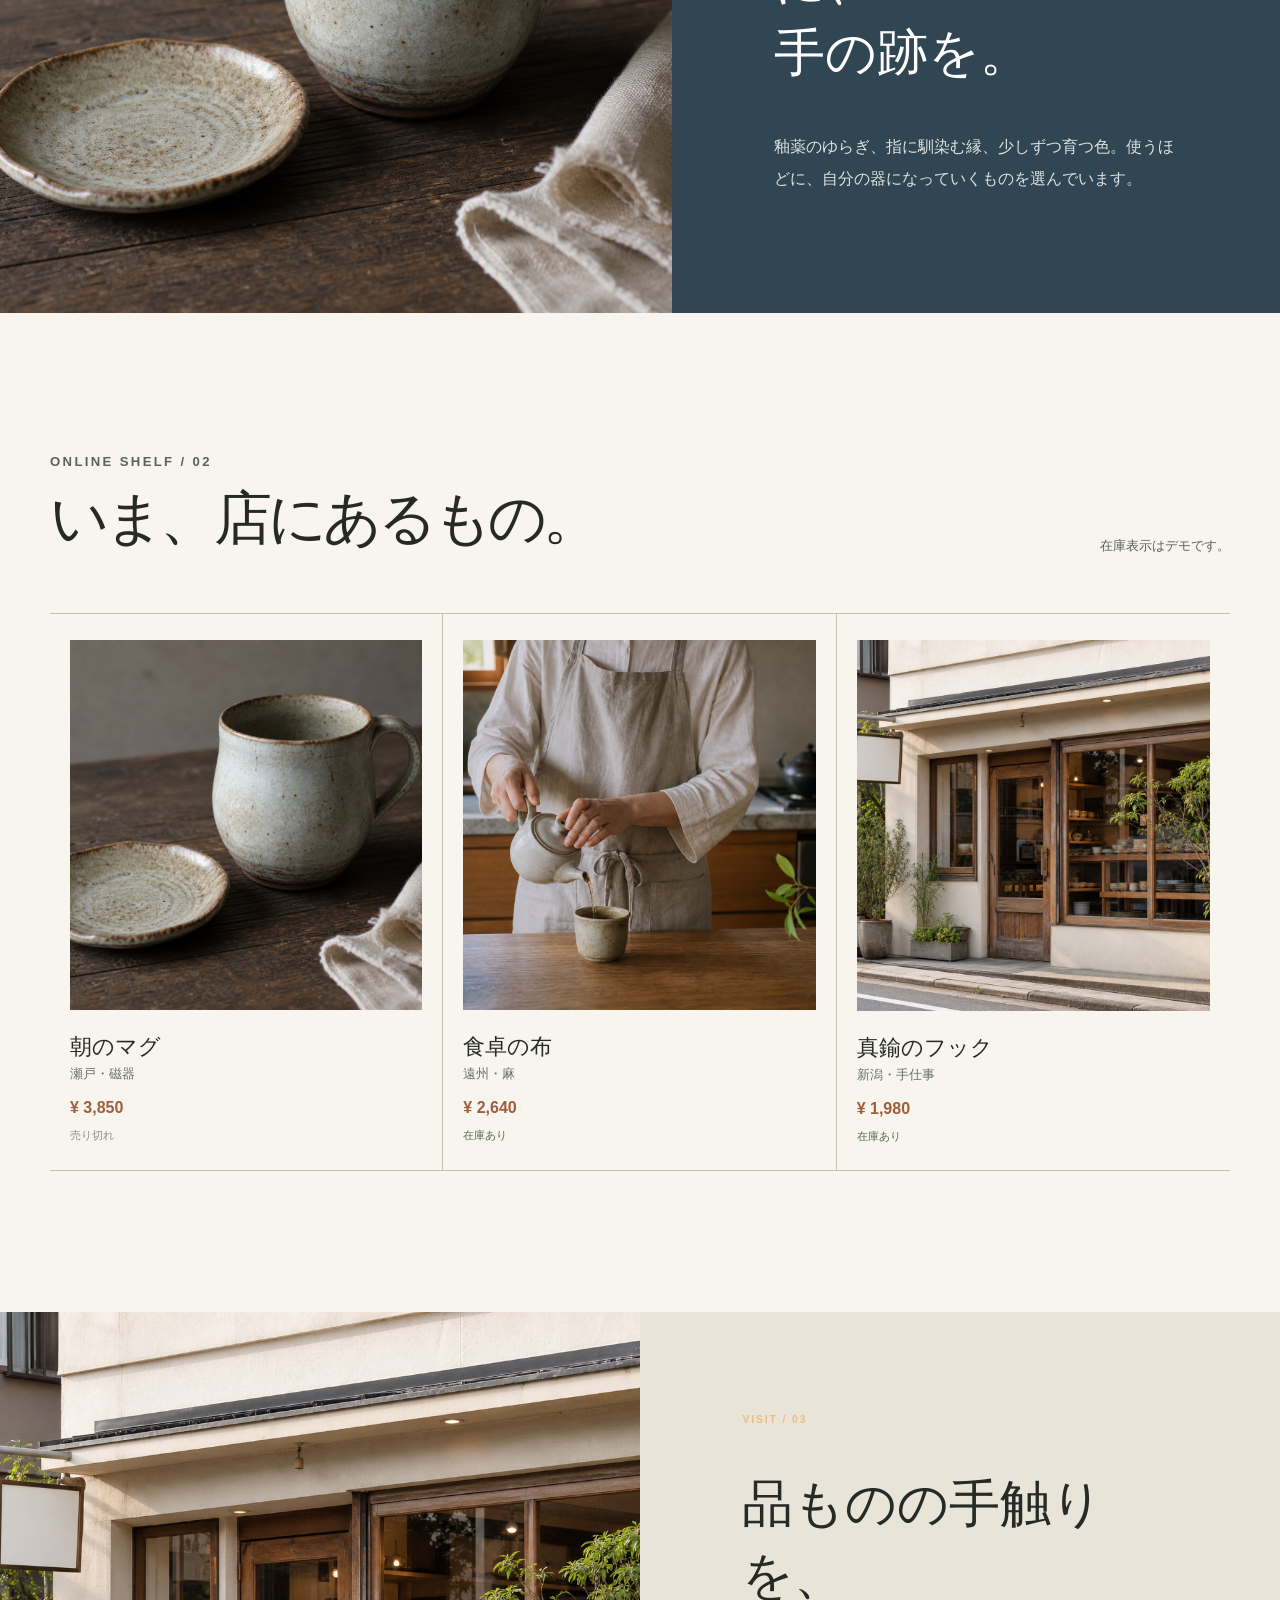
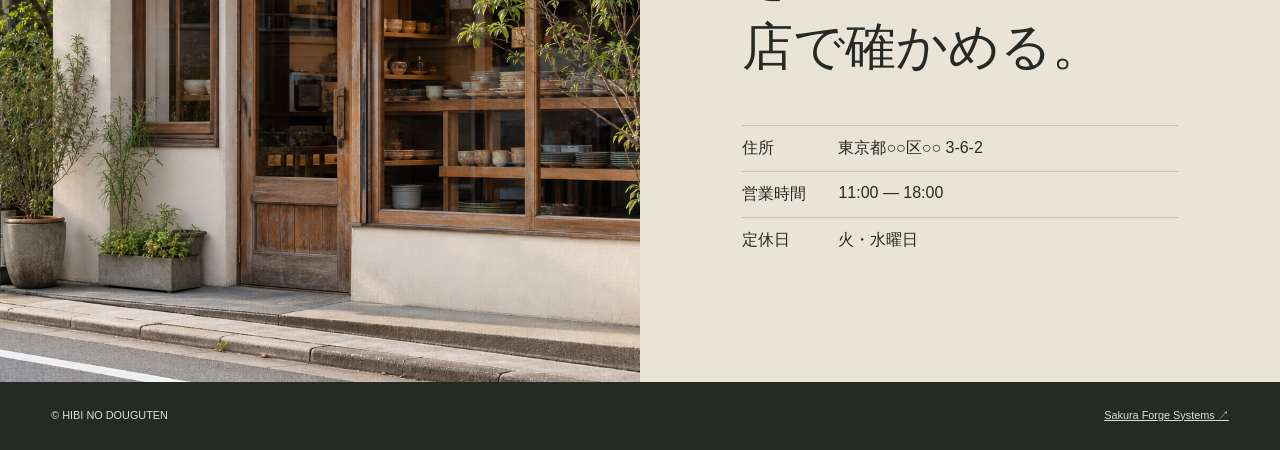
<file: samples/retail-mock/index.html>
<!doctype html><style>#chat-launch{display:flex!important;align-items:center;gap:9px;font-size:0!important}#chat-launch::before{content:"";width:19px;height:15px;border:1.5px solid currentColor;border-radius:5px;box-sizing:border-box}#chat-launch::after{content:"品ものについて相談する";font-size:.76rem}</style>
<html lang="ja"><head><meta charset="utf-8"><meta name="viewport" content="width=device-width,initial-scale=1"><title>日々の道具店</title>
<style>
:root{--ink:#262a25;--paper:#f7f5ed;--wash:#e8e4d8;--indigo:#314653;--rust:#a15e3d;--line:#c7c1b3;--min:"Yu Mincho","Hiragino Mincho ProN",serif;--sans:"Yu Gothic","Hiragino Kaku Gothic ProN",sans-serif}*{box-sizing:border-box}body{margin:0;background:var(--paper);color:var(--ink);font-family:var(--sans)}a{color:inherit}a:focus-visible,button:focus-visible,input:focus-visible{outline:3px solid var(--rust);outline-offset:4px}.head{position:absolute;z-index:2;display:grid;grid-template-columns:1fr auto 1fr;align-items:center;width:min(100% - 50px,1300px);left:50%;transform:translateX(-50%);padding:24px 0;color:#fff;border-bottom:1px solid #ffffff55}.brand{font:600 1.05rem var(--min);letter-spacing:.15em;text-decoration:none}.nav{display:flex;gap:28px;font-size:.75rem}.nav a{text-decoration:none}.cart{justify-self:end;font-size:.75rem}.hero{min-height:780px;position:relative;display:grid;align-items:end;color:#fff;overflow:hidden;background:var(--indigo)}.hero>img{position:absolute;inset:0;width:100%;height:100%;object-fit:cover;filter:saturate(.68) brightness(.76)}.hero:after{content:"";position:absolute;inset:0;background:linear-gradient(90deg,#18251fbb,transparent 65%)}.hero-copy{position:relative;z-index:1;max-width:720px;padding:150px max(25px,calc((100vw - 1220px)/2)) 100px}.tag{margin:0;color:#e9bf84;font-size:.65rem;font-weight:700;letter-spacing:.18em;text-transform:uppercase}.hero h1,.section h2{font:500 clamp(3rem,6.1vw,6.7rem)/1.2 var(--min);letter-spacing:-.07em}.hero h1{margin:18px 0}.hero p{max-width:35rem;line-height:2}.link{display:inline-flex;gap:22px;margin-top:20px;padding:13px 0;border-bottom:1px solid #e9bf84;text-decoration:none}.section{padding:clamp(80px,11vw,150px) max(24px,calc((100vw - 1180px)/2))}.intro{display:grid;grid-template-columns:.72fr 1.28fr;gap:95px;background:var(--wash)}.section h2{margin:15px 0;font-size:clamp(2.3rem,4.5vw,5rem)}.intro p{color:#50574f;line-height:2}.feature{display:grid;grid-template-columns:1.05fr .95fr;background:var(--indigo);color:#fff}.feature img{width:100%;height:100%;min-height:540px;object-fit:cover}.feature div{padding:clamp(50px,8vw,110px)}.feature h2{font:500 clamp(2.2rem,4vw,4.4rem)/1.38 var(--min)}.feature p{line-height:2;color:#dce2df}.shophead{display:flex;justify-content:space-between;align-items:end;gap:30px}.shophead p{color:#5b625b;font-size:.82rem}.products{display:grid;grid-template-columns:repeat(3,1fr);margin-top:45px;border-top:1px solid var(--line)}.product{padding:26px 20px;border-right:1px solid var(--line);border-bottom:1px solid var(--line)}.product:last-child{border-right:0}.product img{width:100%;aspect-ratio:1/1.05;object-fit:cover}.product h3{margin:18px 0 5px;font:500 1.35rem var(--min)}.product p{margin:0;color:#677068;font-size:.8rem}.product strong{display:block;margin-top:16px;color:var(--rust)}.stock{display:inline-block;margin-top:11px;font-size:.7rem}.visit{display:grid;grid-template-columns:1fr 1fr;background:var(--wash)}.visit img{width:100%;height:100%;min-height:440px;object-fit:cover}.visit div{padding:clamp(50px,8vw,105px)}.visit h2{font:500 clamp(2.2rem,4vw,4.3rem)/1.4 var(--min)}.visit dl div{display:grid;grid-template-columns:6em 1fr;padding:12px 0;border-top:1px solid var(--line)}.visit dd{margin:0}.foot{display:flex;justify-content:space-between;padding:27px 4%;color:#deded6;background:var(--ink);font-size:.68rem}.chat-launch{position:fixed;right:28px;bottom:28px;z-index:5;padding:14px 17px;border:0;border-radius:999px;background:var(--indigo);color:#fff;box-shadow:0 14px 32px #18221e55;font:700 .76rem var(--sans);cursor:pointer}.chat{position:fixed;right:28px;bottom:88px;z-index:6;display:none;width:min(390px,calc(100vw - 32px));overflow:hidden;border:1px solid var(--line);background:var(--paper);box-shadow:0 22px 60px #18221e55}.chat.open{display:block}.chat-head{display:flex;justify-content:space-between;padding:17px 18px;color:#fff;background:var(--indigo)}.chat-head h2{margin:0;font:500 1.05rem var(--min)}.chat-head p{margin:3px 0 0;color:#dbe3e4;font-size:.66rem}.chat-close{border:0;background:transparent;color:#fff;font-size:1.4rem;cursor:pointer}.messages{display:flex;flex-direction:column;gap:12px;height:300px;overflow:auto;padding:18px}.message{max-width:86%;margin:0;padding:11px 13px;border-radius:3px 13px 13px;background:var(--wash);font-size:.83rem;line-height:1.75}.message.user{align-self:end;border-radius:13px 3px 13px;background:var(--indigo);color:#fff}.chat-form{display:grid;grid-template-columns:1fr auto;gap:8px;padding:14px;border-top:1px solid var(--line)}.chat-form input{min-width:0;padding:11px;border:1px solid var(--line);font:inherit}.chat-form button{padding:0 15px;border:0;background:var(--rust);color:#fff;font-weight:700;cursor:pointer}.chat-note{margin:0;padding:0 14px 13px;color:#6c716b;font-size:.65rem;line-height:1.5}@media(max-width:760px){.head{grid-template-columns:1fr auto}.nav{display:none}.hero{min-height:690px}.hero-copy{padding:140px 24px 72px}.intro,.feature,.visit{grid-template-columns:1fr;gap:35px}.feature img,.visit img{min-height:350px}.products{grid-template-columns:1fr}.product{border-right:0}.foot{flex-direction:column;gap:12px}.chat-launch{right:16px;bottom:16px}.chat{right:16px;bottom:76px}.messages{height:260px}}
</style></head><body>
<header class="head"><a class="brand" href="#top">日々の道具店</a><nav class="nav"><a href="#about">私たちについて</a><a href="#shop">品もの</a><a href="#visit">店舗案内</a></nav><a class="cart" href="#shop">在庫をみる</a></header>
<main id="top"><section class="hero"><img src="./assets/retail-shop/img/retail-shop-hero.png" alt="朝の光が入る日々の道具店の店内"><div class="hero-copy"><p class="tag">Tools for everyday life</p><h1>長く使うものを、<br>日々のそばに。</h1><p>手に取るたび、暮らしに馴染んでいく。つくり手の顔が見える、器と布と道具を集めました。</p><a class="link" href="#shop">今ある品ものを見る ↓</a></div></section><section class="section intro" id="about"><p class="tag">About / 01</p><div><h2>便利さの先に、<br>愛着が残るもの。</h2><p>日々の道具店は、毎日のなかで自然に手が伸びるものを選ぶ店です。つくり手の技術や素材の背景も、品ものと一緒にお渡しします。</p></div></section><section class="feature"><img src="./assets/retail-shop/img/retail-shop-ceramics.png" alt="手仕事の風合いが残る陶器のカップと皿"><div><p class="tag">Picked for the table</p><h2>いつもの食卓に、<br>手の跡を。</h2><p>釉薬のゆらぎ、指に馴染む縁、少しずつ育つ色。使うほどに、自分の器になっていくものを選んでいます。</p></div></section><section class="section" id="shop"><div class="shophead"><div><p class="tag">Online shelf / 02</p><h2>いま、店にあるもの。</h2></div><p>在庫表示はデモです。</p></div><div class="products"><article class="product"><img src="./assets/retail-shop/img/retail-shop-ceramics.png" alt="青みのある釉薬のマグカップ"><h3>朝のマグ</h3><p>瀬戸・磁器</p><strong>¥ 3,850</strong><span class="stock"></span></article><article class="product"><img src="./assets/retail-shop/img/retail-shop-lifestyle.png" alt="暮らしの中で使われる陶器と布"><h3>食卓の布</h3><p>遠州・麻</p><strong>¥ 2,640</strong><span class="stock"></span></article><article class="product"><img src="./assets/retail-shop/img/retail-shop-exterior.png" alt="日々の道具店の外観"><h3>真鍮のフック</h3><p>新潟・手仕事</p><strong>¥ 1,980</strong><span class="stock"></span></article></div></section><section class="visit" id="visit"><img src="./assets/retail-shop/img/retail-shop-exterior.png" alt="静かな通りに面した日々の道具店の外観"><div><p class="tag">Visit / 03</p><h2>品ものの手触りを、<br>店で確かめる。</h2><dl><div><dt>住所</dt><dd>東京都○○区○○ 3-6-2</dd></div><div><dt>営業時間</dt><dd>11:00 — 18:00</dd></div><div><dt>定休日</dt><dd>火・水曜日</dd></div></dl></div></section></main>
<footer class="foot"><span>© HIBI NO DOUGUTEN</span><a href="../../">Sakura Forge Systems ↗</a></footer>
<button class="chat-launch" id="chat-launch" aria-expanded="false" aria-controls="chat-panel">? 品ものについて相談する</button><section class="chat" id="chat-panel" aria-label="品もの相談チャット"><div class="chat-head"><div><h2>品もの相談室</h2><p>日々の道具店｜デモチャット</p></div><button class="chat-close" id="chat-close" aria-label="チャットを閉じる">×</button></div><div class="messages" id="messages" aria-live="polite"><p class="message">こんにちは。品もの、在庫、配送についてお手伝いします。</p></div><form class="chat-form" id="chat-form"><input id="chat-input" autocomplete="off" maxlength="120" placeholder="例：朝のマグはありますか？" aria-label="相談内容"><button>送信</button></form><p class="chat-note">このチャットはサンプルです。内容は保存・送信されません。</p></section>
<script>document.querySelectorAll('.stock').forEach(el=>{const n=Math.random();el.textContent=n>.62?'残りわずか':n>.25?'在庫あり':'売り切れ';el.style.color=n>.62?'#a15e3d':n>.25?'#586b5a':'#8b8f89'});const launch=document.querySelector('#chat-launch'),panel=document.querySelector('#chat-panel'),close=document.querySelector('#chat-close'),form=document.querySelector('#chat-form'),input=document.querySelector('#chat-input'),messages=document.querySelector('#messages'),answers=['お問い合わせありがとうございます。在庫は店頭とオンラインで変動するため、詳しくはご来店前にお電話でもご確認いただけます。','素材やお手入れについては、品もののページにないことでもお気軽にご相談ください。長く使うための方法を一緒に考えます。','配送は通常2〜4営業日を目安にしています。贈りもの用の簡易包装も承ります。','店舗で実物をご覧になれます。器はひとつずつ表情が異なるため、手に取って選ぶのがおすすめです。'];function toggle(open){panel.classList.toggle('open',open);launch.setAttribute('aria-expanded',open);if(open)input.focus()}launch.onclick=()=>toggle(!panel.classList.contains('open'));close.onclick=()=>toggle(false);form.onsubmit=e=>{e.preventDefault();const text=input.value.trim();if(!text)return;const user=document.createElement('p');user.className='message user';user.textContent=text;messages.append(user);input.value='';messages.scrollTop=messages.scrollHeight;setTimeout(()=>{const reply=document.createElement('p');reply.className='message';reply.textContent=answers[Math.floor(Math.random()*answers.length)];messages.append(reply);messages.scrollTop=messages.scrollHeight},450)};</script></body></html>
</file>
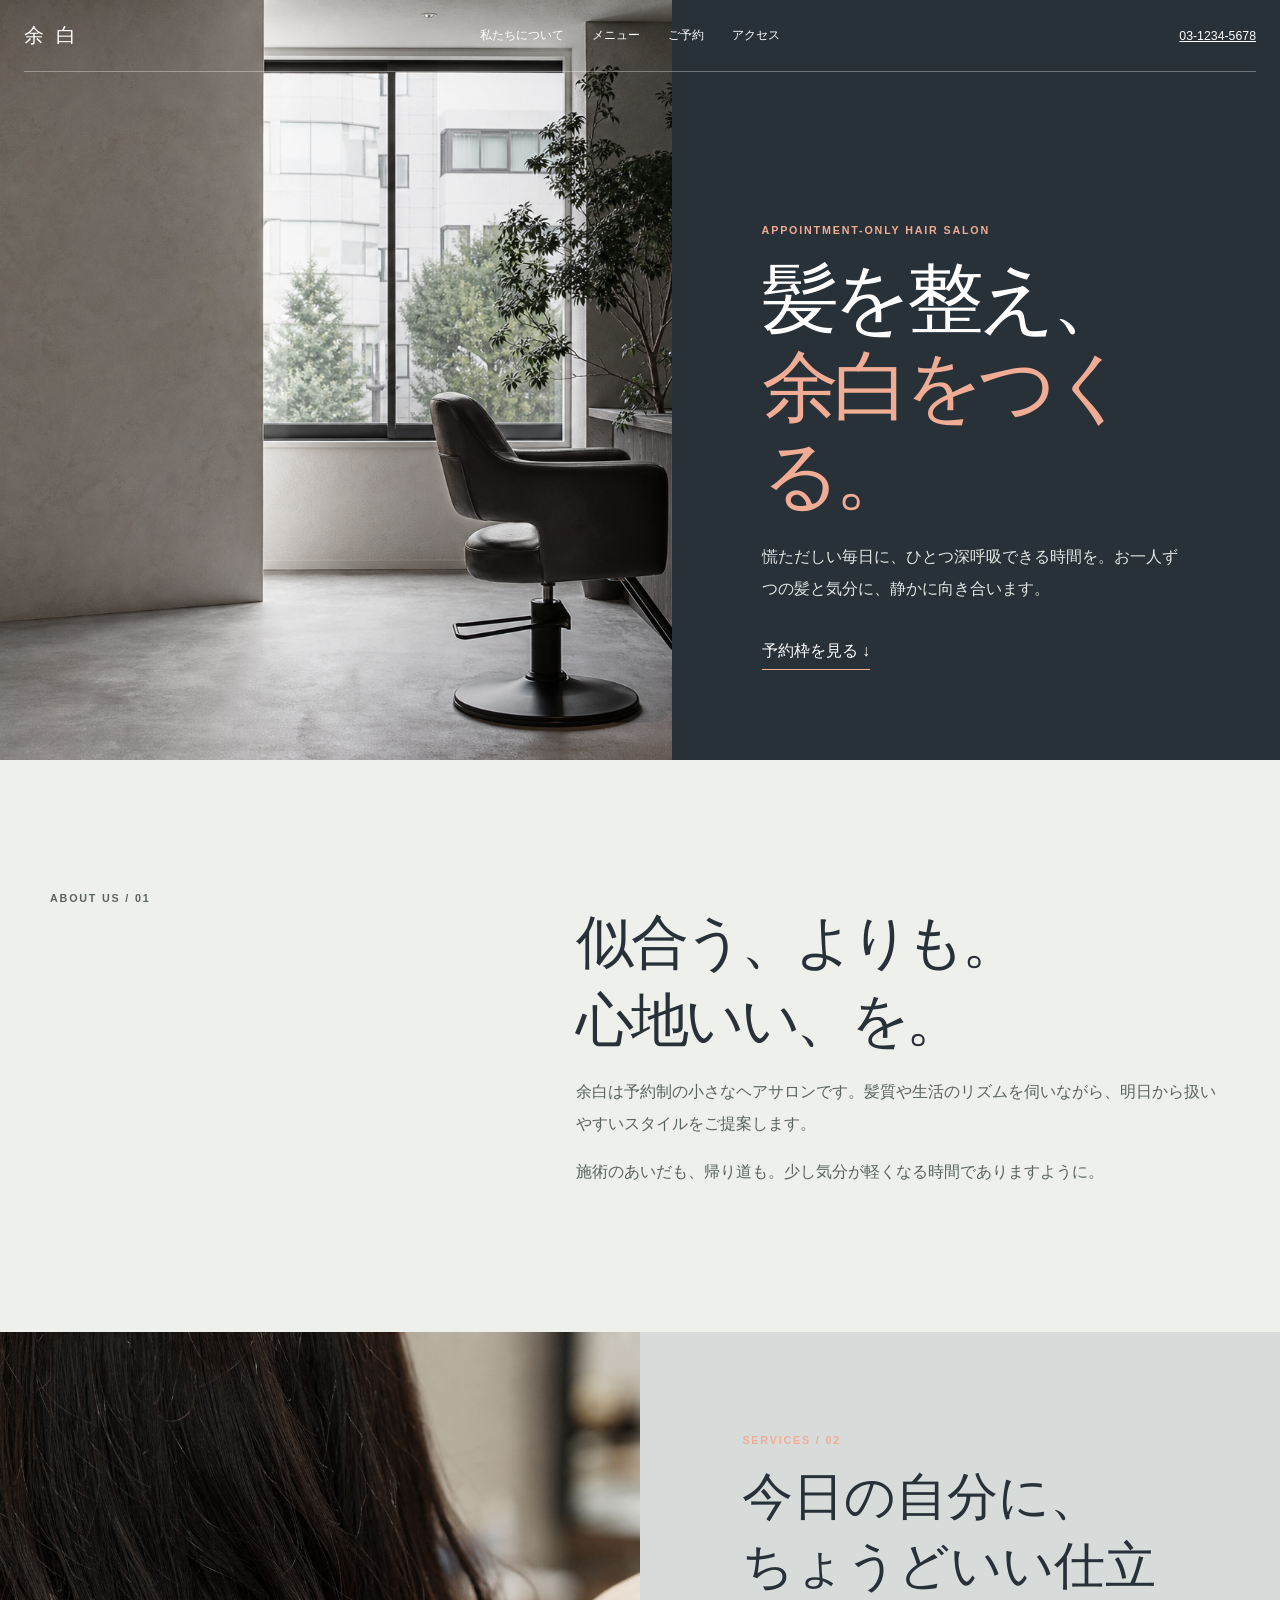
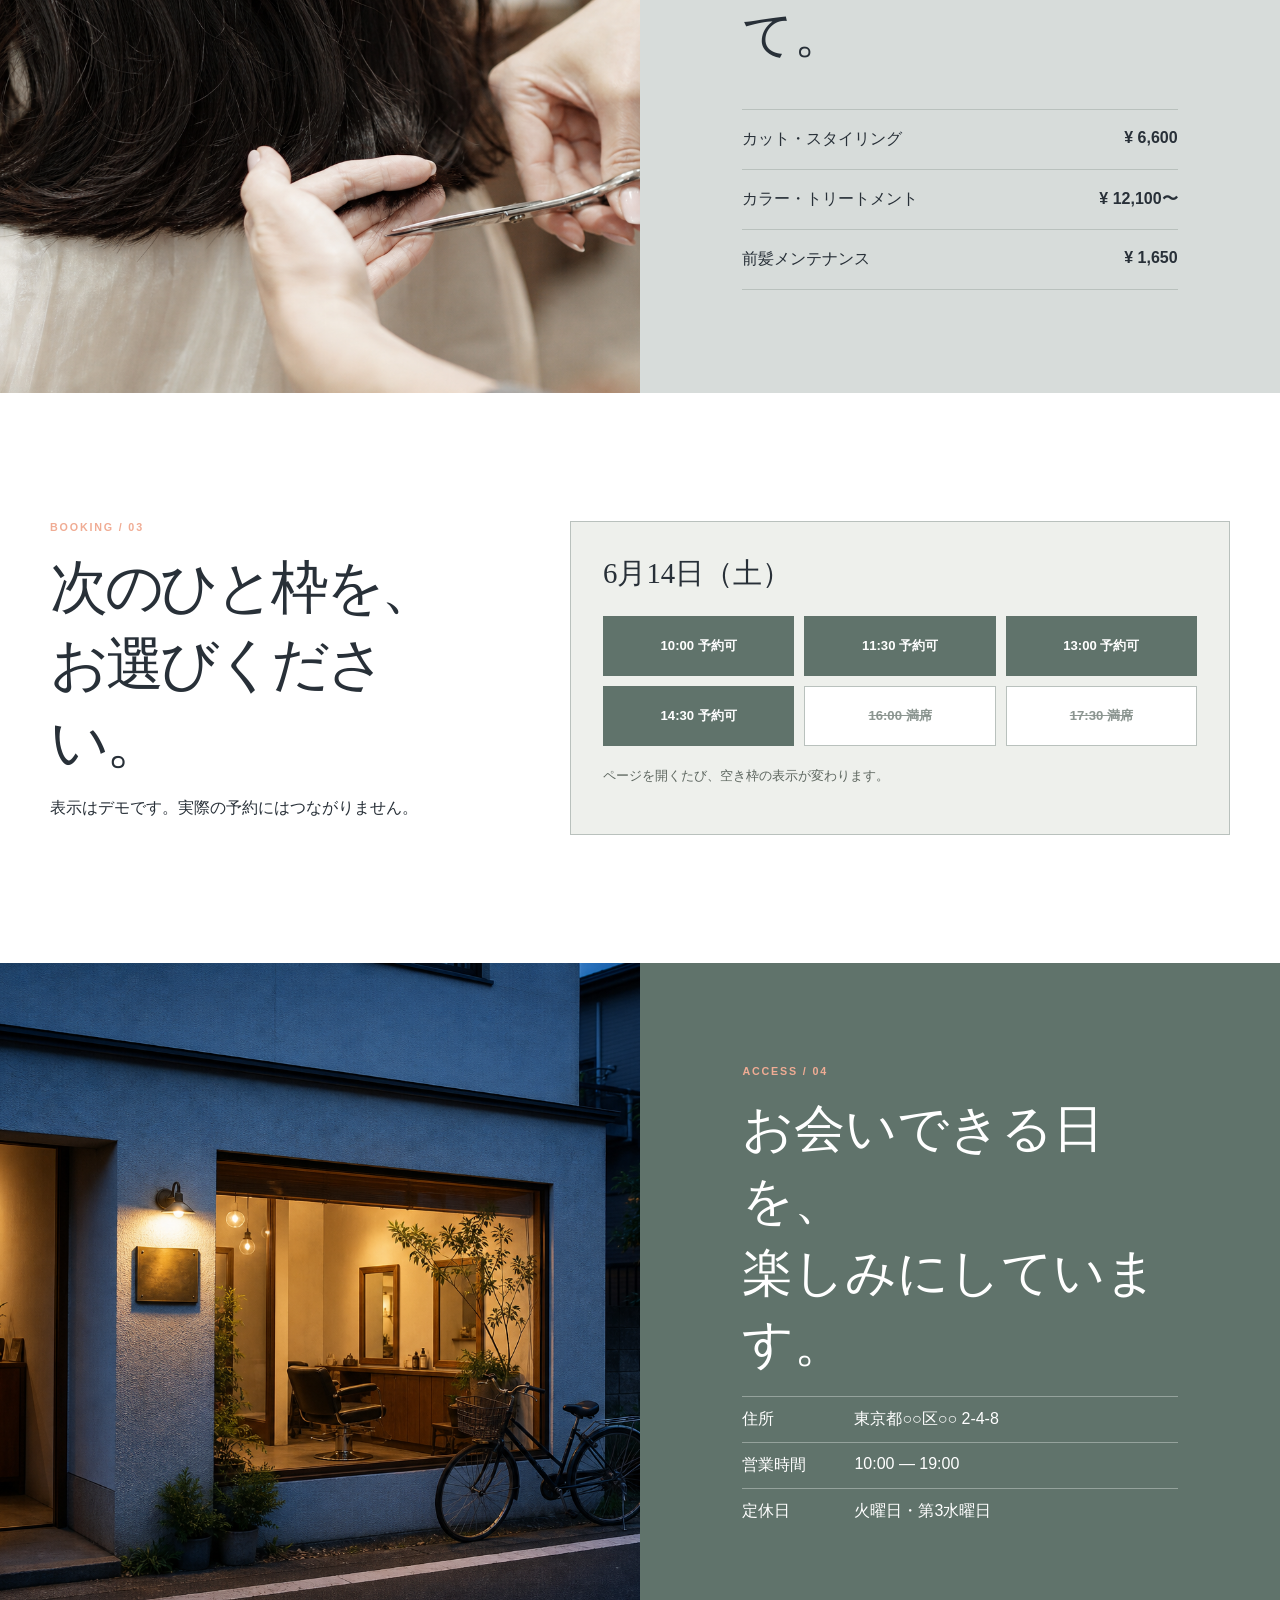
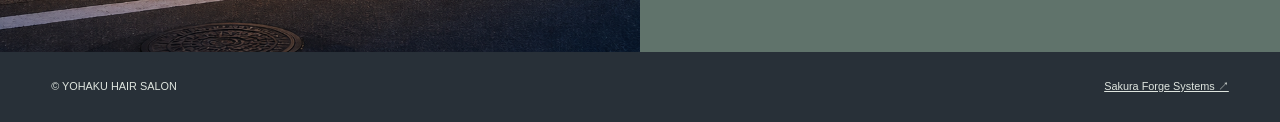
<file: samples/salon-mock/index.html>
<!doctype html><html lang="ja"><head><meta charset="utf-8"><meta name="viewport" content="width=device-width,initial-scale=1"><title>余白｜予約制ヘアサロン</title><style>
:root{--ink:#283038;--paper:#eef0ec;--mist:#d7dcda;--sage:#60736b;--coral:#c77b64;--line:#b9c1bd;--min:"Yu Mincho","Hiragino Mincho ProN",serif;--sans:"Yu Gothic","Hiragino Kaku Gothic ProN",sans-serif}*{box-sizing:border-box}html{scroll-behavior:smooth}body{margin:0;background:var(--paper);color:var(--ink);font-family:var(--sans)}a{color:inherit}a:focus-visible{outline:3px solid var(--coral);outline-offset:4px}.skip{position:fixed;top:10px;left:10px;z-index:10;padding:10px;background:#fff;transform:translateY(-150%)}.skip:focus{transform:none}.head{position:absolute;z-index:2;display:flex;align-items:center;justify-content:space-between;width:min(100% - 48px,1320px);left:50%;transform:translateX(-50%);padding:22px 0;color:#fff;border-bottom:1px solid #ffffff55}.logo{font-family:var(--min);font-size:1.25rem;text-decoration:none;letter-spacing:.18em}.nav{display:flex;gap:28px;font-size:.78rem}.nav a{text-decoration:none}.tel{font-size:.77rem}.hero{display:grid;grid-template-columns:1.05fr .95fr;min-height:760px;background:var(--ink);color:#fff}.hero img{width:100%;height:100%;object-fit:cover;filter:saturate(.72)}.copy{align-self:end;padding:150px clamp(32px,7vw,110px) 90px}.eyebrow,.label{margin:0;color:#f0ac94;font-size:.67rem;font-weight:700;letter-spacing:.17em;text-transform:uppercase}.hero h1{margin:20px 0;font:500 clamp(3.5rem,6vw,6.4rem)/1.15 var(--min);letter-spacing:-.07em}.hero h1 em{color:#f0ac94;font-style:normal}.lead{max-width:35rem;color:#e0e5e0;line-height:2}.textlink{display:inline-block;margin-top:20px;padding-bottom:7px;border-bottom:1px solid #f0ac94;text-decoration:none}.section{padding:clamp(80px,10vw,145px) max(24px,calc((100vw - 1180px)/2))}.intro{display:grid;grid-template-columns:.8fr 1.2fr;gap:90px}.intro h2,.booking h2{margin:16px 0 0;font:500 clamp(2.4rem,4.5vw,4.8rem)/1.35 var(--min);letter-spacing:-.06em}.intro p{color:#59645f;line-height:2}.service{display:grid;grid-template-columns:1fr 1fr;background:var(--mist)}.service img{width:100%;height:100%;min-height:520px;object-fit:cover}.service div{padding:clamp(50px,8vw,120px)}.service h2{font:500 clamp(2.2rem,4vw,4.3rem)/1.35 var(--min);margin:16px 0}.service ul{list-style:none;margin:40px 0 0;padding:0;border-top:1px solid var(--line)}.service li{display:flex;justify-content:space-between;padding:19px 0;border-bottom:1px solid var(--line)}.booking{display:grid;grid-template-columns:.8fr 1.2fr;gap:80px;background:#fff}.booking-card{padding:32px;border:1px solid var(--line);background:var(--paper)}.date{margin:0 0 22px;font:500 1.8rem var(--min)}.slots{display:grid;grid-template-columns:repeat(3,1fr);gap:10px}.slot{min-height:60px;border:1px solid var(--line);background:#fff;color:var(--ink);font:700 .82rem var(--sans)}.slot.available{background:var(--sage);border-color:var(--sage);color:#fff}.slot.busy{color:#8c9691;text-decoration:line-through}.booknote{margin:18px 0 0;color:#5d665f;font-size:.8rem;line-height:1.8}.access{display:grid;grid-template-columns:1fr 1fr;color:#fff;background:var(--sage)}.access img{width:100%;height:100%;min-height:430px;object-fit:cover}.access div{padding:clamp(50px,8vw,110px)}.access h2{font:500 clamp(2.2rem,4vw,4rem)/1.4 var(--min);margin:16px 0}.access dl div{display:grid;grid-template-columns:7em 1fr;padding:12px 0;border-top:1px solid #ffffff55}.access dd{margin:0}.foot{display:flex;justify-content:space-between;padding:28px 4%;font-size:.68rem;background:var(--ink);color:#dfe5df}@media(max-width:760px){.nav{display:none}.hero,.service,.booking,.access,.intro{grid-template-columns:1fr}.hero img{min-height:400px;order:0}.copy{padding:64px 26px 78px}.intro{gap:36px}.service img{min-height:360px}.booking{gap:42px}.slots{grid-template-columns:repeat(2,1fr)}.access img{min-height:320px}.foot{flex-direction:column;gap:12px}}
</style></head><body><a class="skip" href="#main">本文へ移動</a><header class="head"><a class="logo" href="#top">余 白</a><nav class="nav"><a href="#about">私たちについて</a><a href="#service">メニュー</a><a href="#booking">ご予約</a><a href="#access">アクセス</a></nav><a class="tel" href="tel:0312345678">03-1234-5678</a></header><main id="main"><section class="hero" id="top"><img src="./assets/salon/img/salon-hero.png" alt="窓際にある静かなサロンの施術席"><div class="copy"><p class="eyebrow">Appointment-only hair salon</p><h1>髪を整え、<br><em>余白をつくる。</em></h1><p class="lead">慌ただしい毎日に、ひとつ深呼吸できる時間を。お一人ずつの髪と気分に、静かに向き合います。</p><a class="textlink" href="#booking">予約枠を見る ↓</a></div></section><section class="section intro" id="about"><p class="label">About us / 01</p><div><h2>似合う、よりも。<br>心地いい、を。</h2><p>余白は予約制の小さなヘアサロンです。髪質や生活のリズムを伺いながら、明日から扱いやすいスタイルをご提案します。</p><p>施術のあいだも、帰り道も。少し気分が軽くなる時間でありますように。</p></div></section><section class="service" id="service"><img src="./assets/salon/img/salon-service-hands.png" alt="髪を丁寧に整えるスタイリストの手元"><div><p class="label">Services / 02</p><h2>今日の自分に、<br>ちょうどいい仕立て。</h2><ul><li><span>カット・スタイリング</span><strong>¥ 6,600</strong></li><li><span>カラー・トリートメント</span><strong>¥ 12,100〜</strong></li><li><span>前髪メンテナンス</span><strong>¥ 1,650</strong></li></ul></div></section><section class="section booking" id="booking"><div><p class="label">Booking / 03</p><h2>次のひと枠を、<br>お選びください。</h2><p>表示はデモです。実際の予約にはつながりません。</p></div><div class="booking-card"><p class="date" id="booking-date">6月14日（土）</p><div class="slots" id="slots" aria-live="polite"></div><p class="booknote">ページを開くたび、空き枠の表示が変わります。</p></div></section><section class="access" id="access"><img src="./assets/salon/img/salon-exterior.png" alt="夕方に灯りがともるサロン余白の外観"><div><p class="label">Access / 04</p><h2>お会いできる日を、<br>楽しみにしています。</h2><dl><div><dt>住所</dt><dd>東京都○○区○○ 2-4-8</dd></div><div><dt>営業時間</dt><dd>10:00 — 19:00</dd></div><div><dt>定休日</dt><dd>火曜日・第3水曜日</dd></div></dl></div></section></main><footer class="foot"><span>© YOHAKU HAIR SALON</span><a href="../../">Sakura Forge Systems ↗</a></footer><script>const times=['10:00','11:30','13:00','14:30','16:00','17:30'];const box=document.querySelector('#slots');times.forEach((t,i)=>{const b=document.createElement('button');const ok=Math.random()>.42;b.className='slot '+(ok?'available':'busy');b.textContent=ok?t+' 予約可':t+' 満席';b.disabled=!ok;box.append(b)});</script></body></html>
</file>
<file: styles.css>
@charset "UTF-8";

:root {
  --ink: #11252c;
  --ink-deep: #09191e;
  --steel: #eef1ef;
  --white: #fbfcfa;
  --sakura: #e88a9c;
  --copper: #c46e42;
  --mist: #9ba8a8;
  --line: rgba(17, 37, 44, .18);
  --shell: min(1180px, calc(100% - 48px));
  --display: "Yu Mincho", "Hiragino Mincho ProN", "BIZ UDPMincho", serif;
  --body: "Yu Gothic", "Hiragino Kaku Gothic ProN", "BIZ UDPGothic", sans-serif;
}

html[data-locale="en"], html[data-locale="es"], html[data-locale="fr"], html[data-locale="ru"], html[data-locale="vi"] {
  --display: Georgia, "Times New Roman", serif;
  --body: "Segoe UI", Arial, sans-serif;
}
html[data-locale="zh-CN"] { --display: "Songti SC", SimSun, serif; --body: "Microsoft YaHei", sans-serif; }
html[data-locale="zh-TW"] { --display: "Songti TC", PMingLiU, serif; --body: "Microsoft JhengHei", sans-serif; }
html[data-locale="ko"] { --display: Batang, "Noto Serif KR", serif; --body: "Malgun Gothic", sans-serif; }
html[data-locale="hi"] { --display: "Nirmala UI", Mangal, serif; --body: "Nirmala UI", Mangal, sans-serif; }

* { box-sizing: border-box; }
html { max-width: 100%; overflow-x: hidden; scroll-behavior: smooth; }
[id] { scroll-margin-top: 84px; }
body {
  width: 100%;
  max-width: 100%;
  margin: 0;
  overflow-x: hidden;
  color: var(--ink);
  background: var(--steel);
  font-family: var(--body);
  -webkit-font-smoothing: antialiased;
}
a { color: inherit; }
img { max-width: 100%; }
::selection { color: var(--white); background: var(--copper); }
:focus-visible { outline: 3px solid var(--sakura); outline-offset: 4px; }
.skip-link { position: fixed; top: 1rem; left: -999px; z-index: 100; padding: .8rem 1rem; color: white; background: var(--ink); }
.skip-link:focus { left: 1rem; }
.section-shell { width: var(--shell); margin-inline: auto; }

.site-header {
  position: fixed;
  inset: 0 0 auto;
  z-index: 50;
  display: flex;
  align-items: center;
  justify-content: space-between;
  width: 100%;
  margin: 0;
  padding: 26px max(24px, calc((100vw - 1180px) / 2));
  color: var(--white);
  border-bottom: 1px solid transparent;
  transition: padding .3s ease, background-color .3s ease, border-color .3s ease, box-shadow .3s ease;
}
.site-header.is-scrolled {
  padding-top: 15px;
  padding-bottom: 15px;
  border-color: rgba(255,255,255,.11);
  background: rgba(9,25,30,.9);
  box-shadow: 0 12px 34px rgba(9,25,30,.16);
  backdrop-filter: blur(16px);
}
.brand { display: inline-flex; align-items: center; text-decoration: none; }
.brand img { display: block; width: clamp(220px, 24vw, 320px); height: auto; overflow: visible; }
.nav { display: flex; align-items: center; gap: clamp(18px, 3vw, 42px); font-size: 12px; font-weight: 700; letter-spacing: .08em; }
.nav a { position: relative; text-decoration: none; }
.nav a:not(.nav-contact)::after { content: ""; position: absolute; right: 0; bottom: -7px; left: 0; height: 1px; background: var(--sakura); transform: scaleX(0); transform-origin: right; transition: transform .25s ease; }
.nav a:hover::after { transform: scaleX(1); transform-origin: left; }
.nav-contact { padding: 12px 16px; border: 1px solid rgba(255,255,255,.35); }
.nav-contact > span[aria-hidden] { margin-left: 10px; color: var(--sakura); }
.language-picker { display: inline-flex; align-items: center; gap: 7px; color: #a9b6b7; font-family: monospace; font-size: 8px; letter-spacing: .12em; }
.language-picker select { width: 86px; min-height: 34px; padding: 7px 8px; color: var(--white); border: 1px solid rgba(255,255,255,.28); border-radius: 0; outline: 0; background: rgba(9,25,30,.58); font: 600 11px/1 var(--body); cursor: pointer; color-scheme: dark; }
.language-picker select:hover { border-color: var(--sakura); }
.language-picker select:focus-visible { outline: 3px solid var(--sakura); outline-offset: 3px; }

.hero {
  position: relative;
  display: grid;
  grid-template-columns: minmax(0, 1.12fr) minmax(310px, .6fr);
  align-items: center;
  gap: clamp(48px, 8vw, 118px);
  min-height: 790px;
  padding: 148px max(24px, calc((100vw - 1180px) / 2)) 92px;
  overflow: hidden;
  color: var(--white);
  background: var(--ink);
}
.hero-grid { position: absolute; inset: 0; opacity: .11; background-image: linear-gradient(rgba(255,255,255,.35) 1px, transparent 1px), linear-gradient(90deg, rgba(255,255,255,.35) 1px, transparent 1px); background-size: 72px 72px; mask-image: linear-gradient(90deg, black, transparent 75%); }
.hero::after { content: ""; position: absolute; top: 0; right: -16vw; width: 58vw; height: 100%; background: #173039; clip-path: polygon(26% 0, 100% 0, 100% 100%, 0 100%); }
.forge-line { position: absolute; z-index: 2; top: 0; bottom: 0; left: 58%; width: 2px; background: linear-gradient(transparent 3%, rgba(238,241,239,.25) 25%, var(--copper) 50%, rgba(238,241,239,.2) 76%, transparent 96%); transform: rotate(11deg); transform-origin: top; }
.forge-line::before, .forge-line::after, .forge-line span { content: ""; position: absolute; width: 5px; height: 5px; border-radius: 50%; background: var(--sakura); box-shadow: 0 0 16px 3px rgba(232,138,156,.55); animation: ember 5s ease-in-out infinite; }
.forge-line::before { top: 38%; left: -16px; }
.forge-line::after { top: 55%; left: 13px; animation-delay: -1.7s; }
.forge-line span { top: 66%; left: -8px; animation-delay: -3.2s; }
.hero-copy, .studio-board, .hero-index { position: relative; z-index: 3; }
.hero-copy { opacity: var(--hero-copy-opacity, 1); transform: translate3d(0, var(--hero-copy-shift, 0), 0); will-change: opacity, transform; }
.eyebrow, .section-tag, .service-code { margin: 0; font-size: 11px; font-weight: 800; letter-spacing: .17em; text-transform: uppercase; }
.eyebrow { display: flex; align-items: center; gap: 14px; color: #b8c3c4; }
.hero h1 { margin: 30px 0 28px; font-family: var(--display); font-size: clamp(52px, 7vw, 94px); font-weight: 600; line-height: 1.12; letter-spacing: -.07em; }
.hero h1 em { color: var(--sakura); font-style: normal; }
.type-text { display: inline-block; min-width: 6.6em; }
.type-text.is-typing::after { content: ""; display: inline-block; width: .06em; height: .88em; margin-left: .08em; background: currentColor; vertical-align: -.05em; animation: cursor-blink .75s steps(1) infinite; }
.hero-lead { max-width: 610px; margin: 0; color: #c4cdcd; font-size: clamp(15px, 1.5vw, 18px); line-height: 2; }
html:not([data-locale="ja"]):not([data-locale="zh-CN"]):not([data-locale="zh-TW"]):not([data-locale="ko"]) .hero h1 { font-size: clamp(43px, 5.6vw, 76px); letter-spacing: -.045em; }
html:not([data-locale="ja"]) .type-text { min-width: 0; }
html:not([data-locale="ja"]) .service-title h3 { font-size: 22px; line-height: 1.25; }
html[data-locale="hi"] .hero h1 { font-size: clamp(40px, 5vw, 68px); line-height: 1.22; }
html[data-locale="hi"] .eyebrow, html[data-locale="hi"] .section-tag { letter-spacing: .04em; }
.hero-actions { display: flex; align-items: center; gap: 28px; margin-top: 38px; }
.button { display: inline-flex; align-items: center; justify-content: space-between; gap: 28px; padding: 17px 20px; text-decoration: none; font-size: 13px; font-weight: 800; letter-spacing: .04em; }
.button-primary { min-width: 240px; color: var(--ink); background: var(--sakura); }
.button > span[aria-hidden] { font-size: 18px; }
.text-link { padding: 10px 0; text-decoration: none; border-bottom: 1px solid rgba(255,255,255,.3); font-size: 12px; font-weight: 700; }
.text-link > span[aria-hidden] { margin-left: 12px; color: var(--sakura); }
.studio-board { padding: 14px; border: 1px solid rgba(255,255,255,.22); background: rgba(9,25,30,.72); box-shadow: 22px 28px 0 rgba(9,25,30,.23); backdrop-filter: blur(7px); opacity: var(--hero-board-opacity, 1); transform: translate3d(0, var(--hero-board-shift, 0), 0) rotate(1.2deg); will-change: opacity, transform; }
.board-head, .board-foot { display: flex; align-items: center; justify-content: space-between; color: #91a2a4; font-family: monospace; font-size: 8px; letter-spacing: .12em; }
.board-head { padding: 2px 3px 13px; }
.board-head span:first-child { display: flex; align-items: center; gap: 7px; color: #c8d1d1; }
.board-head i { width: 6px; height: 6px; border-radius: 50%; background: var(--sakura); box-shadow: 0 0 9px var(--sakura); animation: pulse 2.4s ease-in-out infinite; }
.board-canvas { position: relative; padding: 30px 25px 22px; background: #c5cdcb; box-shadow: inset 0 0 0 1px rgba(255,255,255,.25); }
.canvas-tools { position: absolute; inset: 0 0 auto; display: flex; align-items: center; gap: 5px; height: 22px; padding: 0 8px; background: #e6eae7; }
.canvas-tools span { width: 5px; height: 5px; border-radius: 50%; background: #91a09f; }
.canvas-tools b { margin-left: auto; color: #7f8d8d; font-family: monospace; font-size: 7px; }
.canvas-page { position: relative; min-height: 285px; padding: 22px; overflow: hidden; color: var(--ink); background: #f8faf7; box-shadow: 0 8px 22px rgba(17,37,44,.12); }
.canvas-page::before { content: ""; position: absolute; inset: 0; opacity: .16; background-image: linear-gradient(rgba(17,37,44,.3) 1px, transparent 1px), linear-gradient(90deg, rgba(17,37,44,.3) 1px, transparent 1px); background-size: 28px 28px; }
.canvas-nav { position: relative; z-index: 2; display: flex; align-items: center; gap: 8px; }
.canvas-nav img { width: 18px; height: 18px; margin-right: auto; }
.canvas-nav i { width: 20px; height: 2px; background: #a0abaa; }
.canvas-label { position: relative; z-index: 2; margin: 54px 0 8px; color: #718080; font-family: monospace; font-size: 7px; letter-spacing: .16em; }
.canvas-page strong { position: relative; z-index: 2; display: block; font-family: Arial, sans-serif; font-size: clamp(32px, 3.6vw, 48px); line-height: .92; letter-spacing: -.07em; }
.canvas-page strong em { color: #c76472; font-style: normal; }
.canvas-action { position: relative; z-index: 2; width: 78px; height: 20px; margin-top: 20px; background: var(--ink); }
.canvas-shape { position: absolute; border: 1px solid #c76472; transform: rotate(45deg); }
.shape-a { right: -30px; bottom: -34px; width: 140px; height: 140px; }
.shape-b { right: 24px; bottom: 18px; width: 42px; height: 42px; background: #c76472; opacity: .86; }
.measure { position: absolute; color: #667778; font-family: monospace; font-size: 6px; letter-spacing: .1em; }
.measure-x { right: 26px; bottom: 8px; }.measure-y { top: 50%; left: 4px; transform: rotate(-90deg); }
.board-foot { align-items: flex-end; padding: 13px 3px 2px; }
.board-foot p { margin: 0; color: #aebabb; font-family: var(--body); font-size: 11px; line-height: 1.6; letter-spacing: 0; }
.board-foot p strong { color: #fff; font-weight: 800; opacity: 1; }
.board-foot > span { color: var(--sakura); line-height: 1.55; text-align: right; }
.hero-index { position: absolute; bottom: 24px; left: max(24px, calc((100vw - 1180px) / 2)); margin: 0; color: #64787b; font-family: monospace; font-size: 9px; letter-spacing: .2em; }

.section-tag { display: flex; align-items: center; gap: 10px; color: var(--copper); }
.section-tag::before { content: ""; width: 24px; height: 1px; background: currentColor; }
.section-tag.light { color: var(--sakura); }
.section-intro h2, .work h2, .contact h2 { margin: 20px 0 0; font-family: var(--display); font-size: clamp(36px, 4.5vw, 62px); font-weight: 600; line-height: 1.35; letter-spacing: -.05em; }

.services {
  position: relative;
  padding-block: clamp(96px, 11vw, 144px);
  overflow: hidden;
  color: var(--white);
  background: #281b22;
  border-top: 6px solid var(--sakura);
}
.services::before {
  content: "";
  position: absolute;
  inset: 0;
  pointer-events: none;
  opacity: .5;
  background:
    linear-gradient(115deg, transparent 0 63%, rgba(232,138,156,.07) 63% 63.12%, transparent 63.12%),
    linear-gradient(90deg, rgba(255,255,255,.035) 1px, transparent 1px);
  background-size: 100% 100%, 96px 100%;
}
.services::after {
  content: "SFS / CAPABILITIES";
  position: absolute;
  top: 28px;
  right: max(24px, calc((100vw - 1180px) / 2));
  color: rgba(255,255,255,.28);
  font-family: monospace;
  font-size: 9px;
  letter-spacing: .2em;
}
.services > * { position: relative; z-index: 1; }
.section-intro { display: grid; grid-template-columns: 1.2fr .55fr; gap: 80px; align-items: end; }
.section-intro > p { margin: 0 0 8px; color: #cbbfc3; line-height: 1.9; }
.service-list { margin-top: 76px; border-top: 1px solid rgba(240,154,174,.38); }
.service-item { display: grid; grid-template-columns: 120px 1fr 1.15fr .8fr; gap: clamp(20px, 4vw, 58px); align-items: start; padding: 44px 0; border-bottom: 1px solid rgba(255,255,255,.16); }
.service-code { padding-top: 8px; color: #d79375; font-family: monospace; }
.service-title { display: flex; gap: 16px; align-items: flex-start; }
.service-glyph { position: relative; flex: 0 0 auto; display: block; width: 34px; height: 34px; color: #f09aae; border: 1px solid currentColor; }
.glyph-web i { position: absolute; border: 1px solid currentColor; }.glyph-web i:first-child { inset: 6px 5px 14px; }.glyph-web i:last-child { right: 5px; bottom: 5px; left: 5px; height: 5px; background: currentColor; }
.glyph-refine { border-radius: 50%; border-right-color: transparent; transform: rotate(-20deg); }.glyph-refine::after { content: ""; position: absolute; right: -2px; bottom: 0; border: 5px solid transparent; border-top-color: currentColor; transform: rotate(-25deg); }
.glyph-refine i { position: absolute; inset: 8px; border: 1px solid currentColor; border-radius: 50%; }
.glyph-ai::before { content: ""; position: absolute; inset: 12px; background: currentColor; transform: rotate(45deg); }
.glyph-ai::after { content: ""; position: absolute; inset: 7px; border: 1px solid rgba(240,154,174,.55); transform: rotate(45deg); }
.glyph-ai i { position: absolute; z-index: 1; width: 5px; height: 5px; border: 1px solid currentColor; border-radius: 50%; background: #281b22; }
.glyph-ai i:first-child { top: 4px; left: 4px; }.glyph-ai i:nth-child(2) { top: 5px; right: 4px; }.glyph-ai i:last-child { right: 4px; bottom: 4px; }
.glyph-video::before { content: ""; position: absolute; top: 8px; left: 12px; border: 7px solid transparent; border-left: 10px solid currentColor; }
.glyph-video i:first-child { position: absolute; top: 4px; right: 4px; bottom: 8px; left: 4px; border: 1px solid rgba(240,154,174,.55); }
.glyph-video i:last-child { position: absolute; right: 4px; bottom: 4px; left: 4px; height: 1px; background: currentColor; }
.service-title h3 { margin: 1px 0 0; font-family: var(--display); font-size: 25px; font-weight: 500; }
.service-item > p:not(.service-code) { margin: 0; color: #cbbfc3; font-size: 14px; line-height: 1.9; }
.service-item ul { margin: 0; padding: 0; list-style: none; color: #eee5e8; font-size: 12px; line-height: 2.1; }
.service-item li::before { content: "—"; margin-right: 9px; color: var(--copper); }
.service-more { display: grid; grid-template-columns: 120px 1fr auto; gap: clamp(20px, 4vw, 58px); align-items: center; padding: 34px 0 0; }
.service-more > p { margin: 0; color: #d79375; font-family: monospace; font-size: 10px; letter-spacing: .12em; }
.service-more div { display: grid; gap: 8px; }
.service-more strong { font-family: var(--display); font-size: clamp(20px, 2vw, 27px); font-weight: 500; }
.service-more div span { color: #cbbfc3; font-size: 13px; line-height: 1.8; }
.service-more a { display: inline-flex; align-items: center; gap: 20px; padding: 13px 0; color: var(--white); border-bottom: 1px solid rgba(240,154,174,.55); text-decoration: none; font-size: 12px; font-weight: 700; white-space: nowrap; }
.service-more a > span[aria-hidden] { color: var(--sakura); font-size: 17px; transition: transform .25s ease; }
.service-more a:hover > span[aria-hidden] { transform: translate(3px, -3px); }

.motion-ready .service-item.reveal .service-glyph { opacity: 0; scale: .55; }
.motion-ready .service-item.reveal.is-visible .service-glyph { animation: glyph-stamp .7s cubic-bezier(.2,.75,.25,1) calc(var(--reveal-delay) + 140ms) forwards; }
.motion-ready .service-item.reveal.is-visible .glyph-web i:last-child { animation: glyph-scan .55s ease calc(var(--reveal-delay) + 480ms) both; }
.motion-ready .service-item.reveal.is-visible .glyph-refine i { animation: glyph-pulse .55s ease calc(var(--reveal-delay) + 450ms) both; }
.motion-ready .service-item.reveal.is-visible .glyph-ai i { animation: node-light .45s ease calc(var(--reveal-delay) + 430ms) both; }
.motion-ready .service-item.reveal.is-visible .glyph-ai i:nth-child(2) { animation-delay: calc(var(--reveal-delay) + 520ms); }
.motion-ready .service-item.reveal.is-visible .glyph-ai i:last-child { animation-delay: calc(var(--reveal-delay) + 610ms); }
.motion-ready .service-item.reveal.is-visible .glyph-video::before { animation: play-nudge .55s ease calc(var(--reveal-delay) + 470ms) both; }

.work { padding-block: clamp(90px, 12vw, 160px); }
.work-heading { display: grid; grid-template-columns: .6fr 1fr; align-items: start; margin-bottom: 54px; }
.work-heading h2 { margin-top: 0; }
.work-card { display: grid; grid-template-columns: 1.25fr .75fr; color: var(--white); background: #1b363e; text-decoration: none; transition: transform .35s ease, box-shadow .35s ease; }
.browser-mockup { padding: clamp(25px, 4vw, 50px); background: #c8d0ce; }
.browser-bar { display: flex; align-items: center; gap: 6px; height: 32px; padding: 0 13px; color: #718082; background: #e9edeb; font-family: monospace; font-size: 8px; }
.browser-bar i { width: 6px; height: 6px; border-radius: 50%; background: #9aa7a6; }
.browser-bar span { margin-left: auto; margin-right: auto; }
.mock-body { position: relative; min-height: 330px; padding: 38px; overflow: hidden; color: var(--ink); background: #fafbf8; }
.mock-nav { width: 110px; height: 8px; margin-bottom: 70px; border-top: 2px solid var(--ink); border-bottom: 2px solid var(--ink); }
.mock-body p { position: relative; z-index: 2; margin: 0; font-family: Arial, sans-serif; font-size: clamp(25px, 4vw, 52px); font-weight: 300; line-height: 1.05; letter-spacing: -.06em; }
.mock-body b { color: var(--copper); }
.mock-button { width: 110px; height: 25px; margin-top: 28px; background: var(--ink); }
.mock-photo { position: absolute; right: -16px; bottom: -8px; display: flex; align-items: flex-end; gap: 5px; transform: rotate(-7deg); }
.mock-photo span { display: block; width: 70px; height: 155px; background: #e29aaa; border-radius: 90% 40% 5% 5%; }
.mock-photo span:nth-child(2) { height: 215px; background: #d36f84; }.mock-photo span:nth-child(3) { height: 130px; background: #efb7c2; }
.work-meta { position: relative; display: flex; flex-direction: column; justify-content: center; padding: clamp(30px, 5vw, 65px); }
.work-meta > p:first-child { display: flex; justify-content: space-between; margin: 0 0 42px; color: #94a5a7; font-family: monospace; font-size: 9px; letter-spacing: .14em; }
.work-meta h3 { margin: 0 0 18px; font-family: var(--display); font-size: clamp(25px, 3vw, 36px); font-weight: 500; }
.work-meta > p:not(:first-child) { margin: 0; color: #b8c4c5; font-size: 14px; line-height: 1.9; }
.circle-arrow { display: grid; place-items: center; align-self: flex-end; width: 58px; height: 58px; margin-top: 45px; border: 1px solid rgba(255,255,255,.35); border-radius: 50%; color: var(--sakura); font-size: 24px; }
.work-card:hover { transform: translateY(-6px); box-shadow: 0 28px 70px rgba(17,37,44,.19); }

.contact { position: relative; padding-block: clamp(100px, 14vw, 180px); overflow: hidden; color: var(--white); background: var(--ink); }
.contact::before { content: ""; position: absolute; inset: 0; opacity: .08; background-image: linear-gradient(90deg, transparent 49.8%, white 50%, transparent 50.2%); background-size: 130px 100%; }
.contact-inner { position: relative; z-index: 2; text-align: center; }
.contact-inner .section-tag { justify-content: center; }
.contact h2 { margin-top: 26px; font-size: clamp(42px, 6.4vw, 82px); }
.contact h2 em { color: var(--sakura); font-style: normal; }
.contact-inner > p:not(.section-tag) { max-width: 590px; margin: 30px auto; color: #afbcbd; line-height: 2; }
.button-contact { min-width: min(430px, 100%); margin-top: 16px; color: var(--ink); background: var(--white); }
.button-contact:hover { background: var(--sakura); }
.contact small { display: block; margin-top: 18px; color: #738689; font-size: 10px; }
.contact-petal { position: absolute; right: -80px; bottom: -160px; width: 430px; height: 620px; border: 1px solid rgba(232,138,156,.22); border-radius: 90% 10% 90% 35%; transform: rotate(25deg); }
.contact-petal::after { content: ""; position: absolute; inset: 45px; border: 1px solid rgba(232,138,156,.12); border-radius: inherit; }

.footer { width: 100%; color: var(--ink); background: var(--steel); border-top: 1px solid rgba(17,37,44,.16); }
.footer-inner { display: grid; grid-template-columns: minmax(220px, .62fr) minmax(0, 1.38fr); gap: clamp(36px, 7vw, 92px); padding-block: 32px; font-size: 10px; }
.footer-identity { display: flex; align-items: flex-start; justify-content: space-between; flex-direction: column; gap: 28px; }
.footer-brand img { width: min(240px, 42vw); }
.footer-identity > p { margin: 0; color: #65777a; line-height: 1.5; }
.company-profile dl { margin: 0; }
.company-profile dl > div { display: grid; grid-template-columns: 84px 1fr; gap: 20px; padding: 11px 0; border-top: 1px solid rgba(17,37,44,.14); }
.company-profile dl > div:last-child { border-bottom: 1px solid rgba(17,37,44,.14); }
.company-profile dt { color: var(--copper); font-family: monospace; font-size: 9px; font-weight: 700; letter-spacing: .08em; }
.company-profile dd { margin: 0; color: #4c6064; font-size: 11px; line-height: 1.65; }

@keyframes ember { 0%, 100% { opacity: .2; transform: translate(0, 8px); } 50% { opacity: 1; transform: translate(8px, -16px); } }
@keyframes pulse { 0%, 100% { opacity: .4; } 50% { opacity: 1; } }
@keyframes cursor-blink { 0%, 48% { opacity: 1; } 49%, 100% { opacity: 0; } }
@keyframes hero-enter { from { opacity: 0; transform: translateY(22px); } to { opacity: 1; transform: translateY(0); } }
@keyframes glyph-stamp { 0% { opacity: 0; scale: .55; } 65% { opacity: 1; scale: 1.12; } 100% { opacity: 1; scale: 1; } }
@keyframes glyph-scan { from { opacity: 0; transform: scaleX(.15); } to { opacity: 1; transform: scaleX(1); } }
@keyframes glyph-pulse { 0% { opacity: 0; scale: .5; } 65% { opacity: 1; scale: 1.2; } 100% { opacity: 1; scale: 1; } }
@keyframes node-light { from { opacity: 0; scale: .2; } to { opacity: 1; scale: 1; } }
@keyframes play-nudge { 0% { opacity: 0; transform: translateX(-4px); } 70% { opacity: 1; transform: translateX(2px); } 100% { opacity: 1; transform: none; } }

/* Motion is enabled only after JavaScript loads, so content stays visible without it. */
.motion-ready .hero-copy .eyebrow,
.motion-ready .hero-copy h1,
.motion-ready .hero-copy .hero-lead,
.motion-ready .hero-copy .hero-actions,
.motion-ready .studio-board > * {
  animation: hero-enter .8s cubic-bezier(.2,.75,.25,1) both;
}
.motion-ready .hero-copy h1 { animation-delay: .12s; }
.motion-ready .hero-copy .hero-lead { animation-delay: .3s; }
.motion-ready .hero-copy .hero-actions { animation-delay: .42s; }
.motion-ready .studio-board > * { animation-delay: .28s; }
.motion-ready .studio-board .board-canvas { animation-delay: .38s; }
.motion-ready .studio-board .board-foot { animation-delay: .5s; }

.motion-ready .reveal {
  opacity: 0;
  transform: translate3d(0, 34px, 0);
  transition: opacity .8s cubic-bezier(.2,.75,.25,1), transform .8s cubic-bezier(.2,.75,.25,1);
  transition-delay: var(--reveal-delay, 0ms);
}
.motion-ready .reveal[data-reveal="left"] { transform: translate3d(-36px, 0, 0); }
.motion-ready .reveal[data-reveal="right"] { transform: translate3d(36px, 0, 0); }
.motion-ready .reveal.is-visible { opacity: 1; transform: translate3d(0, 0, 0); }
.motion-ready .service-item.reveal { transition-property: opacity, transform, border-color; }
.motion-ready .service-item.reveal.is-visible { border-color: rgba(255,255,255,.2); }

@media (max-width: 920px) {
  :root { --shell: min(100% - 36px, 720px); }
  .site-header { padding-right: 18px; padding-left: 18px; }
  .nav a:not(.nav-contact) { display: none; }
  .hero { grid-template-columns: 1fr; padding-inline: 18px; padding-top: 140px; }
  .hero::after { top: auto; right: 0; bottom: 0; width: 100%; height: 46%; clip-path: polygon(0 14%, 100% 0, 100% 100%, 0 100%); }
  .forge-line { left: 77%; }
  .studio-board { width: min(440px, 92%); margin-left: auto; }
  .hero-index { left: 18px; }
  .section-intro, .work-heading { grid-template-columns: 1fr; gap: 32px; }
  .service-item { grid-template-columns: 80px 1fr; }
  .service-item > p:not(.service-code), .service-item ul { grid-column: 2; }
  .service-more { grid-template-columns: 80px 1fr; }
  .service-more a { grid-column: 2; justify-self: start; }
  .work-card { grid-template-columns: 1fr; }
}

@media (max-width: 600px) {
  :root { --shell: calc(100% - 28px); }
  .site-header { padding: 18px 14px; }
  .site-header.is-scrolled { padding: 11px 14px; }
  .brand img { width: 190px; }
  .nav-contact { display: none; }
  .language-mark { display: none; }
  .language-picker select { width: 78px; }
  .hero { min-height: 900px; padding: 120px 14px 65px; }
  .hero h1 { font-size: clamp(45px, 14vw, 66px); }
  html:not([data-locale="ja"]):not([data-locale="zh-CN"]):not([data-locale="zh-TW"]):not([data-locale="ko"]) .hero h1 { font-size: clamp(38px, 11vw, 54px); }
  .hero-actions { align-items: flex-start; flex-direction: column; gap: 18px; }
  .studio-board { width: calc(100% - 12px); margin-inline: auto; padding: 10px; box-shadow: 9px 12px 0 rgba(9,25,30,.23); }
  .canvas-page { min-height: 250px; padding: 18px; }
  .service-list { margin-top: 45px; }
  .service-item { grid-template-columns: 1fr; gap: 15px; padding: 32px 0; }
  .service-item > p:not(.service-code), .service-item ul { grid-column: 1; }
  .service-more { grid-template-columns: 1fr; gap: 14px; padding-top: 28px; }
  .service-more a { grid-column: 1; }
  .browser-mockup { padding: 18px; }
  .mock-body { min-height: 250px; padding: 25px; }
  .mock-nav { margin-bottom: 50px; }
  .mock-photo span { width: 45px; }
  .footer-inner { grid-template-columns: 1fr; gap: 24px; padding-block: 26px; }
  .footer-identity { gap: 14px; }
  .company-profile dl > div { grid-template-columns: 76px 1fr; gap: 14px; }
}

@media (prefers-reduced-motion: reduce) {
  html { scroll-behavior: auto; }
  *, *::before, *::after { animation-duration: .01ms !important; animation-iteration-count: 1 !important; transition-duration: .01ms !important; }
  .hero-copy, .studio-board, .motion-ready .reveal { opacity: 1 !important; transform: none !important; }
  .motion-ready .service-item.reveal .service-glyph { opacity: 1 !important; scale: 1 !important; animation: none !important; }
  .type-text::after { display: none !important; }
}
</file>
<file: samples/kissa-komorebi/styles.css>
:root {
  --charcoal: #282c26;
  --charcoal-soft: #3d443a;
  --plaster: #dcdbcf;
  --paper: #f1f0e7;
  --amber: #c7964d;
  --amber-deep: #825311;
  --moss: #6e7866;
  --ink: #252720;
  --line: rgba(40, 44, 38, .2);
  --display: "Yu Mincho", "Hiragino Mincho ProN", "Hiragino Mincho Pro", serif;
  --body: "Yu Gothic", "Hiragino Kaku Gothic ProN", "BIZ UDPGothic", sans-serif;
  --utility: "Arial Narrow", "Roboto Condensed", "Yu Gothic", sans-serif;
}

* { box-sizing: border-box; }
html { scroll-behavior: smooth; }
body { margin: 0; overflow-x: hidden; color: var(--ink); background: var(--paper); font-family: var(--body); font-feature-settings: "palt"; }
a { color: inherit; }
a:focus-visible { outline: 3px solid #f2c870; outline-offset: 5px; }
.skip-link { position: fixed; top: 12px; left: 12px; z-index: 20; padding: 12px 16px; color: var(--charcoal); background: #fff; font-size: .85rem; font-weight: 700; text-decoration: none; transform: translateY(-160%); transition: transform .2s ease; }
.skip-link:focus { transform: translateY(0); }
main:focus { outline: none; }

.site-header {
  position: absolute; inset: 0 0 auto; z-index: 3;
  display: grid; grid-template-columns: 1fr auto 1fr; align-items: center;
  width: min(100% - 56px, 1440px); margin-inline: auto; padding: 22px 0;
  color: #fff; border-bottom: 1px solid rgba(255,255,255,.35);
}
.brand { display: inline-flex; align-items: center; gap: 10px; width: fit-content; color: inherit; text-decoration: none; }
.brand-seal { display: grid; place-items: center; width: 34px; height: 34px; border: 1px solid currentColor; border-radius: 50%; font-family: var(--display); font-size: 1.05rem; }
.brand-name { font-family: var(--display); font-size: .88rem; font-weight: 600; line-height: 1.08; letter-spacing: .08em; }
.nav { display: flex; gap: clamp(18px, 2.8vw, 42px); font-size: .76rem; letter-spacing: .08em; }
.nav a, .header-tel { color: inherit; text-decoration: none; }
.nav a:hover { color: var(--amber); }
.header-tel { justify-self: end; font-family: var(--utility); font-size: .76rem; letter-spacing: .1em; }

.hero { position: relative; display: grid; grid-template-columns: minmax(0, 1.18fr) minmax(300px, .82fr); min-height: 780px; height: min(100vh, 900px); overflow: hidden; background: var(--charcoal); color: #fff; }
.hero-photo { position: relative; min-height: 100%; overflow: hidden; }
.hero-photo::after { content: ""; position: absolute; inset: 0; background: linear-gradient(90deg, rgba(16,19,16,.05), rgba(16,19,16,.28)); }
.hero-photo img { width: 100%; height: 100%; object-fit: cover; object-position: 48% center; filter: saturate(.72) contrast(1.04); }
.photo-caption { position: absolute; z-index: 1; left: 28px; bottom: 24px; margin: 0; color: rgba(255,255,255,.76); font-family: var(--utility); font-size: .62rem; letter-spacing: .2em; writing-mode: vertical-rl; }
.hero-copy { align-self: end; max-width: 590px; padding: 0 clamp(32px, 6vw, 110px) 104px clamp(36px, 6vw, 96px); }
.eyebrow, .section-kicker { margin: 0; color: var(--amber-deep); font-family: var(--utility); font-size: .66rem; font-weight: 700; letter-spacing: .18em; text-transform: uppercase; }
.eyebrow { margin-bottom: 22px; color: var(--amber); }
.hero h1 { margin: 0; font-family: var(--display); font-size: clamp(3.5rem, 6.1vw, 6.9rem); font-weight: 500; line-height: 1.15; letter-spacing: -.06em; }
.title-line { display: block; overflow: hidden; }
.title-line > * { display: inline-block; }
.hero h1 em { color: var(--amber); font-style: normal; }
.lead { margin: 28px 0; color: rgba(255,255,255,.72); font-size: .94rem; line-height: 2.05; overflow-wrap: anywhere; }
.text-link { display: inline-flex; gap: 18px; padding-bottom: 8px; border-bottom: 1px solid var(--amber); color: #fff; font-size: .84rem; text-decoration: none; }
.text-link span { color: var(--amber); }
.hero-side-note { position: absolute; right: 25px; bottom: 28px; margin: 0; color: rgba(255,255,255,.44); font-family: var(--utility); font-size: .57rem; letter-spacing: .13em; line-height: 1.8; text-align: right; }

.notice { display: flex; align-items: center; justify-content: space-between; gap: 30px; padding: 17px max(28px, calc((100vw - 1280px) / 2)); color: var(--paper); background: var(--moss); font-size: .8rem; }
.notice p { margin: 0; line-height: 1.7; }.notice p span { margin-right: 18px; color: var(--plaster); font-family: var(--utility); font-size: .68rem; font-weight: 700; letter-spacing: .14em; }
.notice a { flex: none; color: #fff; text-decoration: none; font-size: .74rem; }.notice a span { margin-left: 9px; color: var(--amber); }

.section { padding: clamp(84px, 12vw, 180px) max(28px, calc((100vw - 1280px) / 2)); }
.about { display: grid; grid-template-columns: .45fr 1.05fr .75fr; gap: clamp(36px, 5vw, 86px); background: var(--plaster); }
.section-kicker { display: flex; align-items: center; gap: 12px; }.section-kicker span { display: inline-grid; place-items: center; width: 25px; height: 25px; border: 1px solid currentColor; border-radius: 50%; font-size: .58rem; }
.about-title { position: relative; }.vertical-copy { position: absolute; top: -20px; left: -42px; margin: 0; color: rgba(40,44,38,.37); font-family: var(--display); font-size: .76rem; letter-spacing: .2em; writing-mode: vertical-rl; }
h2 { margin: 18px 0 0; font-family: var(--display); font-size: clamp(2.15rem, 4.4vw, 4.65rem); font-weight: 500; line-height: 1.4; letter-spacing: -.05em; }
.about-copy { padding-top: 95px; }.about-copy p { margin: 0 0 22px; color: #505648; font-size: .92rem; line-height: 2.15; overflow-wrap: anywhere; }

.rhythm { display: grid; grid-template-columns: .72fr 1.28fr; color: var(--plaster); background: var(--charcoal); }.rhythm .section-kicker { color: var(--amber); }.rhythm-intro { padding: clamp(84px, 12vw, 160px) clamp(28px, 5vw, 94px); border-right: 1px solid rgba(220,219,207,.22); }.rhythm-intro h2 { color: #fff; }
.rhythm-items { display: grid; grid-template-columns: repeat(3, 1fr); }.rhythm-items article { display: flex; flex-direction: column; justify-content: center; min-height: 480px; padding: 54px 32px; border-right: 1px solid rgba(220,219,207,.22); }.rhythm-items article:last-child { border-right: 0; }.time { margin: 0 0 64px; color: var(--amber); font-family: var(--utility); font-size: .63rem; font-weight: 700; letter-spacing: .13em; }.rhythm h3 { margin: 0 0 12px; color: #fff; font-family: var(--display); font-size: 1.7rem; font-weight: 500; }.rhythm-items article > p:last-child { max-width: 17em; margin: 0; color: rgba(220,219,207,.7); font-size: .83rem; line-height: 1.9; }

.menu { background: var(--paper); }.menu-header { display: flex; align-items: end; justify-content: space-between; gap: 40px; margin-bottom: 52px; }.menu-header > p { margin: 0; color: var(--moss); font-size: .78rem; line-height: 1.9; text-align: right; }.menu-board { display: grid; grid-template-columns: .74fr 1.26fr; border: 1px solid var(--line); }.menu-featured { position: relative; display: flex; flex-direction: column; justify-content: end; min-height: 435px; padding: 35px; overflow: hidden; color: var(--paper); background: var(--charcoal-soft); }.menu-featured::before { content: "珈"; position: absolute; top: -72px; right: -22px; color: rgba(255,255,255,.05); font-family: var(--display); font-size: 19rem; line-height: 1; }.menu-featured > * { position: relative; }.menu-category { margin: 0 auto auto 0; color: var(--amber); font-family: var(--utility); font-size: .61rem; font-weight: 700; letter-spacing: .16em; text-transform: uppercase; }.menu-featured h3 { margin: 0 0 12px; color: #fff; font-family: var(--display); font-size: 2rem; font-weight: 500; }.menu-featured p { color: rgba(241,240,231,.7); font-size: .84rem; line-height: 1.9; }.menu-featured strong { margin-top: 18px; color: var(--amber); font-family: var(--display); font-size: 1.5rem; }.menu-list { display: grid; grid-template-columns: 1fr 1fr; }.menu-list article { display: flex; align-items: end; justify-content: space-between; gap: 16px; min-height: 217px; padding: 28px; border-right: 1px solid var(--line); border-bottom: 1px solid var(--line); }.menu-list article:nth-child(even) { border-right: 0; }.menu-list article:nth-last-child(-n+2) { border-bottom: 0; }.menu-list h3 { margin: 0 0 7px; font-family: var(--display); font-size: 1.35rem; font-weight: 500; }.menu-list p { margin: 0; color: var(--moss); font-size: .73rem; line-height: 1.7; }.menu-list strong { flex: none; color: var(--amber); font-family: var(--utility); font-size: .8rem; letter-spacing: .04em; }

.visit { display: grid; grid-template-columns: .77fr 1.23fr; gap: clamp(48px, 10vw, 160px); border-top: 1px solid var(--line); }.visit ul { display: grid; gap: 0; margin: 0; padding: 0; list-style: none; }.visit li { display: grid; grid-template-columns: 52px 1fr; gap: 18px; padding: 24px 0; border-top: 1px solid var(--line); }.visit li:last-child { border-bottom: 1px solid var(--line); }.visit li span { color: var(--amber); font-family: var(--utility); font-size: .65rem; font-weight: 700; letter-spacing: .1em; }.visit li p { margin: 0; color: #51574b; font-size: .86rem; line-height: 1.95; }

.access { display: grid; grid-template-columns: .8fr 1.2fr; gap: clamp(50px, 12vw, 190px); color: var(--paper); background: var(--moss); }.access .section-kicker { color: var(--amber); }.access h2 { color: #fff; }.access-detail { padding-top: 14px; }.access dl { margin: 0; }.access dl div { display: grid; grid-template-columns: 7em 1fr; gap: 18px; padding: 14px 0; border-top: 1px solid rgba(241,240,231,.25); }.access dl div:last-child { border-bottom: 1px solid rgba(241,240,231,.25); }.access dt { color: var(--plaster); font-size: .77rem; }.access dd { margin: 0; color: #fff; font-size: .88rem; }.access-actions { display: flex; flex-wrap: wrap; gap: 12px; margin-top: 32px; }.button { display: inline-flex; align-items: center; justify-content: space-between; gap: 30px; min-height: 50px; padding: 0 18px; border: 1px solid transparent; font-size: .78rem; text-decoration: none; }.button span { font-family: var(--utility); font-size: .65rem; letter-spacing: .1em; }.button-dark { color: var(--charcoal); background: var(--amber); }.button-light { color: #fff; border-color: rgba(241,240,231,.56); }

.footer { display: grid; grid-template-columns: 1fr auto 1fr; align-items: center; gap: 24px; padding: 34px max(28px, calc((100vw - 1280px) / 2)); color: var(--plaster); background: var(--charcoal); }.footer p, .footer > a:last-child { margin: 0; font-family: var(--utility); font-size: .61rem; letter-spacing: .12em; }.footer > a:last-child { justify-self: end; color: inherit; text-decoration: none; }

.ambient-photo { position: relative; display: grid; min-height: min(52vw, 620px); margin: 0; overflow: hidden; color: #fff; background: var(--charcoal); }
.ambient-photo::after { content: ""; position: absolute; inset: 0; background: linear-gradient(90deg, rgba(20,20,16,.46), transparent 58%), linear-gradient(0deg, rgba(20,20,16,.5), transparent 42%); }
.ambient-photo img { width: 100%; height: 100%; object-fit: cover; filter: saturate(.78) contrast(1.04); }
.ambient-photo figcaption { position: absolute; z-index: 1; inset: auto max(28px, calc((100vw - 1280px) / 2)) 36px; display: flex; align-items: end; justify-content: space-between; gap: 30px; }
.ambient-photo figcaption span:first-child { font-family: var(--utility); font-size: .62rem; font-weight: 700; letter-spacing: .18em; text-transform: uppercase; }.ambient-photo figcaption span:last-child { font-family: var(--display); font-size: clamp(1.5rem, 2.8vw, 2.7rem); }

.menu-featured { isolation: isolate; }.menu-featured-photo { position: absolute; z-index: -2; inset: 0; width: 100%; height: 100%; object-fit: cover; filter: saturate(.7) contrast(1.05); }.menu-featured::after { content: ""; position: absolute; z-index: -1; inset: 0; background: linear-gradient(0deg, rgba(28,34,29,.97), rgba(28,34,29,.28)); }
.menu-story { display: grid; grid-template-columns: 1.18fr .82fr; min-height: 405px; margin: 44px 0 0; color: var(--paper); background: var(--charcoal); }.menu-story img { width: 100%; height: 100%; min-height: 405px; object-fit: cover; }.menu-story figcaption { display: flex; flex-direction: column; justify-content: center; padding: clamp(32px, 5vw, 72px); }.menu-story-label { margin: 0 0 18px; color: var(--amber); font-family: var(--utility); font-size: .64rem; font-weight: 700; letter-spacing: .18em; text-transform: uppercase; }.menu-story h3 { margin: 0; color: #fff; font-family: var(--display); font-size: clamp(2rem, 3.8vw, 3.4rem); font-weight: 500; line-height: 1.38; letter-spacing: -.04em; }.menu-story figcaption > p:last-child { max-width: 27rem; margin: 22px 0 0; color: rgba(241,240,231,.72); font-size: .84rem; line-height: 2; }

@media (max-width: 900px) {
  .site-header { grid-template-columns: 1fr auto; width: min(100% - 36px, 1440px); }.nav { display: none; }
  .hero { grid-template-columns: 1fr; height: auto; min-height: 0; }.hero-photo { min-height: 490px; grid-row: 1; }.hero-copy { max-width: none; padding: 72px 28px 88px; }.hero-side-note { display: none; }
  .about, .rhythm, .visit, .access { grid-template-columns: 1fr; }.about-copy { padding-top: 0; }.vertical-copy { right: 0; left: auto; }.rhythm-intro { border-right: 0; border-bottom: 1px solid rgba(220,219,207,.22); }.rhythm-items article { min-height: 330px; }.menu-board { grid-template-columns: 1fr; }.menu-featured { min-height: 350px; }.menu-list { border-top: 1px solid var(--line); }.access { gap: 44px; }
  .menu-story { grid-template-columns: 1fr; }.menu-story img { min-height: 380px; }.menu-story figcaption { min-height: 360px; }
}

@media (max-width: 620px) {
  .header-tel { font-size: .67rem; }.brand-seal { width: 31px; height: 31px; }.brand-name { font-size: .79rem; }
  .hero-photo { min-height: 380px; }.photo-caption { left: 16px; bottom: 16px; }.hero h1 { font-size: clamp(2.7rem, 11.4vw, 3.4rem); }.lead { font-size: .86rem; }.notice { align-items: start; flex-direction: column; gap: 7px; padding: 15px 20px; }.notice p span { display: block; margin: 0 0 3px; }
  .section { padding: 76px 20px; }.about { gap: 35px; }.vertical-copy { display: none; }h2 { font-size: clamp(2rem, 10vw, 3rem); }.rhythm-items { grid-template-columns: 1fr; }.rhythm-items article { min-height: 245px; padding: 34px 28px; border-right: 0; border-bottom: 1px solid rgba(220,219,207,.22); }.rhythm-items article:last-child { border-bottom: 0; }.rhythm-items .time { margin-bottom: 30px; }.menu-header { align-items: start; flex-direction: column; gap: 22px; margin-bottom: 34px; }.menu-header > p { text-align: left; }.menu-featured { padding: 26px; }.menu-list { grid-template-columns: 1fr; }.menu-list article, .menu-list article:nth-child(even) { min-height: 152px; border-right: 0; border-bottom: 1px solid var(--line); }.menu-list article:last-child { border-bottom: 0; }.visit { gap: 40px; }.access dl div { grid-template-columns: 6em 1fr; gap: 8px; }.footer { grid-template-columns: 1fr; gap: 20px; }.footer > a:last-child { justify-self: start; }
  .ambient-photo { min-height: 430px; }.ambient-photo figcaption { inset: auto 20px 24px; align-items: start; flex-direction: column; gap: 8px; }.menu-story { margin-top: 28px; }.menu-story img { min-height: 260px; }.menu-story figcaption { min-height: 0; padding: 42px 26px; }
}

@media (hover: hover) {
  .nav a, .text-link, .button, .notice a { transition: color .2s ease, background-color .2s ease, transform .2s ease, border-color .2s ease; }
  .nav a:hover { color: #f2c870; }.text-link:hover { color: var(--amber); transform: translateX(4px); }.button-dark:hover { color: #fff; background: var(--charcoal); }.button-light:hover { color: var(--charcoal); background: var(--paper); }.notice a:hover { color: var(--amber); }
}

@keyframes title-settle { from { opacity: 0; transform: translateY(112%); } to { opacity: 1; transform: translateY(0); } }
@keyframes fade-up { from { opacity: 0; transform: translateY(20px); } to { opacity: 1; transform: translateY(0); } }

.js .hero .eyebrow { animation: fade-up .55s .18s both cubic-bezier(.2,.7,.25,1); }
.js .hero .title-line > * { animation: title-settle .8s both cubic-bezier(.2,.76,.24,1); }.js .hero .title-line:nth-child(1) > * { animation-delay: .28s; }.js .hero .title-line:nth-child(2) > * { animation-delay: .43s; }
.js .hero .lead, .js .hero .text-link, .js .hero-side-note { animation: fade-up .65s .62s both cubic-bezier(.2,.7,.25,1); }
.js .reveal { opacity: 0; transform: translateY(22px); transition: opacity .7s ease, transform .7s cubic-bezier(.2,.7,.25,1); }.js .reveal.is-visible { opacity: 1; transform: translateY(0); }

@media (prefers-contrast: more) { :root { --line: rgba(40, 44, 38, .55); --moss: #405039; --amber-deep: #634000; }.lead, .hero-side-note, .about-copy p, .menu-list p, .visit li p { color: currentColor; }.notice { background: #405039; }.button-light { border-width: 2px; } }
@media (prefers-reduced-motion: reduce) { html { scroll-behavior: auto; } *, *::before, *::after { animation-duration: .01ms !important; animation-iteration-count: 1 !important; scroll-behavior: auto !important; transition-duration: .01ms !important; }.js .reveal { opacity: 1; transform: none; } }
</file>
